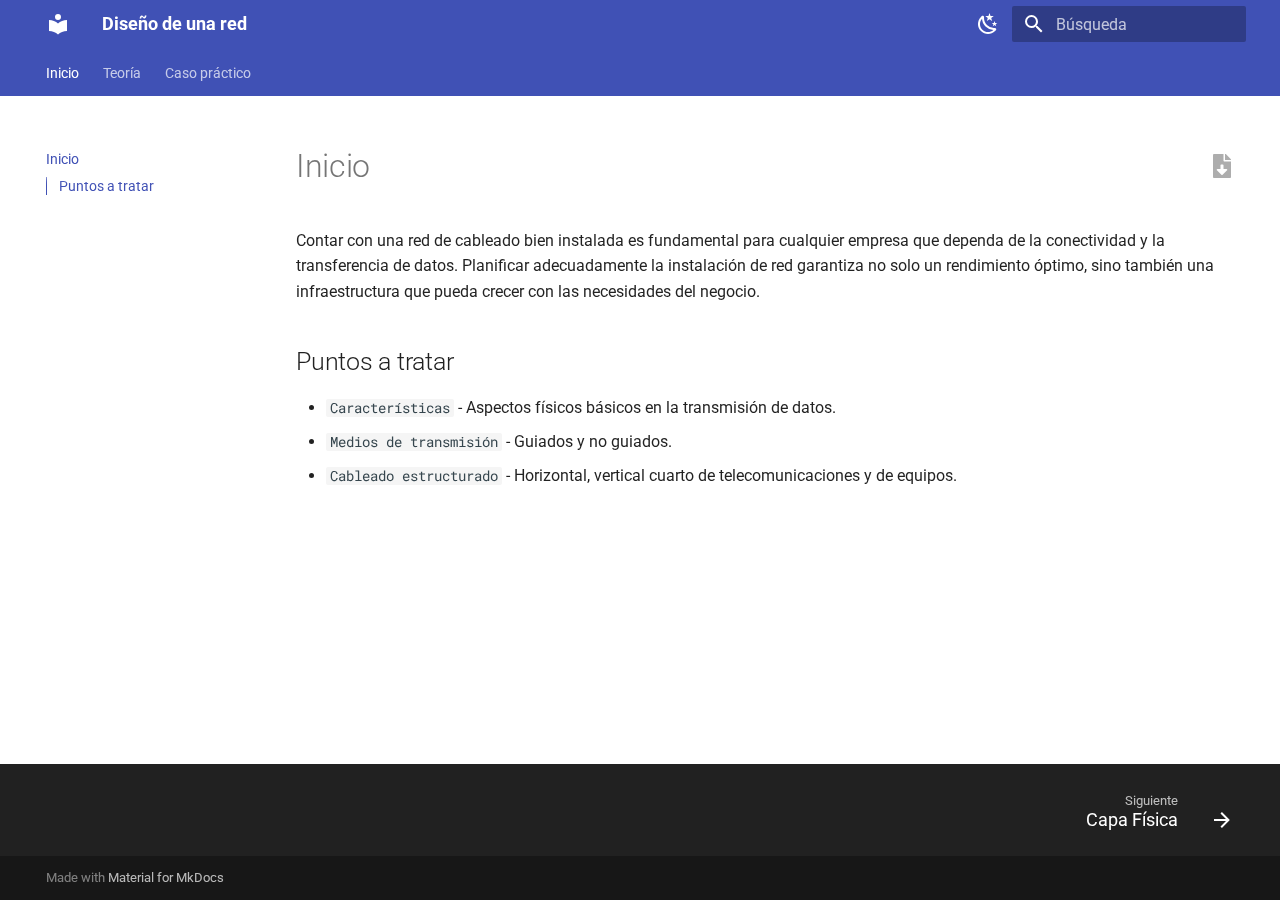
<file: docs/index.html>
<!doctype html>
<html lang="es" class="no-js">
  <head>
    
      <meta charset="utf-8">
      <meta name="viewport" content="width=device-width,initial-scale=1">
      
      
      
      
      
        <link rel="next" href="caracteristicas/">
      
      
      <link rel="icon" href="assets/images/favicon.png">
      <meta name="generator" content="mkdocs-1.6.1, mkdocs-material-9.6.23">
    
    
      
        <title>Diseño de una red</title>
      
    
    
      <link rel="stylesheet" href="assets/stylesheets/main.84d31ad4.min.css">
      
        
        <link rel="stylesheet" href="assets/stylesheets/palette.06af60db.min.css">
      
      


    
    
      
    
    
      
        
        
        <link rel="preconnect" href="https://fonts.gstatic.com" crossorigin>
        <link rel="stylesheet" href="https://fonts.googleapis.com/css?family=Roboto:300,300i,400,400i,700,700i%7CRoboto+Mono:400,400i,700,700i&display=fallback">
        <style>:root{--md-text-font:"Roboto";--md-code-font:"Roboto Mono"}</style>
      
    
    
    <script>__md_scope=new URL(".",location),__md_hash=e=>[...e].reduce(((e,_)=>(e<<5)-e+_.charCodeAt(0)),0),__md_get=(e,_=localStorage,t=__md_scope)=>JSON.parse(_.getItem(t.pathname+"."+e)),__md_set=(e,_,t=localStorage,a=__md_scope)=>{try{t.setItem(a.pathname+"."+e,JSON.stringify(_))}catch(e){}}</script>
    
      

    
    
    
  </head>
  
  
    
    
      
    
    
    
    
    <body dir="ltr" data-md-color-scheme="default" data-md-color-primary="indigo" data-md-color-accent="indigo">
  
    
    <input class="md-toggle" data-md-toggle="drawer" type="checkbox" id="__drawer" autocomplete="off">
    <input class="md-toggle" data-md-toggle="search" type="checkbox" id="__search" autocomplete="off">
    <label class="md-overlay" for="__drawer"></label>
    <div data-md-component="skip">
      
        
        <a href="#puntos-a-tratar" class="md-skip">
          Saltar a contenido
        </a>
      
    </div>
    <div data-md-component="announce">
      
    </div>
    
    
      

<header class="md-header" data-md-component="header">
  <nav class="md-header__inner md-grid" aria-label="Cabecera">
    <a href="." title="Diseño de una red" class="md-header__button md-logo" aria-label="Diseño de una red" data-md-component="logo">
      
  
  <svg xmlns="http://www.w3.org/2000/svg" viewBox="0 0 24 24"><path d="M12 8a3 3 0 0 0 3-3 3 3 0 0 0-3-3 3 3 0 0 0-3 3 3 3 0 0 0 3 3m0 3.54C9.64 9.35 6.5 8 3 8v11c3.5 0 6.64 1.35 9 3.54 2.36-2.19 5.5-3.54 9-3.54V8c-3.5 0-6.64 1.35-9 3.54"/></svg>

    </a>
    <label class="md-header__button md-icon" for="__drawer">
      
      <svg xmlns="http://www.w3.org/2000/svg" viewBox="0 0 24 24"><path d="M3 6h18v2H3zm0 5h18v2H3zm0 5h18v2H3z"/></svg>
    </label>
    <div class="md-header__title" data-md-component="header-title">
      <div class="md-header__ellipsis">
        <div class="md-header__topic">
          <span class="md-ellipsis">
            Diseño de una red
          </span>
        </div>
        <div class="md-header__topic" data-md-component="header-topic">
          <span class="md-ellipsis">
            
              Inicio
            
          </span>
        </div>
      </div>
    </div>
    
      
        <form class="md-header__option" data-md-component="palette">
  
    
    
    
    <input class="md-option" data-md-color-media="" data-md-color-scheme="default" data-md-color-primary="indigo" data-md-color-accent="indigo"  aria-label="Modo oscuro"  type="radio" name="__palette" id="__palette_0">
    
      <label class="md-header__button md-icon" title="Modo oscuro" for="__palette_1" hidden>
        <svg xmlns="http://www.w3.org/2000/svg" viewBox="0 0 24 24"><path d="m17.75 4.09-2.53 1.94.91 3.06-2.63-1.81-2.63 1.81.91-3.06-2.53-1.94L12.44 4l1.06-3 1.06 3zm3.5 6.91-1.64 1.25.59 1.98-1.7-1.17-1.7 1.17.59-1.98L15.75 11l2.06-.05L18.5 9l.69 1.95zm-2.28 4.95c.83-.08 1.72 1.1 1.19 1.85-.32.45-.66.87-1.08 1.27C15.17 23 8.84 23 4.94 19.07c-3.91-3.9-3.91-10.24 0-14.14.4-.4.82-.76 1.27-1.08.75-.53 1.93.36 1.85 1.19-.27 2.86.69 5.83 2.89 8.02a9.96 9.96 0 0 0 8.02 2.89m-1.64 2.02a12.08 12.08 0 0 1-7.8-3.47c-2.17-2.19-3.33-5-3.49-7.82-2.81 3.14-2.7 7.96.31 10.98 3.02 3.01 7.84 3.12 10.98.31"/></svg>
      </label>
    
  
    
    
    
    <input class="md-option" data-md-color-media="" data-md-color-scheme="slate" data-md-color-primary="indigo" data-md-color-accent="indigo"  aria-label="Modo claro"  type="radio" name="__palette" id="__palette_1">
    
      <label class="md-header__button md-icon" title="Modo claro" for="__palette_0" hidden>
        <svg xmlns="http://www.w3.org/2000/svg" viewBox="0 0 24 24"><path d="M12 7a5 5 0 0 1 5 5 5 5 0 0 1-5 5 5 5 0 0 1-5-5 5 5 0 0 1 5-5m0 2a3 3 0 0 0-3 3 3 3 0 0 0 3 3 3 3 0 0 0 3-3 3 3 0 0 0-3-3m0-7 2.39 3.42C13.65 5.15 12.84 5 12 5s-1.65.15-2.39.42zM3.34 7l4.16-.35A7.2 7.2 0 0 0 5.94 8.5c-.44.74-.69 1.5-.83 2.29zm.02 10 1.76-3.77a7.131 7.131 0 0 0 2.38 4.14zM20.65 7l-1.77 3.79a7.02 7.02 0 0 0-2.38-4.15zm-.01 10-4.14.36c.59-.51 1.12-1.14 1.54-1.86.42-.73.69-1.5.83-2.29zM12 22l-2.41-3.44c.74.27 1.55.44 2.41.44.82 0 1.63-.17 2.37-.44z"/></svg>
      </label>
    
  
</form>
      
    
    
      <script>var palette=__md_get("__palette");if(palette&&palette.color){if("(prefers-color-scheme)"===palette.color.media){var media=matchMedia("(prefers-color-scheme: light)"),input=document.querySelector(media.matches?"[data-md-color-media='(prefers-color-scheme: light)']":"[data-md-color-media='(prefers-color-scheme: dark)']");palette.color.media=input.getAttribute("data-md-color-media"),palette.color.scheme=input.getAttribute("data-md-color-scheme"),palette.color.primary=input.getAttribute("data-md-color-primary"),palette.color.accent=input.getAttribute("data-md-color-accent")}for(var[key,value]of Object.entries(palette.color))document.body.setAttribute("data-md-color-"+key,value)}</script>
    
    
    
      
      
        <label class="md-header__button md-icon" for="__search">
          
          <svg xmlns="http://www.w3.org/2000/svg" viewBox="0 0 24 24"><path d="M9.5 3A6.5 6.5 0 0 1 16 9.5c0 1.61-.59 3.09-1.56 4.23l.27.27h.79l5 5-1.5 1.5-5-5v-.79l-.27-.27A6.52 6.52 0 0 1 9.5 16 6.5 6.5 0 0 1 3 9.5 6.5 6.5 0 0 1 9.5 3m0 2C7 5 5 7 5 9.5S7 14 9.5 14 14 12 14 9.5 12 5 9.5 5"/></svg>
        </label>
        <div class="md-search" data-md-component="search" role="dialog">
  <label class="md-search__overlay" for="__search"></label>
  <div class="md-search__inner" role="search">
    <form class="md-search__form" name="search">
      <input type="text" class="md-search__input" name="query" aria-label="Búsqueda" placeholder="Búsqueda" autocapitalize="off" autocorrect="off" autocomplete="off" spellcheck="false" data-md-component="search-query" required>
      <label class="md-search__icon md-icon" for="__search">
        
        <svg xmlns="http://www.w3.org/2000/svg" viewBox="0 0 24 24"><path d="M9.5 3A6.5 6.5 0 0 1 16 9.5c0 1.61-.59 3.09-1.56 4.23l.27.27h.79l5 5-1.5 1.5-5-5v-.79l-.27-.27A6.52 6.52 0 0 1 9.5 16 6.5 6.5 0 0 1 3 9.5 6.5 6.5 0 0 1 9.5 3m0 2C7 5 5 7 5 9.5S7 14 9.5 14 14 12 14 9.5 12 5 9.5 5"/></svg>
        
        <svg xmlns="http://www.w3.org/2000/svg" viewBox="0 0 24 24"><path d="M20 11v2H8l5.5 5.5-1.42 1.42L4.16 12l7.92-7.92L13.5 5.5 8 11z"/></svg>
      </label>
      <nav class="md-search__options" aria-label="Buscar">
        
        <button type="reset" class="md-search__icon md-icon" title="Limpiar" aria-label="Limpiar" tabindex="-1">
          
          <svg xmlns="http://www.w3.org/2000/svg" viewBox="0 0 24 24"><path d="M19 6.41 17.59 5 12 10.59 6.41 5 5 6.41 10.59 12 5 17.59 6.41 19 12 13.41 17.59 19 19 17.59 13.41 12z"/></svg>
        </button>
      </nav>
      
        <div class="md-search__suggest" data-md-component="search-suggest"></div>
      
    </form>
    <div class="md-search__output">
      <div class="md-search__scrollwrap" tabindex="0" data-md-scrollfix>
        <div class="md-search-result" data-md-component="search-result">
          <div class="md-search-result__meta">
            Inicializando búsqueda
          </div>
          <ol class="md-search-result__list" role="presentation"></ol>
        </div>
      </div>
    </div>
  </div>
</div>
      
    
    
  </nav>
  
</header>
    
    <div class="md-container" data-md-component="container">
      
      
        
          
            
<nav class="md-tabs" aria-label="Pestañas" data-md-component="tabs">
  <div class="md-grid">
    <ul class="md-tabs__list">
      
        
  
  
  
    
  
  
    <li class="md-tabs__item md-tabs__item--active">
      <a href="." class="md-tabs__link">
        
  
  
    
  
  Inicio

      </a>
    </li>
  

      
        
  
  
  
  
    
    
      <li class="md-tabs__item">
        <a href="caracteristicas/" class="md-tabs__link">
          
  
  
  Teoría

        </a>
      </li>
    
  

      
        
  
  
  
  
    <li class="md-tabs__item">
      <a href="caso_practico/" class="md-tabs__link">
        
  
  
    
  
  Caso práctico

      </a>
    </li>
  

      
    </ul>
  </div>
</nav>
          
        
      
      <main class="md-main" data-md-component="main">
        <div class="md-main__inner md-grid">
          
            
              
              <div class="md-sidebar md-sidebar--primary" data-md-component="sidebar" data-md-type="navigation" >
                <div class="md-sidebar__scrollwrap">
                  <div class="md-sidebar__inner">
                    


  


  

<nav class="md-nav md-nav--primary md-nav--lifted md-nav--integrated" aria-label="Navegación" data-md-level="0">
  <label class="md-nav__title" for="__drawer">
    <a href="." title="Diseño de una red" class="md-nav__button md-logo" aria-label="Diseño de una red" data-md-component="logo">
      
  
  <svg xmlns="http://www.w3.org/2000/svg" viewBox="0 0 24 24"><path d="M12 8a3 3 0 0 0 3-3 3 3 0 0 0-3-3 3 3 0 0 0-3 3 3 3 0 0 0 3 3m0 3.54C9.64 9.35 6.5 8 3 8v11c3.5 0 6.64 1.35 9 3.54 2.36-2.19 5.5-3.54 9-3.54V8c-3.5 0-6.64 1.35-9 3.54"/></svg>

    </a>
    Diseño de una red
  </label>
  
  <ul class="md-nav__list" data-md-scrollfix>
    
      
      
  
  
    
  
  
  
    <li class="md-nav__item md-nav__item--active">
      
      <input class="md-nav__toggle md-toggle" type="checkbox" id="__toc">
      
      
      
        <label class="md-nav__link md-nav__link--active" for="__toc">
          
  
  
  <span class="md-ellipsis">
    Inicio
    
  </span>
  

          <span class="md-nav__icon md-icon"></span>
        </label>
      
      <a href="." class="md-nav__link md-nav__link--active">
        
  
  
  <span class="md-ellipsis">
    Inicio
    
  </span>
  

      </a>
      
        

<nav class="md-nav md-nav--secondary" aria-label="Tabla de contenidos">
  
  
  
  
    <label class="md-nav__title" for="__toc">
      <span class="md-nav__icon md-icon"></span>
      Tabla de contenidos
    </label>
    <ul class="md-nav__list" data-md-component="toc" data-md-scrollfix>
      
        <li class="md-nav__item">
  <a href="#puntos-a-tratar" class="md-nav__link">
    <span class="md-ellipsis">
      Puntos a tratar
    </span>
  </a>
  
</li>
      
    </ul>
  
</nav>
      
    </li>
  

    
      
      
  
  
  
  
    
    
    
    
      
      
    
    
    <li class="md-nav__item md-nav__item--nested">
      
        
        
          
        
        <input class="md-nav__toggle md-toggle md-toggle--indeterminate" type="checkbox" id="__nav_2" >
        
          
          <label class="md-nav__link" for="__nav_2" id="__nav_2_label" tabindex="0">
            
  
  
  <span class="md-ellipsis">
    Teoría
    
  </span>
  

            <span class="md-nav__icon md-icon"></span>
          </label>
        
        <nav class="md-nav" data-md-level="1" aria-labelledby="__nav_2_label" aria-expanded="false">
          <label class="md-nav__title" for="__nav_2">
            <span class="md-nav__icon md-icon"></span>
            Teoría
          </label>
          <ul class="md-nav__list" data-md-scrollfix>
            
              
                
  
  
  
  
    <li class="md-nav__item">
      <a href="caracteristicas/" class="md-nav__link">
        
  
  
  <span class="md-ellipsis">
    Capa Física
    
  </span>
  

      </a>
    </li>
  

              
            
              
                
  
  
  
  
    <li class="md-nav__item">
      <a href="Cableado/" class="md-nav__link">
        
  
  
  <span class="md-ellipsis">
    Medios de transmision
    
  </span>
  

      </a>
    </li>
  

              
            
              
                
  
  
  
  
    <li class="md-nav__item">
      <a href="cableado_estructurado/" class="md-nav__link">
        
  
  
  <span class="md-ellipsis">
    Cableado estructurado
    
  </span>
  

      </a>
    </li>
  

              
            
          </ul>
        </nav>
      
    </li>
  

    
      
      
  
  
  
  
    <li class="md-nav__item">
      <a href="caso_practico/" class="md-nav__link">
        
  
  
  <span class="md-ellipsis">
    Caso práctico
    
  </span>
  

      </a>
    </li>
  

    
  </ul>
</nav>
                  </div>
                </div>
              </div>
            
            
          
          
            <div class="md-content" data-md-component="content">
              <article class="md-content__inner md-typeset"><a class="md-content__button md-icon" download href="pdf\combined.pdf" title="PDF Export"><svg style="height: 1.2rem; width: 1.2rem;" viewBox="0 0 384 512" xmlns="http://www.w3.org/2000/svg"><path d="M224 136V0H24C10.7 0 0 10.7 0 24v464c0 13.3 10.7 24 24 24h336c13.3 0 24-10.7 24-24V160H248c-13.2 0-24-10.8-24-24zm76.45 211.36l-96.42 95.7c-6.65 6.61-17.39 6.61-24.04 0l-96.42-95.7C73.42 337.29 80.54 320 94.82 320H160v-80c0-8.84 7.16-16 16-16h32c8.84 0 16 7.16 16 16v80h65.18c14.28 0 21.4 17.29 11.27 27.36zM377 105L279.1 7c-4.5-4.5-10.6-7-17-7H256v128h128v-6.1c0-6.3-2.5-12.4-7-16.9z"></path></svg></a>
                
                  



  <h1>Inicio</h1>

<p>Contar con una red de cableado bien instalada es fundamental para cualquier empresa que dependa de la conectividad y la transferencia de datos. Planificar adecuadamente la instalación de red garantiza no solo un rendimiento óptimo, sino también una infraestructura que pueda crecer con las necesidades del negocio.</p>
<h2 id="puntos-a-tratar">Puntos a tratar<a class="headerlink" href="#puntos-a-tratar" title="Permanent link">&para;</a></h2>
<ul>
<li><code>Características</code> - Aspectos físicos básicos en la transmisión de datos.</li>
<li><code>Medios de transmisión</code> - Guiados y no guiados.</li>
<li><code>Cableado estructurado</code> - Horizontal, vertical cuarto de telecomunicaciones y de equipos.</li>
</ul>












                
              </article>
            </div>
          
          
<script>var target=document.getElementById(location.hash.slice(1));target&&target.name&&(target.checked=target.name.startsWith("__tabbed_"))</script>
        </div>
        
      </main>
      
        <footer class="md-footer">
  
    
      
      <nav class="md-footer__inner md-grid" aria-label="Pie" >
        
        
          
          <a href="caracteristicas/" class="md-footer__link md-footer__link--next" aria-label="Siguiente: Capa Física">
            <div class="md-footer__title">
              <span class="md-footer__direction">
                Siguiente
              </span>
              <div class="md-ellipsis">
                Capa Física
              </div>
            </div>
            <div class="md-footer__button md-icon">
              
              <svg xmlns="http://www.w3.org/2000/svg" viewBox="0 0 24 24"><path d="M4 11v2h12l-5.5 5.5 1.42 1.42L19.84 12l-7.92-7.92L10.5 5.5 16 11z"/></svg>
            </div>
          </a>
        
      </nav>
    
  
  <div class="md-footer-meta md-typeset">
    <div class="md-footer-meta__inner md-grid">
      <div class="md-copyright">
  
  
    Made with
    <a href="https://squidfunk.github.io/mkdocs-material/" target="_blank" rel="noopener">
      Material for MkDocs
    </a>
  
</div>
      
    </div>
  </div>
</footer>
      
    </div>
    <div class="md-dialog" data-md-component="dialog">
      <div class="md-dialog__inner md-typeset"></div>
    </div>
    
    
    
      
      <script id="__config" type="application/json">{"base": ".", "features": ["navigation.tabs", "navigation.expand", "search.suggest", "search.highlight", "content.code.copy", "content.code.annotate", "navigation.footer", "toc.integrate", "palette.toggle"], "search": "assets/javascripts/workers/search.973d3a69.min.js", "tags": null, "translations": {"clipboard.copied": "Copiado al portapapeles", "clipboard.copy": "Copiar al portapapeles", "search.result.more.one": "1 m\u00e1s en esta p\u00e1gina", "search.result.more.other": "# m\u00e1s en esta p\u00e1gina", "search.result.none": "No se encontraron documentos", "search.result.one": "1 documento encontrado", "search.result.other": "# documentos encontrados", "search.result.placeholder": "Teclee para comenzar b\u00fasqueda", "search.result.term.missing": "Falta", "select.version": "Seleccionar versi\u00f3n"}, "version": null}</script>
    
    
      <script src="assets/javascripts/bundle.f55a23d4.min.js"></script>
      
    
  </body>
</html>
</file>
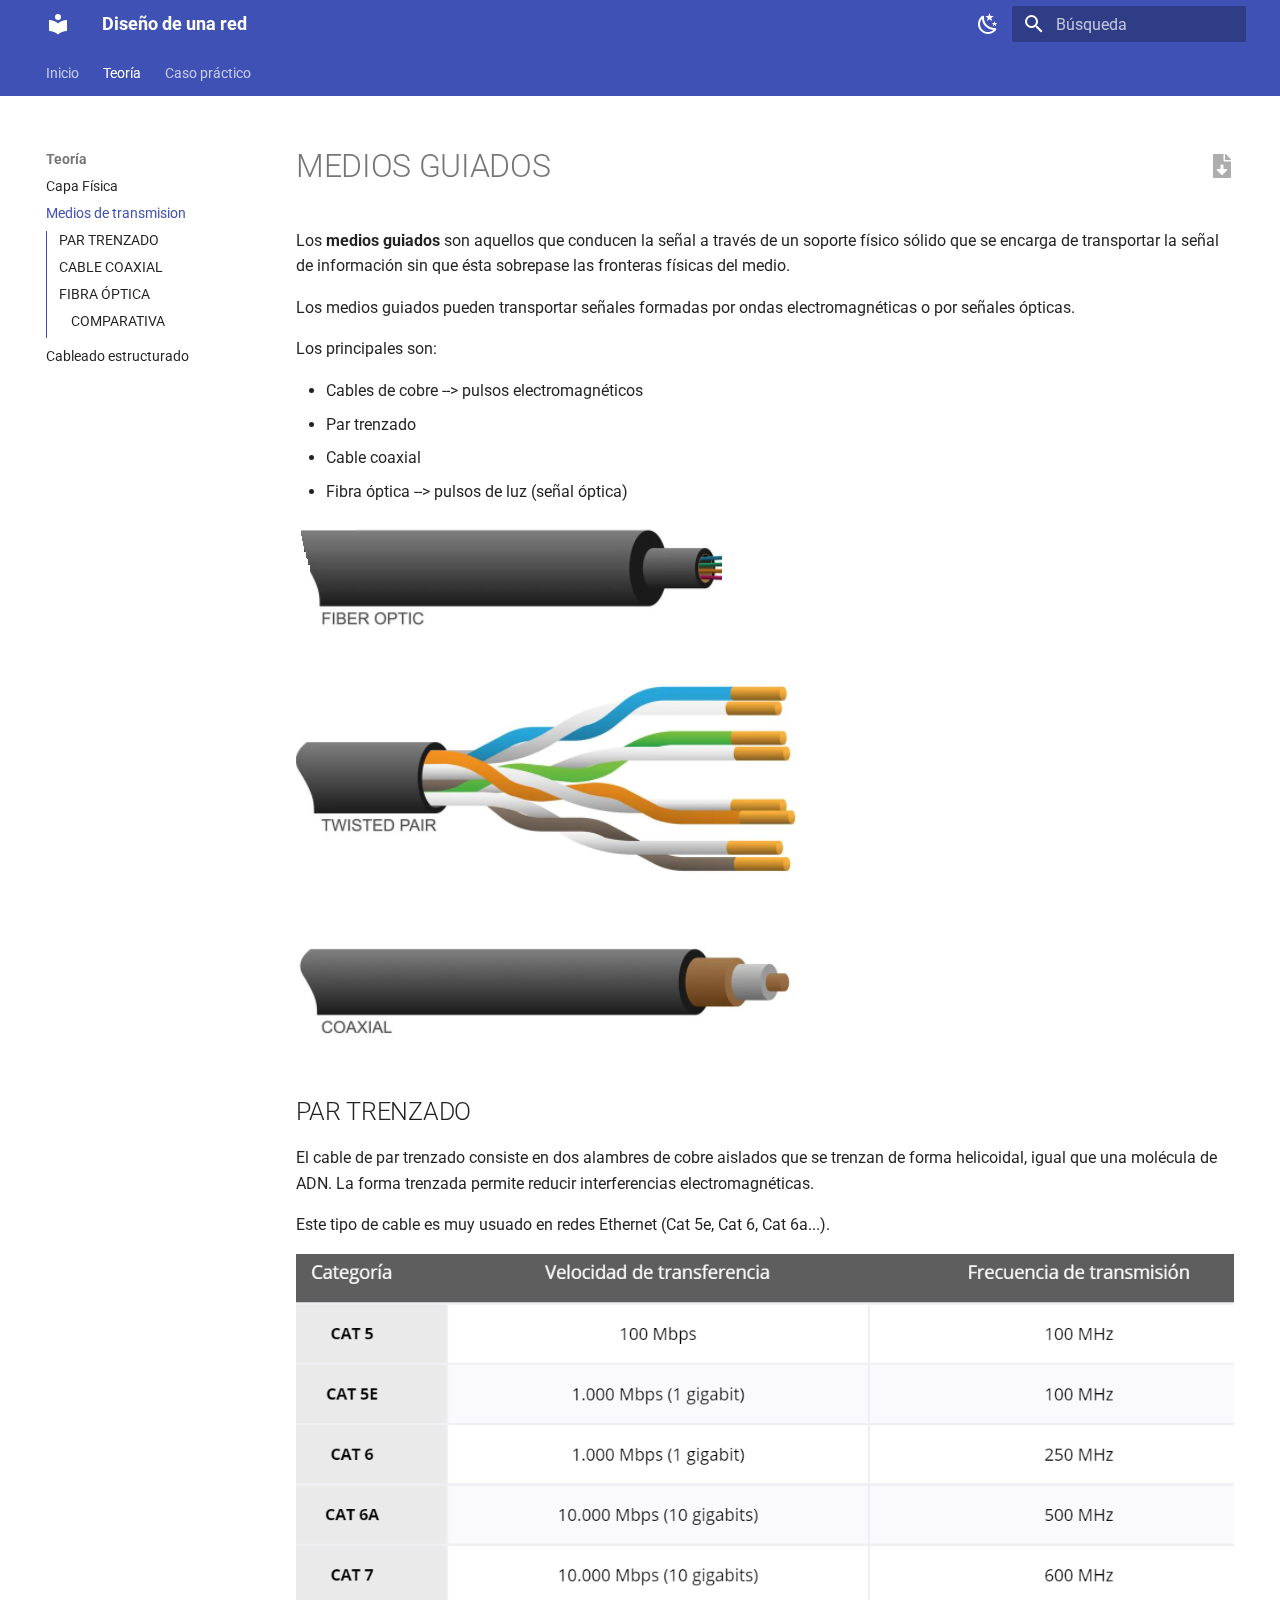
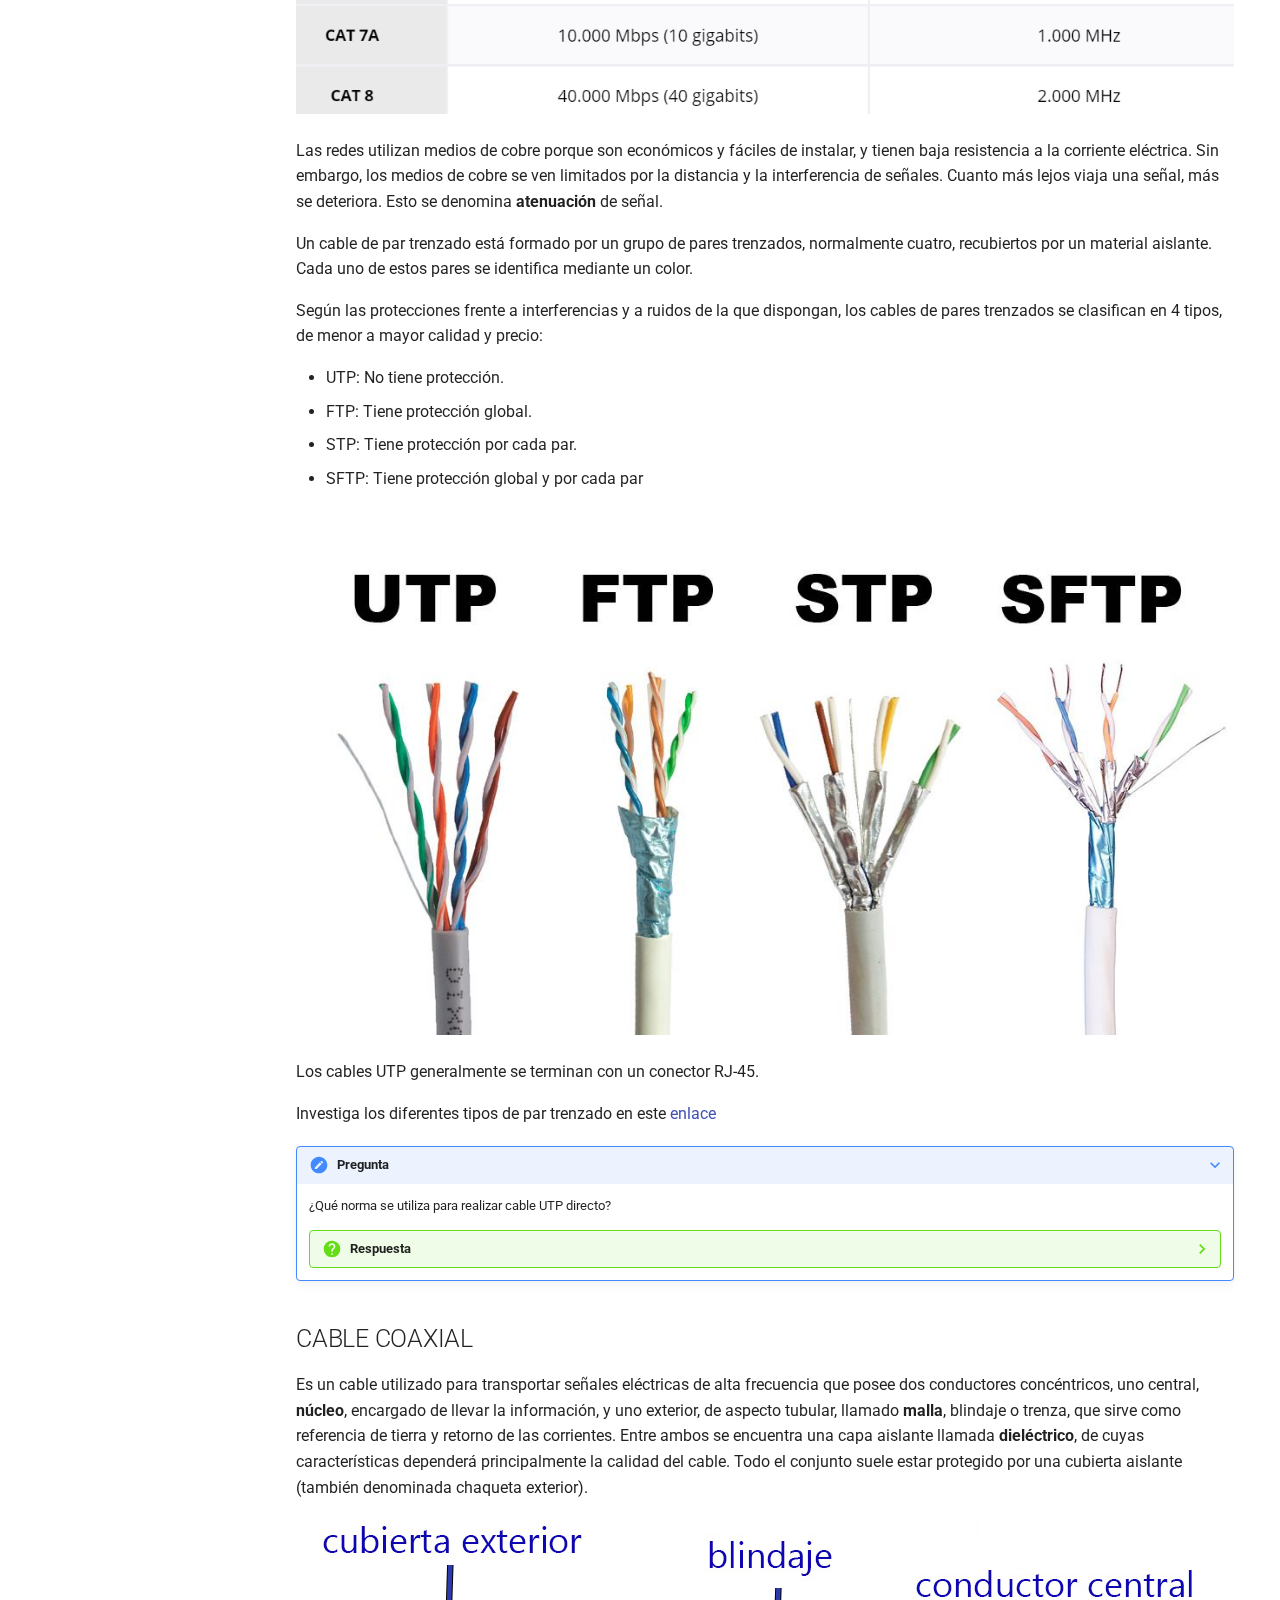
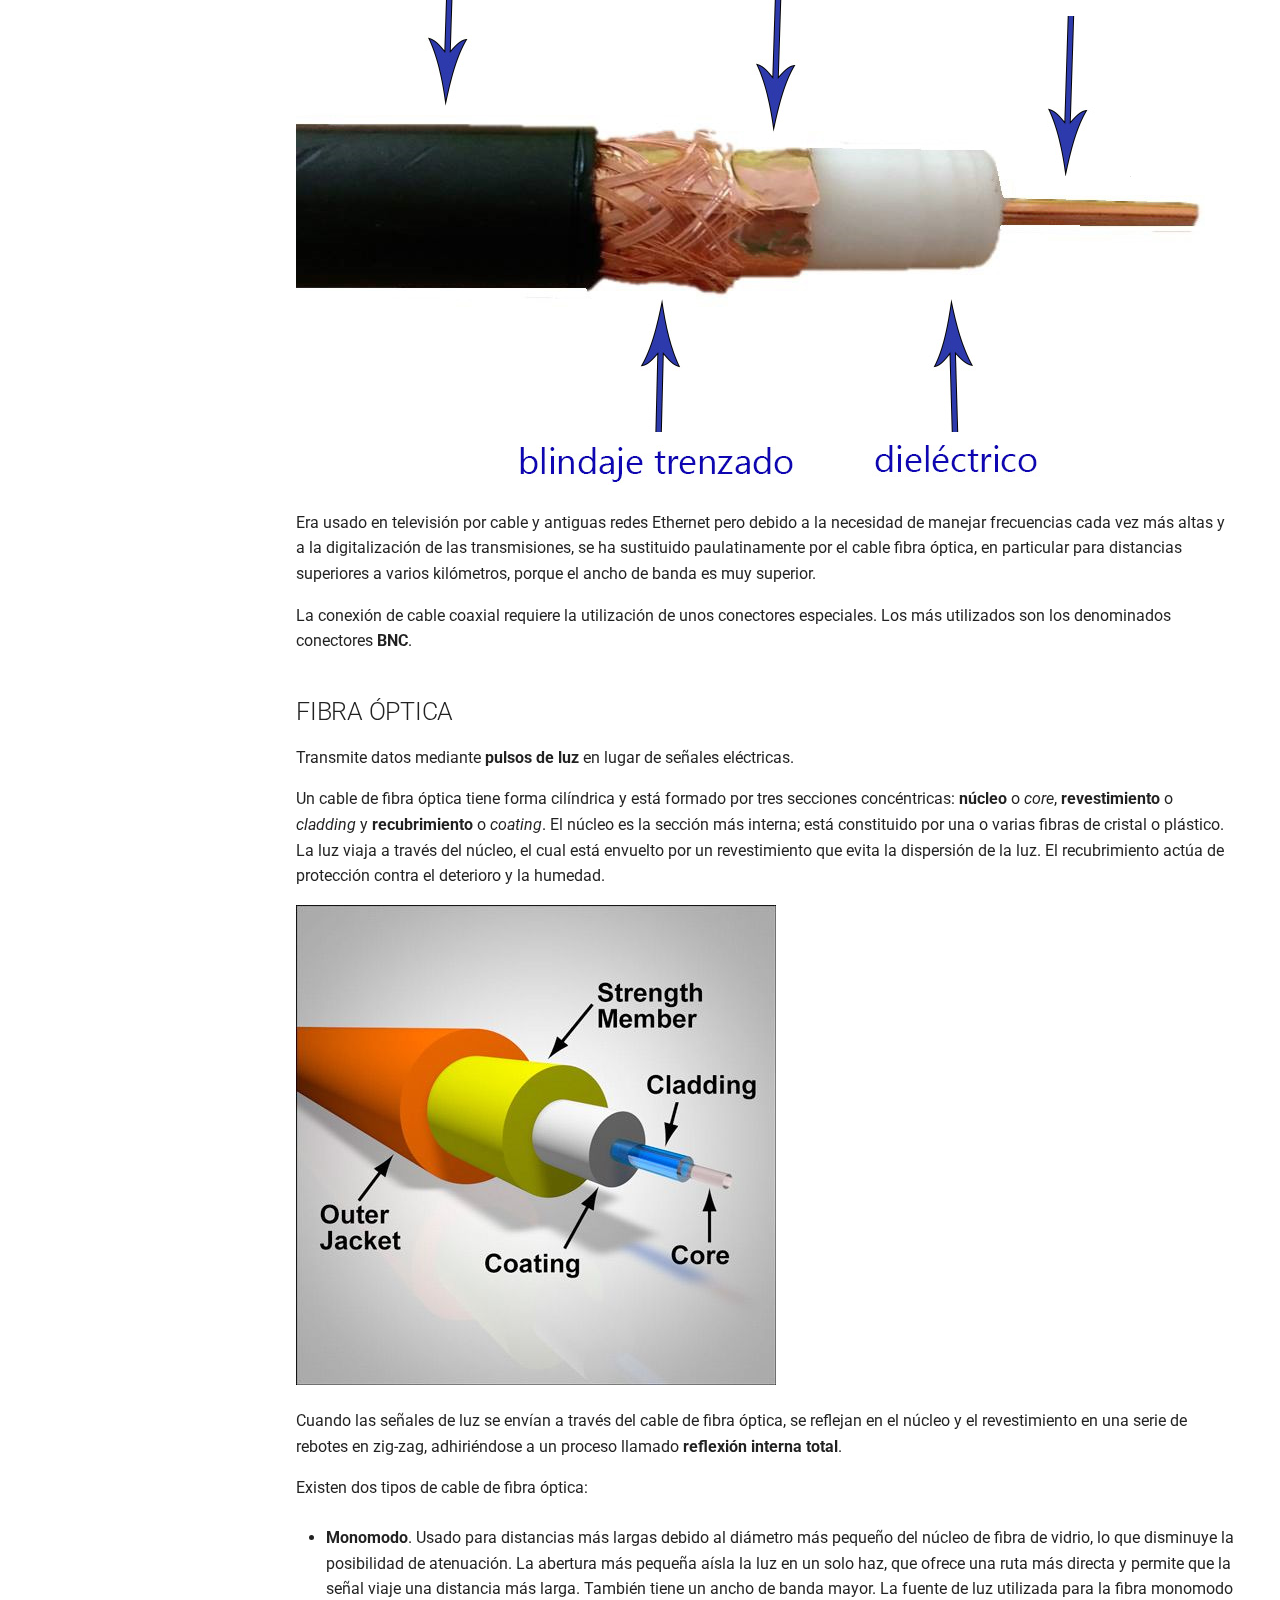
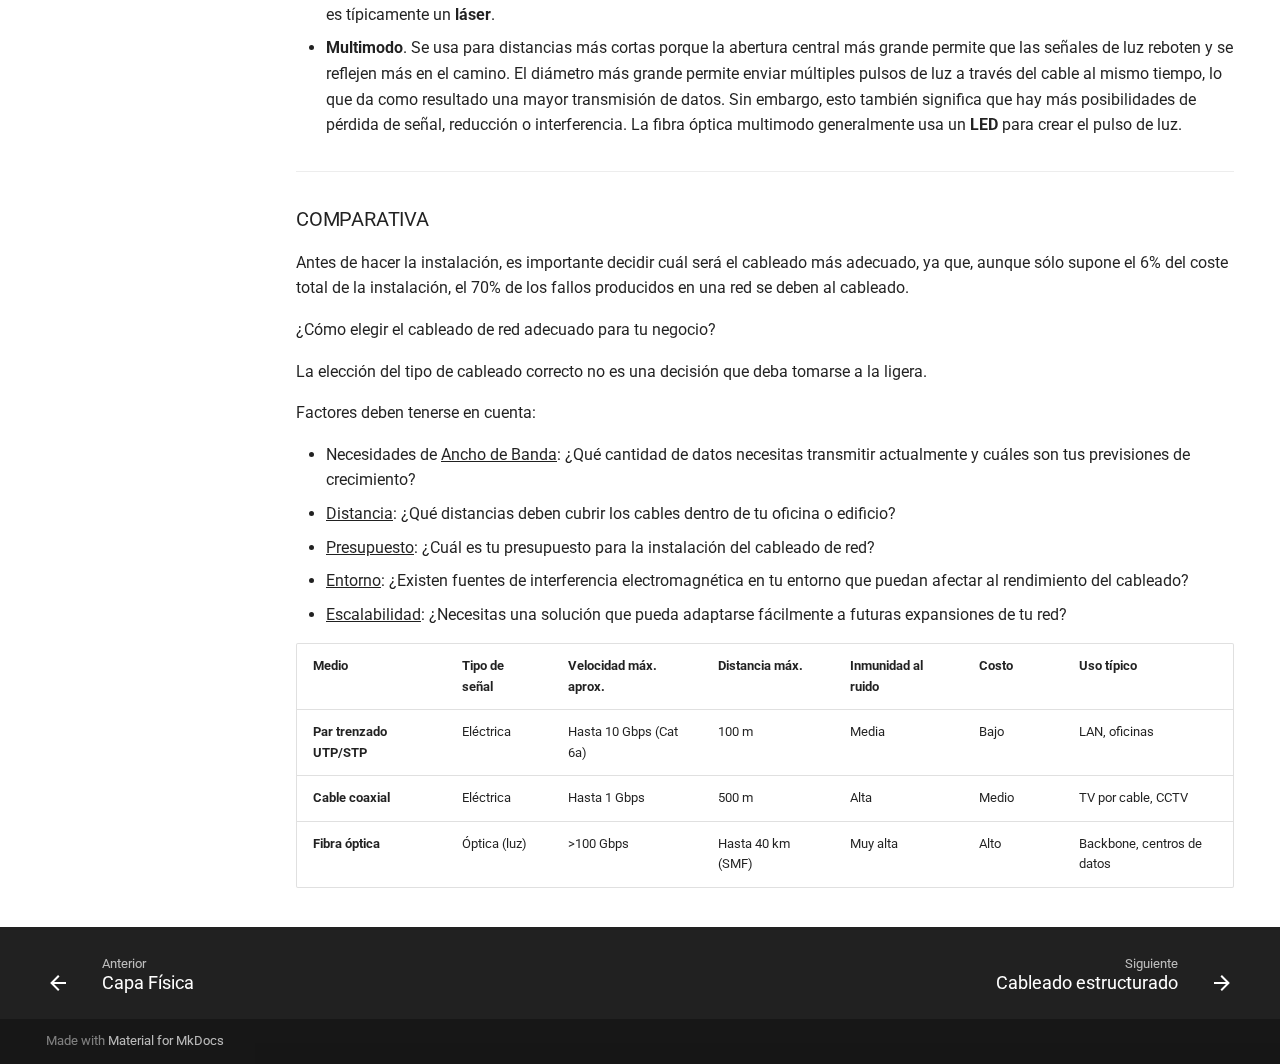
<file: docs/Cableado/index.html>
<!doctype html>
<html lang="es" class="no-js">
  <head>
    
      <meta charset="utf-8">
      <meta name="viewport" content="width=device-width,initial-scale=1">
      
      
      
      
        <link rel="prev" href="../caracteristicas/">
      
      
        <link rel="next" href="../cableado_estructurado/">
      
      
      <link rel="icon" href="../assets/images/favicon.png">
      <meta name="generator" content="mkdocs-1.6.1, mkdocs-material-9.6.23">
    
    
      
        <title>Medios de transmision - Diseño de una red</title>
      
    
    
      <link rel="stylesheet" href="../assets/stylesheets/main.84d31ad4.min.css">
      
        
        <link rel="stylesheet" href="../assets/stylesheets/palette.06af60db.min.css">
      
      


    
    
      
    
    
      
        
        
        <link rel="preconnect" href="https://fonts.gstatic.com" crossorigin>
        <link rel="stylesheet" href="https://fonts.googleapis.com/css?family=Roboto:300,300i,400,400i,700,700i%7CRoboto+Mono:400,400i,700,700i&display=fallback">
        <style>:root{--md-text-font:"Roboto";--md-code-font:"Roboto Mono"}</style>
      
    
    
    <script>__md_scope=new URL("..",location),__md_hash=e=>[...e].reduce(((e,_)=>(e<<5)-e+_.charCodeAt(0)),0),__md_get=(e,_=localStorage,t=__md_scope)=>JSON.parse(_.getItem(t.pathname+"."+e)),__md_set=(e,_,t=localStorage,a=__md_scope)=>{try{t.setItem(a.pathname+"."+e,JSON.stringify(_))}catch(e){}}</script>
    
      

    
    
    
  </head>
  
  
    
    
      
    
    
    
    
    <body dir="ltr" data-md-color-scheme="default" data-md-color-primary="indigo" data-md-color-accent="indigo">
  
    
    <input class="md-toggle" data-md-toggle="drawer" type="checkbox" id="__drawer" autocomplete="off">
    <input class="md-toggle" data-md-toggle="search" type="checkbox" id="__search" autocomplete="off">
    <label class="md-overlay" for="__drawer"></label>
    <div data-md-component="skip">
      
        
        <a href="#medios-guiados" class="md-skip">
          Saltar a contenido
        </a>
      
    </div>
    <div data-md-component="announce">
      
    </div>
    
    
      

<header class="md-header" data-md-component="header">
  <nav class="md-header__inner md-grid" aria-label="Cabecera">
    <a href=".." title="Diseño de una red" class="md-header__button md-logo" aria-label="Diseño de una red" data-md-component="logo">
      
  
  <svg xmlns="http://www.w3.org/2000/svg" viewBox="0 0 24 24"><path d="M12 8a3 3 0 0 0 3-3 3 3 0 0 0-3-3 3 3 0 0 0-3 3 3 3 0 0 0 3 3m0 3.54C9.64 9.35 6.5 8 3 8v11c3.5 0 6.64 1.35 9 3.54 2.36-2.19 5.5-3.54 9-3.54V8c-3.5 0-6.64 1.35-9 3.54"/></svg>

    </a>
    <label class="md-header__button md-icon" for="__drawer">
      
      <svg xmlns="http://www.w3.org/2000/svg" viewBox="0 0 24 24"><path d="M3 6h18v2H3zm0 5h18v2H3zm0 5h18v2H3z"/></svg>
    </label>
    <div class="md-header__title" data-md-component="header-title">
      <div class="md-header__ellipsis">
        <div class="md-header__topic">
          <span class="md-ellipsis">
            Diseño de una red
          </span>
        </div>
        <div class="md-header__topic" data-md-component="header-topic">
          <span class="md-ellipsis">
            
              Medios de transmision
            
          </span>
        </div>
      </div>
    </div>
    
      
        <form class="md-header__option" data-md-component="palette">
  
    
    
    
    <input class="md-option" data-md-color-media="" data-md-color-scheme="default" data-md-color-primary="indigo" data-md-color-accent="indigo"  aria-label="Modo oscuro"  type="radio" name="__palette" id="__palette_0">
    
      <label class="md-header__button md-icon" title="Modo oscuro" for="__palette_1" hidden>
        <svg xmlns="http://www.w3.org/2000/svg" viewBox="0 0 24 24"><path d="m17.75 4.09-2.53 1.94.91 3.06-2.63-1.81-2.63 1.81.91-3.06-2.53-1.94L12.44 4l1.06-3 1.06 3zm3.5 6.91-1.64 1.25.59 1.98-1.7-1.17-1.7 1.17.59-1.98L15.75 11l2.06-.05L18.5 9l.69 1.95zm-2.28 4.95c.83-.08 1.72 1.1 1.19 1.85-.32.45-.66.87-1.08 1.27C15.17 23 8.84 23 4.94 19.07c-3.91-3.9-3.91-10.24 0-14.14.4-.4.82-.76 1.27-1.08.75-.53 1.93.36 1.85 1.19-.27 2.86.69 5.83 2.89 8.02a9.96 9.96 0 0 0 8.02 2.89m-1.64 2.02a12.08 12.08 0 0 1-7.8-3.47c-2.17-2.19-3.33-5-3.49-7.82-2.81 3.14-2.7 7.96.31 10.98 3.02 3.01 7.84 3.12 10.98.31"/></svg>
      </label>
    
  
    
    
    
    <input class="md-option" data-md-color-media="" data-md-color-scheme="slate" data-md-color-primary="indigo" data-md-color-accent="indigo"  aria-label="Modo claro"  type="radio" name="__palette" id="__palette_1">
    
      <label class="md-header__button md-icon" title="Modo claro" for="__palette_0" hidden>
        <svg xmlns="http://www.w3.org/2000/svg" viewBox="0 0 24 24"><path d="M12 7a5 5 0 0 1 5 5 5 5 0 0 1-5 5 5 5 0 0 1-5-5 5 5 0 0 1 5-5m0 2a3 3 0 0 0-3 3 3 3 0 0 0 3 3 3 3 0 0 0 3-3 3 3 0 0 0-3-3m0-7 2.39 3.42C13.65 5.15 12.84 5 12 5s-1.65.15-2.39.42zM3.34 7l4.16-.35A7.2 7.2 0 0 0 5.94 8.5c-.44.74-.69 1.5-.83 2.29zm.02 10 1.76-3.77a7.131 7.131 0 0 0 2.38 4.14zM20.65 7l-1.77 3.79a7.02 7.02 0 0 0-2.38-4.15zm-.01 10-4.14.36c.59-.51 1.12-1.14 1.54-1.86.42-.73.69-1.5.83-2.29zM12 22l-2.41-3.44c.74.27 1.55.44 2.41.44.82 0 1.63-.17 2.37-.44z"/></svg>
      </label>
    
  
</form>
      
    
    
      <script>var palette=__md_get("__palette");if(palette&&palette.color){if("(prefers-color-scheme)"===palette.color.media){var media=matchMedia("(prefers-color-scheme: light)"),input=document.querySelector(media.matches?"[data-md-color-media='(prefers-color-scheme: light)']":"[data-md-color-media='(prefers-color-scheme: dark)']");palette.color.media=input.getAttribute("data-md-color-media"),palette.color.scheme=input.getAttribute("data-md-color-scheme"),palette.color.primary=input.getAttribute("data-md-color-primary"),palette.color.accent=input.getAttribute("data-md-color-accent")}for(var[key,value]of Object.entries(palette.color))document.body.setAttribute("data-md-color-"+key,value)}</script>
    
    
    
      
      
        <label class="md-header__button md-icon" for="__search">
          
          <svg xmlns="http://www.w3.org/2000/svg" viewBox="0 0 24 24"><path d="M9.5 3A6.5 6.5 0 0 1 16 9.5c0 1.61-.59 3.09-1.56 4.23l.27.27h.79l5 5-1.5 1.5-5-5v-.79l-.27-.27A6.52 6.52 0 0 1 9.5 16 6.5 6.5 0 0 1 3 9.5 6.5 6.5 0 0 1 9.5 3m0 2C7 5 5 7 5 9.5S7 14 9.5 14 14 12 14 9.5 12 5 9.5 5"/></svg>
        </label>
        <div class="md-search" data-md-component="search" role="dialog">
  <label class="md-search__overlay" for="__search"></label>
  <div class="md-search__inner" role="search">
    <form class="md-search__form" name="search">
      <input type="text" class="md-search__input" name="query" aria-label="Búsqueda" placeholder="Búsqueda" autocapitalize="off" autocorrect="off" autocomplete="off" spellcheck="false" data-md-component="search-query" required>
      <label class="md-search__icon md-icon" for="__search">
        
        <svg xmlns="http://www.w3.org/2000/svg" viewBox="0 0 24 24"><path d="M9.5 3A6.5 6.5 0 0 1 16 9.5c0 1.61-.59 3.09-1.56 4.23l.27.27h.79l5 5-1.5 1.5-5-5v-.79l-.27-.27A6.52 6.52 0 0 1 9.5 16 6.5 6.5 0 0 1 3 9.5 6.5 6.5 0 0 1 9.5 3m0 2C7 5 5 7 5 9.5S7 14 9.5 14 14 12 14 9.5 12 5 9.5 5"/></svg>
        
        <svg xmlns="http://www.w3.org/2000/svg" viewBox="0 0 24 24"><path d="M20 11v2H8l5.5 5.5-1.42 1.42L4.16 12l7.92-7.92L13.5 5.5 8 11z"/></svg>
      </label>
      <nav class="md-search__options" aria-label="Buscar">
        
        <button type="reset" class="md-search__icon md-icon" title="Limpiar" aria-label="Limpiar" tabindex="-1">
          
          <svg xmlns="http://www.w3.org/2000/svg" viewBox="0 0 24 24"><path d="M19 6.41 17.59 5 12 10.59 6.41 5 5 6.41 10.59 12 5 17.59 6.41 19 12 13.41 17.59 19 19 17.59 13.41 12z"/></svg>
        </button>
      </nav>
      
        <div class="md-search__suggest" data-md-component="search-suggest"></div>
      
    </form>
    <div class="md-search__output">
      <div class="md-search__scrollwrap" tabindex="0" data-md-scrollfix>
        <div class="md-search-result" data-md-component="search-result">
          <div class="md-search-result__meta">
            Inicializando búsqueda
          </div>
          <ol class="md-search-result__list" role="presentation"></ol>
        </div>
      </div>
    </div>
  </div>
</div>
      
    
    
  </nav>
  
</header>
    
    <div class="md-container" data-md-component="container">
      
      
        
          
            
<nav class="md-tabs" aria-label="Pestañas" data-md-component="tabs">
  <div class="md-grid">
    <ul class="md-tabs__list">
      
        
  
  
  
  
    <li class="md-tabs__item">
      <a href=".." class="md-tabs__link">
        
  
  
    
  
  Inicio

      </a>
    </li>
  

      
        
  
  
  
    
  
  
    
    
      <li class="md-tabs__item md-tabs__item--active">
        <a href="../caracteristicas/" class="md-tabs__link">
          
  
  
  Teoría

        </a>
      </li>
    
  

      
        
  
  
  
  
    <li class="md-tabs__item">
      <a href="../caso_practico/" class="md-tabs__link">
        
  
  
    
  
  Caso práctico

      </a>
    </li>
  

      
    </ul>
  </div>
</nav>
          
        
      
      <main class="md-main" data-md-component="main">
        <div class="md-main__inner md-grid">
          
            
              
              <div class="md-sidebar md-sidebar--primary" data-md-component="sidebar" data-md-type="navigation" >
                <div class="md-sidebar__scrollwrap">
                  <div class="md-sidebar__inner">
                    


  


  

<nav class="md-nav md-nav--primary md-nav--lifted md-nav--integrated" aria-label="Navegación" data-md-level="0">
  <label class="md-nav__title" for="__drawer">
    <a href=".." title="Diseño de una red" class="md-nav__button md-logo" aria-label="Diseño de una red" data-md-component="logo">
      
  
  <svg xmlns="http://www.w3.org/2000/svg" viewBox="0 0 24 24"><path d="M12 8a3 3 0 0 0 3-3 3 3 0 0 0-3-3 3 3 0 0 0-3 3 3 3 0 0 0 3 3m0 3.54C9.64 9.35 6.5 8 3 8v11c3.5 0 6.64 1.35 9 3.54 2.36-2.19 5.5-3.54 9-3.54V8c-3.5 0-6.64 1.35-9 3.54"/></svg>

    </a>
    Diseño de una red
  </label>
  
  <ul class="md-nav__list" data-md-scrollfix>
    
      
      
  
  
  
  
    <li class="md-nav__item">
      <a href=".." class="md-nav__link">
        
  
  
  <span class="md-ellipsis">
    Inicio
    
  </span>
  

      </a>
    </li>
  

    
      
      
  
  
    
  
  
  
    
    
    
    
      
        
        
      
      
    
    
    <li class="md-nav__item md-nav__item--active md-nav__item--section md-nav__item--nested">
      
        
        
        <input class="md-nav__toggle md-toggle " type="checkbox" id="__nav_2" checked>
        
          
          <label class="md-nav__link" for="__nav_2" id="__nav_2_label" tabindex="">
            
  
  
  <span class="md-ellipsis">
    Teoría
    
  </span>
  

            <span class="md-nav__icon md-icon"></span>
          </label>
        
        <nav class="md-nav" data-md-level="1" aria-labelledby="__nav_2_label" aria-expanded="true">
          <label class="md-nav__title" for="__nav_2">
            <span class="md-nav__icon md-icon"></span>
            Teoría
          </label>
          <ul class="md-nav__list" data-md-scrollfix>
            
              
                
  
  
  
  
    <li class="md-nav__item">
      <a href="../caracteristicas/" class="md-nav__link">
        
  
  
  <span class="md-ellipsis">
    Capa Física
    
  </span>
  

      </a>
    </li>
  

              
            
              
                
  
  
    
  
  
  
    <li class="md-nav__item md-nav__item--active">
      
      <input class="md-nav__toggle md-toggle" type="checkbox" id="__toc">
      
      
        
      
      
        <label class="md-nav__link md-nav__link--active" for="__toc">
          
  
  
  <span class="md-ellipsis">
    Medios de transmision
    
  </span>
  

          <span class="md-nav__icon md-icon"></span>
        </label>
      
      <a href="./" class="md-nav__link md-nav__link--active">
        
  
  
  <span class="md-ellipsis">
    Medios de transmision
    
  </span>
  

      </a>
      
        

<nav class="md-nav md-nav--secondary" aria-label="Tabla de contenidos">
  
  
  
    
  
  
    <label class="md-nav__title" for="__toc">
      <span class="md-nav__icon md-icon"></span>
      Tabla de contenidos
    </label>
    <ul class="md-nav__list" data-md-component="toc" data-md-scrollfix>
      
        <li class="md-nav__item">
  <a href="#par-trenzado" class="md-nav__link">
    <span class="md-ellipsis">
      PAR TRENZADO
    </span>
  </a>
  
</li>
      
        <li class="md-nav__item">
  <a href="#cable-coaxial" class="md-nav__link">
    <span class="md-ellipsis">
      CABLE COAXIAL
    </span>
  </a>
  
</li>
      
        <li class="md-nav__item">
  <a href="#fibra-optica" class="md-nav__link">
    <span class="md-ellipsis">
      FIBRA ÓPTICA
    </span>
  </a>
  
    <nav class="md-nav" aria-label="FIBRA ÓPTICA">
      <ul class="md-nav__list">
        
          <li class="md-nav__item">
  <a href="#comparativa" class="md-nav__link">
    <span class="md-ellipsis">
      COMPARATIVA
    </span>
  </a>
  
</li>
        
      </ul>
    </nav>
  
</li>
      
    </ul>
  
</nav>
      
    </li>
  

              
            
              
                
  
  
  
  
    <li class="md-nav__item">
      <a href="../cableado_estructurado/" class="md-nav__link">
        
  
  
  <span class="md-ellipsis">
    Cableado estructurado
    
  </span>
  

      </a>
    </li>
  

              
            
          </ul>
        </nav>
      
    </li>
  

    
      
      
  
  
  
  
    <li class="md-nav__item">
      <a href="../caso_practico/" class="md-nav__link">
        
  
  
  <span class="md-ellipsis">
    Caso práctico
    
  </span>
  

      </a>
    </li>
  

    
  </ul>
</nav>
                  </div>
                </div>
              </div>
            
            
          
          
            <div class="md-content" data-md-component="content">
              <article class="md-content__inner md-typeset"><a class="md-content__button md-icon" download href="..\pdf\combined.pdf" title="PDF Export"><svg style="height: 1.2rem; width: 1.2rem;" viewBox="0 0 384 512" xmlns="http://www.w3.org/2000/svg"><path d="M224 136V0H24C10.7 0 0 10.7 0 24v464c0 13.3 10.7 24 24 24h336c13.3 0 24-10.7 24-24V160H248c-13.2 0-24-10.8-24-24zm76.45 211.36l-96.42 95.7c-6.65 6.61-17.39 6.61-24.04 0l-96.42-95.7C73.42 337.29 80.54 320 94.82 320H160v-80c0-8.84 7.16-16 16-16h32c8.84 0 16 7.16 16 16v80h65.18c14.28 0 21.4 17.29 11.27 27.36zM377 105L279.1 7c-4.5-4.5-10.6-7-17-7H256v128h128v-6.1c0-6.3-2.5-12.4-7-16.9z"></path></svg></a>
                
                  



<h1 id="medios-guiados">MEDIOS GUIADOS<a class="headerlink" href="#medios-guiados" title="Permanent link">&para;</a></h1>
<p>Los <strong>medios guiados</strong> son aquellos que conducen la señal a través de un soporte físico sólido que se encarga de transportar la señal de información sin que ésta sobrepase las fronteras físicas del medio.</p>
<p>Los medios  guiados pueden transportar señales formadas por ondas electromagnéticas o por señales ópticas.</p>
<p>Los principales son:</p>
<ul>
<li>Cables de cobre  --&gt;  pulsos electromagnéticos</li>
<li>Par trenzado</li>
<li>Cable coaxial</li>
<li>Fibra óptica --&gt; pulsos de luz (señal óptica)</li>
</ul>
<p><img alt="imagen 1" src="../imagenes/cables.png" /></p>
<h2 id="par-trenzado">PAR TRENZADO<a class="headerlink" href="#par-trenzado" title="Permanent link">&para;</a></h2>
<p>El cable de par trenzado consiste en dos alambres de cobre aislados que se trenzan de forma helicoidal, igual que una molécula de ADN. La forma trenzada permite reducir interferencias electromagnéticas. </p>
<p>Este tipo de cable es muy usuado en redes Ethernet (Cat 5e, Cat 6, Cat 6a...).</p>
<p><img alt="Imagen 2" src="../imagenes/categorias.png" /></p>
<p>Las redes utilizan medios de cobre porque son económicos y fáciles de instalar, y tienen baja resistencia a la corriente eléctrica. Sin embargo, los medios de cobre se ven limitados por la distancia y la interferencia de señales. Cuanto más lejos viaja una señal, más se deteriora. Esto se denomina <strong>atenuación</strong> de señal.</p>
<p>Un cable de par trenzado está formado por un grupo de pares trenzados, normalmente cuatro, recubiertos por un material aislante. Cada uno de estos pares se identifica mediante un color.</p>
<p>Según las protecciones frente a interferencias y a ruidos de la que dispongan, los cables de pares trenzados se clasifican en 4 tipos, de menor a mayor calidad y precio:</p>
<ul>
<li>UTP: No tiene protección.</li>
<li>FTP: Tiene protección global.</li>
<li>STP: Tiene protección por cada par.</li>
<li>SFTP: Tiene protección global y por cada par</li>
</ul>
<p><img alt="Imagen 3" src="../imagenes/par_trenzado.jpg" /></p>
<p>Los cables UTP generalmente se terminan con un conector RJ-45.</p>
<p>Investiga los diferentes tipos de par trenzado en este <a href="https://www.redeszone.net/tutoriales/redes-cable/guia-cable-red-ethernet-elegir/">enlace</a></p>
<details class="note" open="open">
<summary>Pregunta</summary>
<p>¿Qué norma se utiliza para realizar cable UTP directo?</p>
<details class="question">
<summary>Respuesta</summary>
<p>TIA/EIA-568B en ambos extremos</p>
</details>
</details>
<h2 id="cable-coaxial">CABLE COAXIAL<a class="headerlink" href="#cable-coaxial" title="Permanent link">&para;</a></h2>
<p>Es un cable utilizado para transportar señales eléctricas de alta frecuencia que posee dos conductores concéntricos, uno central, <strong>núcleo</strong>, encargado de llevar la información, y uno exterior, de aspecto tubular, llamado <strong>malla</strong>, blindaje o trenza, que sirve como referencia de tierra y retorno de las corrientes. Entre ambos se encuentra una capa aislante llamada <strong>dieléctrico</strong>, de cuyas características dependerá principalmente la calidad del cable. Todo el conjunto suele estar protegido por una cubierta aislante (también denominada chaqueta exterior).</p>
<p><img alt="Imagen 4" src="../imagenes/coaxial.png" /></p>
<p>Era usado en televisión por cable y antiguas redes Ethernet pero debido a la necesidad de manejar frecuencias cada vez más altas y a la digitalización de las transmisiones, se ha sustituido paulatinamente por el cable fibra óptica, en particular para distancias superiores a varios kilómetros, porque el ancho de banda es muy superior.</p>
<p>La conexión de cable coaxial requiere la utilización de unos conectores especiales. Los más utilizados son los denominados conectores <strong>BNC</strong>.</p>
<h2 id="fibra-optica">FIBRA ÓPTICA<a class="headerlink" href="#fibra-optica" title="Permanent link">&para;</a></h2>
<p>Transmite datos mediante <strong>pulsos de luz</strong> en lugar de señales eléctricas.</p>
<p>Un cable de fibra óptica tiene forma cilíndrica y está formado por tres secciones concéntricas: <strong>núcleo</strong> o <em>core</em>, <strong>revestimiento</strong> o <em>cladding</em> y <strong>recubrimiento</strong> o <em>coating</em>. El núcleo es la sección más interna; está constituido por una o varias fibras de cristal o plástico. La luz viaja a través del núcleo, el cual está envuelto por un revestimiento que evita la dispersión de la luz. El recubrimiento actúa de protección contra el deterioro y la humedad.</p>
<p><img alt="Imagen 5" src="../imagenes/fibra_optica.jpg" /></p>
<p>Cuando las señales de luz se envían a través del cable de fibra óptica, se reflejan en el núcleo y el revestimiento en una serie de rebotes en zig-zag, adhiriéndose a un proceso llamado <strong>reflexión interna total</strong>.</p>
<p>Existen dos tipos de cable de fibra óptica:</p>
<ul>
<li>
<p><strong>Monomodo</strong>. Usado para distancias más largas debido al diámetro más pequeño del núcleo de fibra de vidrio, lo que disminuye la posibilidad de atenuación. La abertura más pequeña aísla la luz en un solo haz, que ofrece una ruta más directa y permite que la señal viaje una distancia más larga. También tiene un ancho de banda mayor. La fuente de luz utilizada para la fibra monomodo es típicamente un <strong>láser</strong>.</p>
</li>
<li>
<p><strong>Multimodo</strong>. Se usa para distancias más cortas porque la abertura central más grande permite que las señales de luz reboten y se reflejen más en el camino. El diámetro más grande permite enviar múltiples pulsos de luz a través del cable al mismo tiempo, lo que da como resultado una mayor transmisión de datos. Sin embargo, esto también significa que hay más posibilidades de pérdida de señal, reducción o interferencia. La fibra óptica multimodo generalmente usa un <strong>LED</strong> para crear el pulso de luz. </p>
</li>
</ul>
<hr />
<h3 id="comparativa">COMPARATIVA<a class="headerlink" href="#comparativa" title="Permanent link">&para;</a></h3>
<p>Antes de hacer la instalación, es importante decidir cuál será el cableado  más adecuado, ya que, aunque sólo supone el 6% del coste total de la instalación, el 70% de los fallos producidos en una red se deben al cableado.</p>
<p>¿Cómo elegir el cableado de red adecuado para tu negocio?</p>
<p>La elección del tipo de cableado correcto no es una decisión que deba tomarse a la ligera. </p>
<p>Factores deben tenerse en cuenta:</p>
<ul>
<li>Necesidades de <ins>Ancho de Banda</ins>: ¿Qué cantidad de datos necesitas transmitir actualmente y cuáles son tus previsiones de crecimiento?</li>
<li><ins>Distancia</ins>: ¿Qué distancias deben cubrir los cables dentro de tu oficina o edificio?</li>
<li><ins>Presupuesto</ins>: ¿Cuál es tu presupuesto para la instalación del cableado de red?</li>
<li><ins>Entorno</ins>: ¿Existen fuentes de interferencia electromagnética en tu entorno que puedan afectar al rendimiento del cableado?</li>
<li><ins>Escalabilidad</ins>: ¿Necesitas una solución que pueda adaptarse fácilmente a futuras expansiones de tu red?</li>
</ul>
<table>
<thead>
<tr>
<th>Medio</th>
<th>Tipo de señal</th>
<th>Velocidad máx. aprox.</th>
<th>Distancia máx.</th>
<th>Inmunidad al ruido</th>
<th>Costo</th>
<th>Uso típico</th>
</tr>
</thead>
<tbody>
<tr>
<td><strong>Par trenzado UTP/STP</strong></td>
<td>Eléctrica</td>
<td>Hasta 10 Gbps (Cat 6a)</td>
<td>100 m</td>
<td>Media</td>
<td>Bajo</td>
<td>LAN, oficinas</td>
</tr>
<tr>
<td><strong>Cable coaxial</strong></td>
<td>Eléctrica</td>
<td>Hasta 1 Gbps</td>
<td>500 m</td>
<td>Alta</td>
<td>Medio</td>
<td>TV por cable, CCTV</td>
</tr>
<tr>
<td><strong>Fibra óptica</strong></td>
<td>Óptica (luz)</td>
<td>&gt;100 Gbps</td>
<td>Hasta 40 km (SMF)</td>
<td>Muy alta</td>
<td>Alto</td>
<td>Backbone, centros de datos</td>
</tr>
</tbody>
</table>












                
              </article>
            </div>
          
          
<script>var target=document.getElementById(location.hash.slice(1));target&&target.name&&(target.checked=target.name.startsWith("__tabbed_"))</script>
        </div>
        
      </main>
      
        <footer class="md-footer">
  
    
      
      <nav class="md-footer__inner md-grid" aria-label="Pie" >
        
          
          <a href="../caracteristicas/" class="md-footer__link md-footer__link--prev" aria-label="Anterior: Capa Física">
            <div class="md-footer__button md-icon">
              
              <svg xmlns="http://www.w3.org/2000/svg" viewBox="0 0 24 24"><path d="M20 11v2H8l5.5 5.5-1.42 1.42L4.16 12l7.92-7.92L13.5 5.5 8 11z"/></svg>
            </div>
            <div class="md-footer__title">
              <span class="md-footer__direction">
                Anterior
              </span>
              <div class="md-ellipsis">
                Capa Física
              </div>
            </div>
          </a>
        
        
          
          <a href="../cableado_estructurado/" class="md-footer__link md-footer__link--next" aria-label="Siguiente: Cableado estructurado">
            <div class="md-footer__title">
              <span class="md-footer__direction">
                Siguiente
              </span>
              <div class="md-ellipsis">
                Cableado estructurado
              </div>
            </div>
            <div class="md-footer__button md-icon">
              
              <svg xmlns="http://www.w3.org/2000/svg" viewBox="0 0 24 24"><path d="M4 11v2h12l-5.5 5.5 1.42 1.42L19.84 12l-7.92-7.92L10.5 5.5 16 11z"/></svg>
            </div>
          </a>
        
      </nav>
    
  
  <div class="md-footer-meta md-typeset">
    <div class="md-footer-meta__inner md-grid">
      <div class="md-copyright">
  
  
    Made with
    <a href="https://squidfunk.github.io/mkdocs-material/" target="_blank" rel="noopener">
      Material for MkDocs
    </a>
  
</div>
      
    </div>
  </div>
</footer>
      
    </div>
    <div class="md-dialog" data-md-component="dialog">
      <div class="md-dialog__inner md-typeset"></div>
    </div>
    
    
    
      
      <script id="__config" type="application/json">{"base": "..", "features": ["navigation.tabs", "navigation.expand", "search.suggest", "search.highlight", "content.code.copy", "content.code.annotate", "navigation.footer", "toc.integrate", "palette.toggle"], "search": "../assets/javascripts/workers/search.973d3a69.min.js", "tags": null, "translations": {"clipboard.copied": "Copiado al portapapeles", "clipboard.copy": "Copiar al portapapeles", "search.result.more.one": "1 m\u00e1s en esta p\u00e1gina", "search.result.more.other": "# m\u00e1s en esta p\u00e1gina", "search.result.none": "No se encontraron documentos", "search.result.one": "1 documento encontrado", "search.result.other": "# documentos encontrados", "search.result.placeholder": "Teclee para comenzar b\u00fasqueda", "search.result.term.missing": "Falta", "select.version": "Seleccionar versi\u00f3n"}, "version": null}</script>
    
    
      <script src="../assets/javascripts/bundle.f55a23d4.min.js"></script>
      
    
  </body>
</html>
</file>
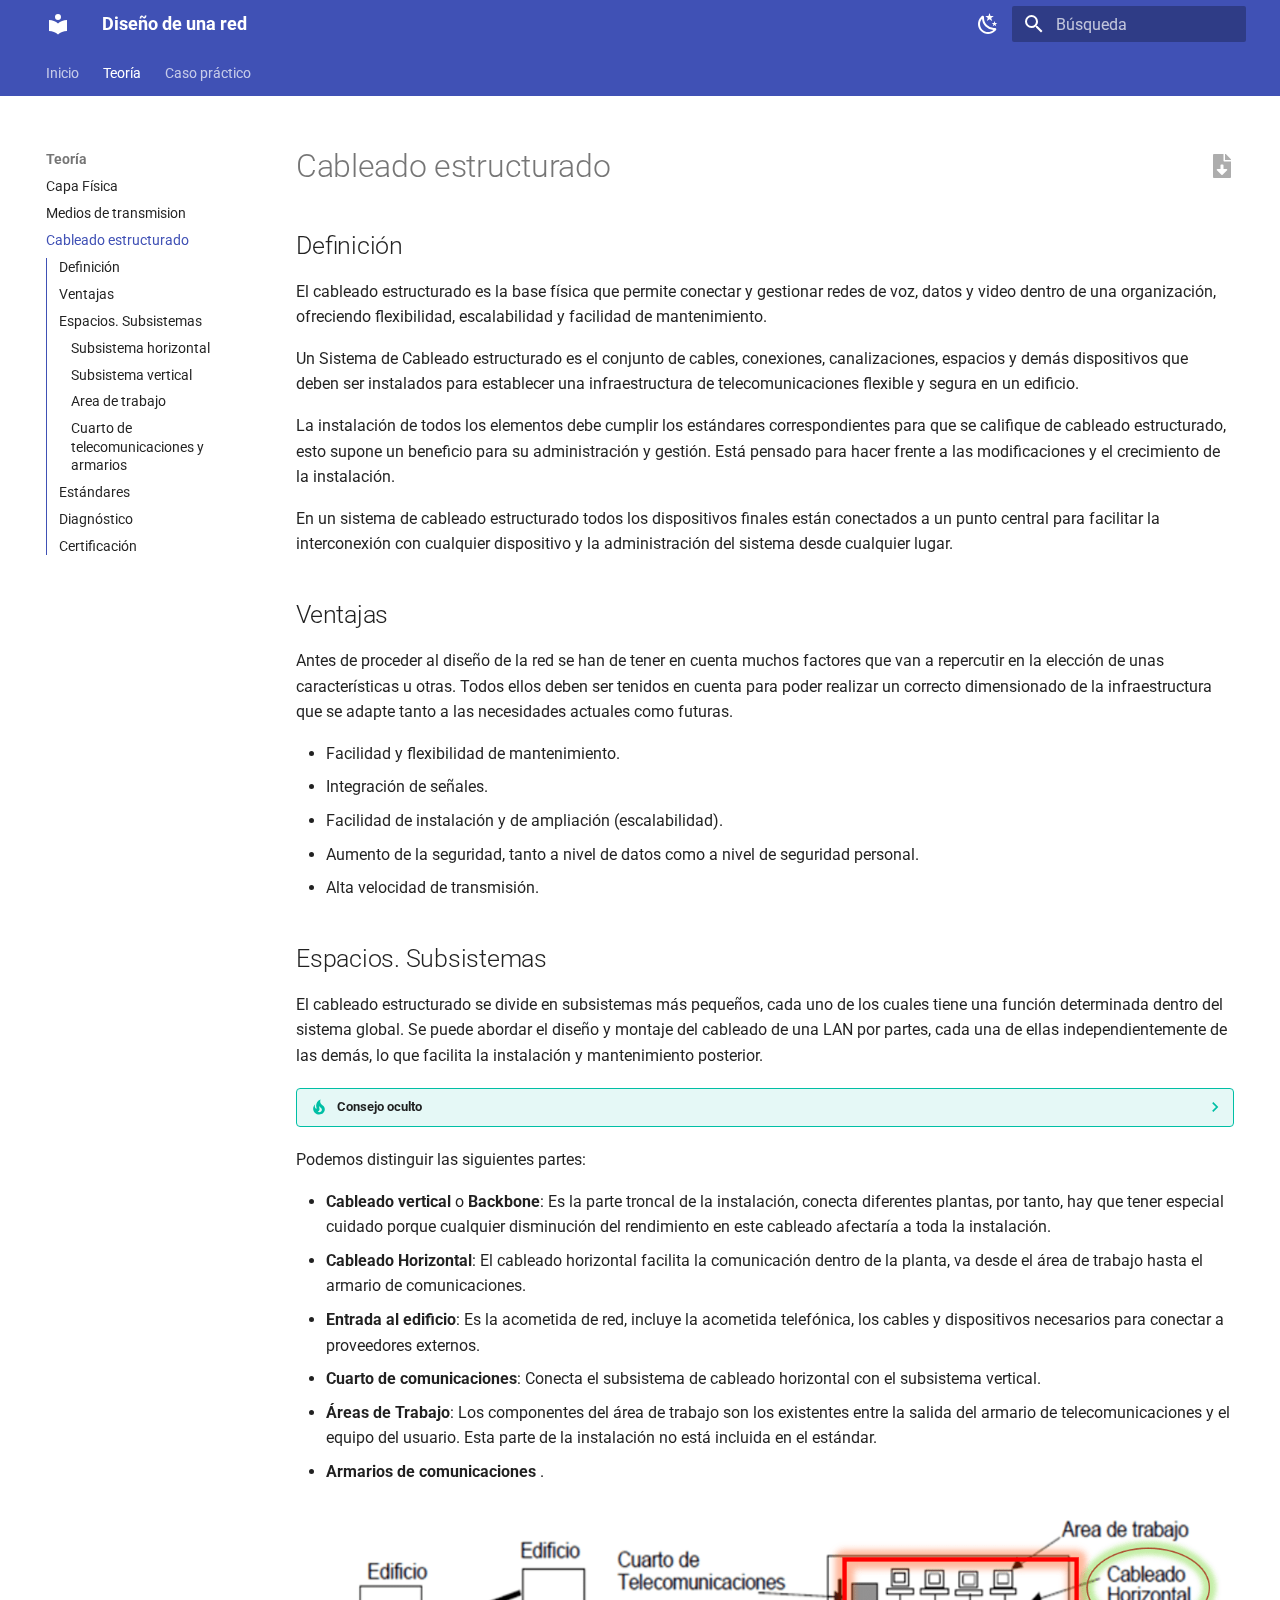
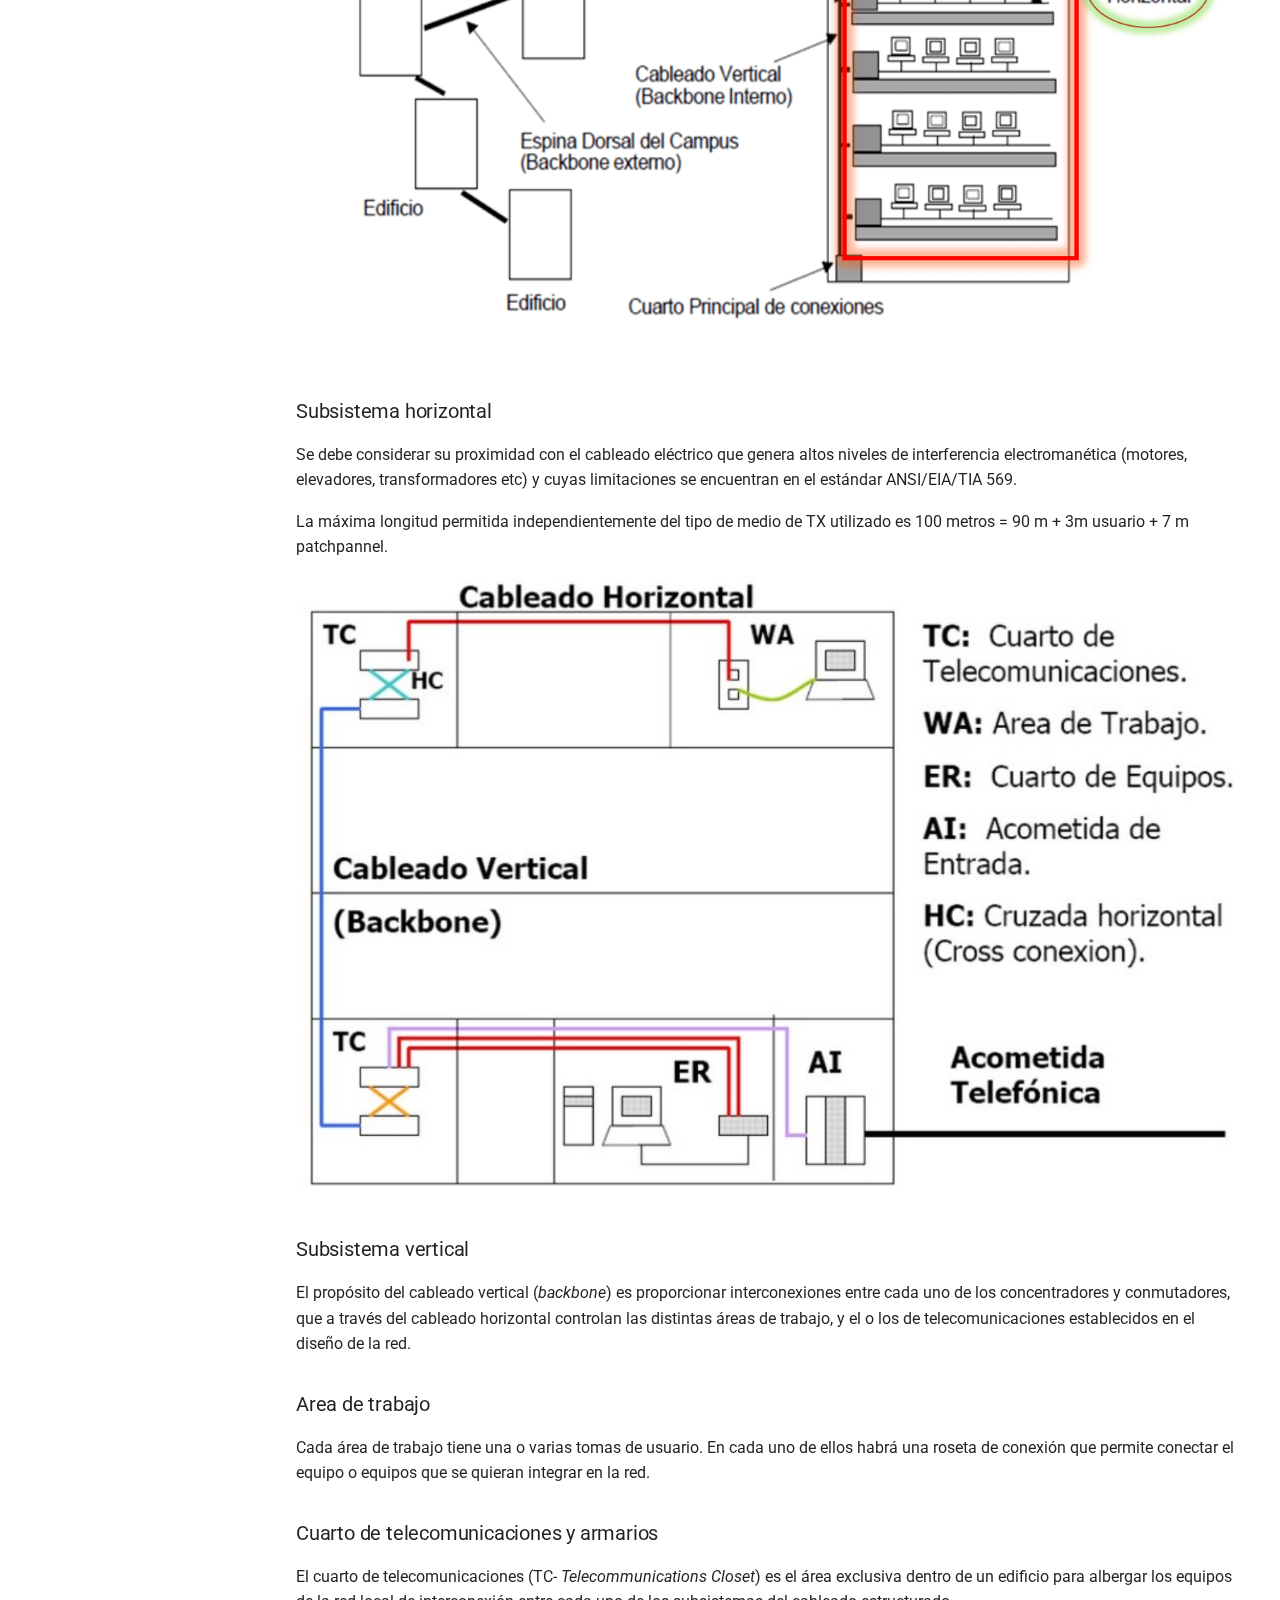
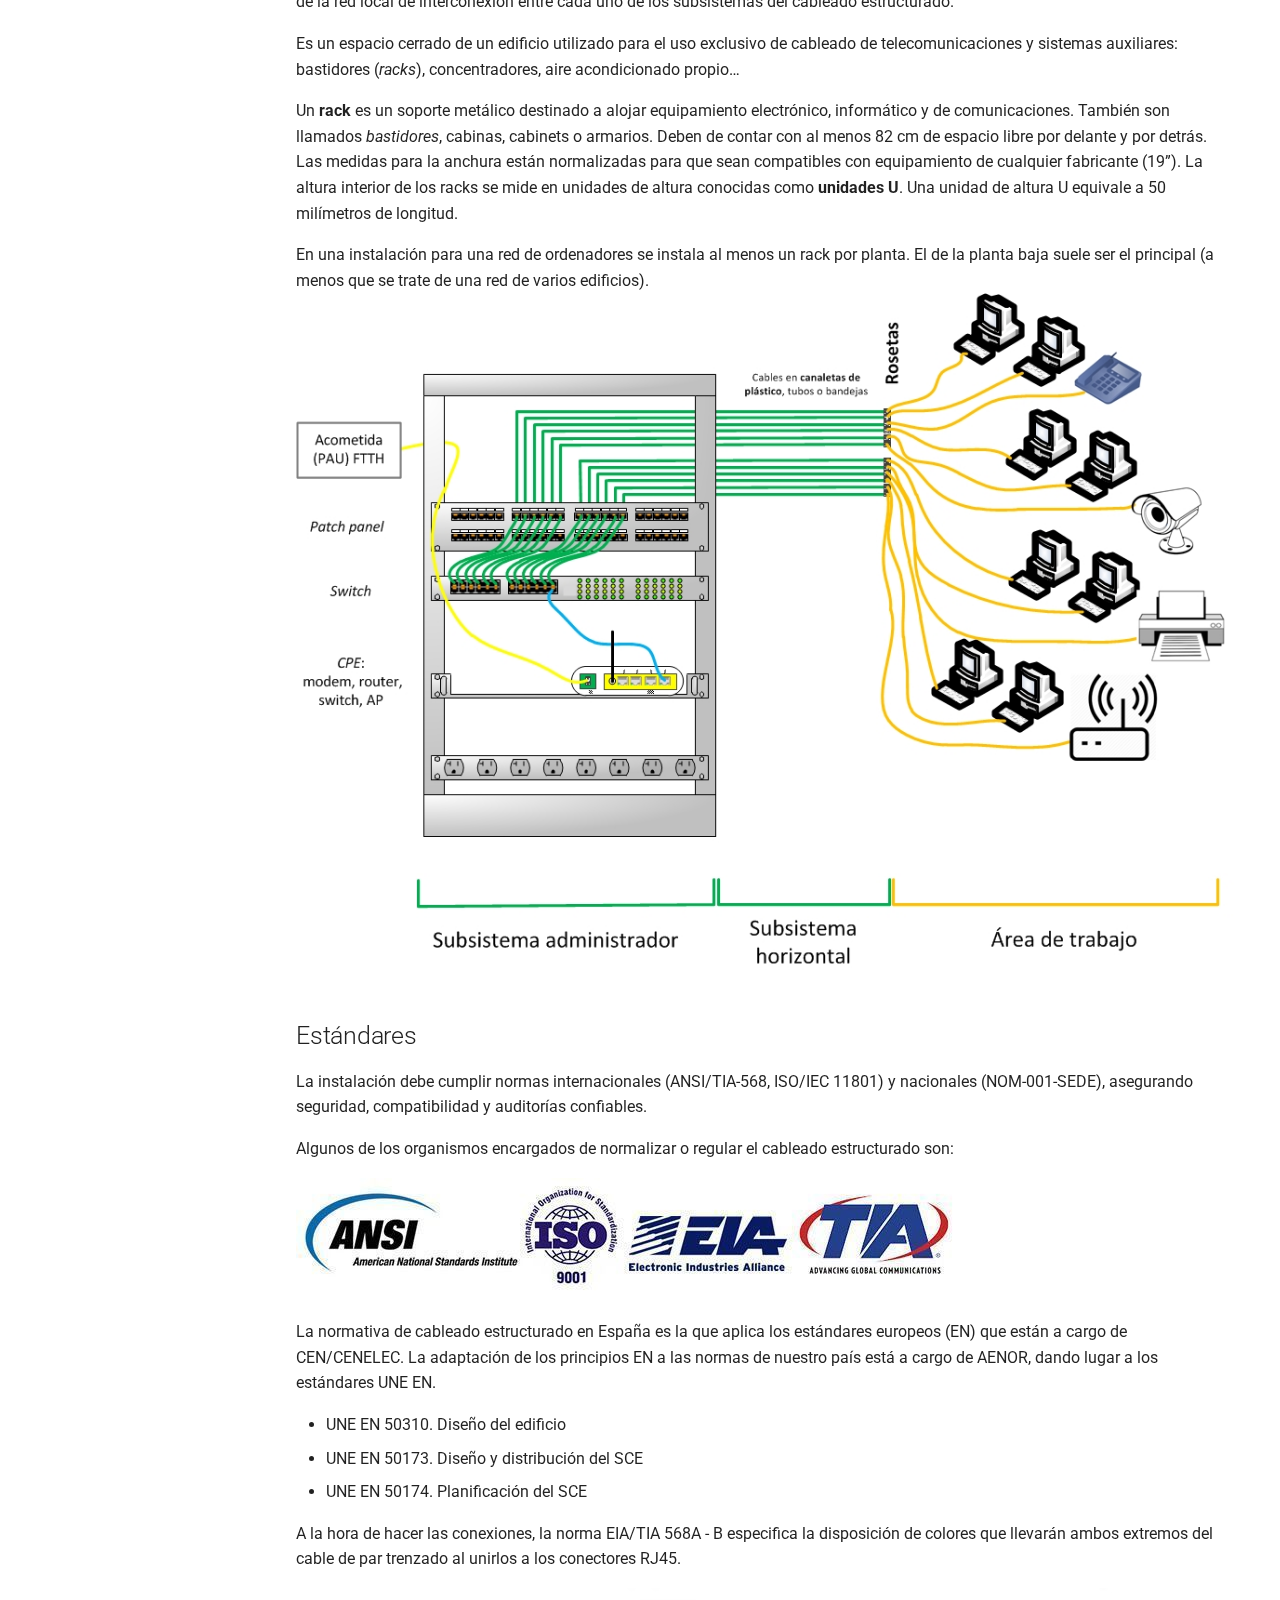
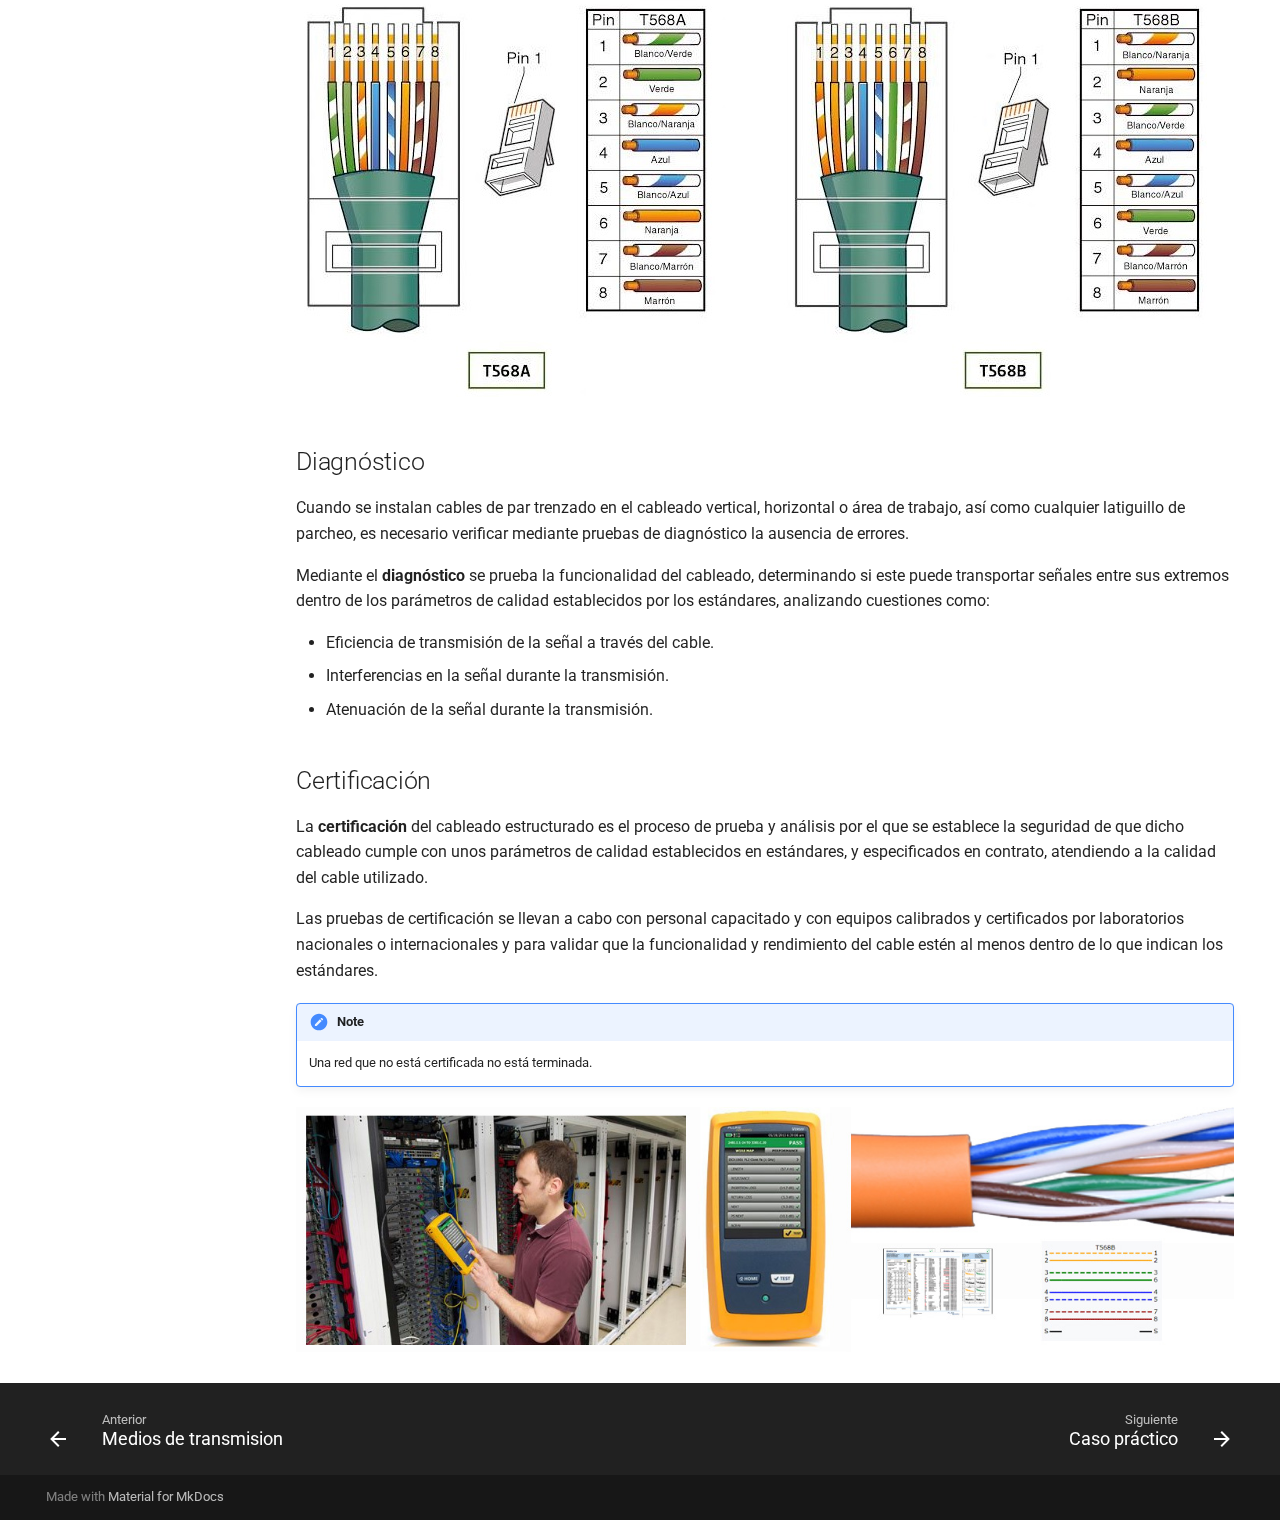
<file: docs/cableado_estructurado/index.html>
<!doctype html>
<html lang="es" class="no-js">
  <head>
    
      <meta charset="utf-8">
      <meta name="viewport" content="width=device-width,initial-scale=1">
      
      
      
      
        <link rel="prev" href="../Cableado/">
      
      
        <link rel="next" href="../caso_practico/">
      
      
      <link rel="icon" href="../assets/images/favicon.png">
      <meta name="generator" content="mkdocs-1.6.1, mkdocs-material-9.6.23">
    
    
      
        <title>Cableado estructurado - Diseño de una red</title>
      
    
    
      <link rel="stylesheet" href="../assets/stylesheets/main.84d31ad4.min.css">
      
        
        <link rel="stylesheet" href="../assets/stylesheets/palette.06af60db.min.css">
      
      


    
    
      
    
    
      
        
        
        <link rel="preconnect" href="https://fonts.gstatic.com" crossorigin>
        <link rel="stylesheet" href="https://fonts.googleapis.com/css?family=Roboto:300,300i,400,400i,700,700i%7CRoboto+Mono:400,400i,700,700i&display=fallback">
        <style>:root{--md-text-font:"Roboto";--md-code-font:"Roboto Mono"}</style>
      
    
    
    <script>__md_scope=new URL("..",location),__md_hash=e=>[...e].reduce(((e,_)=>(e<<5)-e+_.charCodeAt(0)),0),__md_get=(e,_=localStorage,t=__md_scope)=>JSON.parse(_.getItem(t.pathname+"."+e)),__md_set=(e,_,t=localStorage,a=__md_scope)=>{try{t.setItem(a.pathname+"."+e,JSON.stringify(_))}catch(e){}}</script>
    
      

    
    
    
  </head>
  
  
    
    
      
    
    
    
    
    <body dir="ltr" data-md-color-scheme="default" data-md-color-primary="indigo" data-md-color-accent="indigo">
  
    
    <input class="md-toggle" data-md-toggle="drawer" type="checkbox" id="__drawer" autocomplete="off">
    <input class="md-toggle" data-md-toggle="search" type="checkbox" id="__search" autocomplete="off">
    <label class="md-overlay" for="__drawer"></label>
    <div data-md-component="skip">
      
        
        <a href="#definicion" class="md-skip">
          Saltar a contenido
        </a>
      
    </div>
    <div data-md-component="announce">
      
    </div>
    
    
      

<header class="md-header" data-md-component="header">
  <nav class="md-header__inner md-grid" aria-label="Cabecera">
    <a href=".." title="Diseño de una red" class="md-header__button md-logo" aria-label="Diseño de una red" data-md-component="logo">
      
  
  <svg xmlns="http://www.w3.org/2000/svg" viewBox="0 0 24 24"><path d="M12 8a3 3 0 0 0 3-3 3 3 0 0 0-3-3 3 3 0 0 0-3 3 3 3 0 0 0 3 3m0 3.54C9.64 9.35 6.5 8 3 8v11c3.5 0 6.64 1.35 9 3.54 2.36-2.19 5.5-3.54 9-3.54V8c-3.5 0-6.64 1.35-9 3.54"/></svg>

    </a>
    <label class="md-header__button md-icon" for="__drawer">
      
      <svg xmlns="http://www.w3.org/2000/svg" viewBox="0 0 24 24"><path d="M3 6h18v2H3zm0 5h18v2H3zm0 5h18v2H3z"/></svg>
    </label>
    <div class="md-header__title" data-md-component="header-title">
      <div class="md-header__ellipsis">
        <div class="md-header__topic">
          <span class="md-ellipsis">
            Diseño de una red
          </span>
        </div>
        <div class="md-header__topic" data-md-component="header-topic">
          <span class="md-ellipsis">
            
              Cableado estructurado
            
          </span>
        </div>
      </div>
    </div>
    
      
        <form class="md-header__option" data-md-component="palette">
  
    
    
    
    <input class="md-option" data-md-color-media="" data-md-color-scheme="default" data-md-color-primary="indigo" data-md-color-accent="indigo"  aria-label="Modo oscuro"  type="radio" name="__palette" id="__palette_0">
    
      <label class="md-header__button md-icon" title="Modo oscuro" for="__palette_1" hidden>
        <svg xmlns="http://www.w3.org/2000/svg" viewBox="0 0 24 24"><path d="m17.75 4.09-2.53 1.94.91 3.06-2.63-1.81-2.63 1.81.91-3.06-2.53-1.94L12.44 4l1.06-3 1.06 3zm3.5 6.91-1.64 1.25.59 1.98-1.7-1.17-1.7 1.17.59-1.98L15.75 11l2.06-.05L18.5 9l.69 1.95zm-2.28 4.95c.83-.08 1.72 1.1 1.19 1.85-.32.45-.66.87-1.08 1.27C15.17 23 8.84 23 4.94 19.07c-3.91-3.9-3.91-10.24 0-14.14.4-.4.82-.76 1.27-1.08.75-.53 1.93.36 1.85 1.19-.27 2.86.69 5.83 2.89 8.02a9.96 9.96 0 0 0 8.02 2.89m-1.64 2.02a12.08 12.08 0 0 1-7.8-3.47c-2.17-2.19-3.33-5-3.49-7.82-2.81 3.14-2.7 7.96.31 10.98 3.02 3.01 7.84 3.12 10.98.31"/></svg>
      </label>
    
  
    
    
    
    <input class="md-option" data-md-color-media="" data-md-color-scheme="slate" data-md-color-primary="indigo" data-md-color-accent="indigo"  aria-label="Modo claro"  type="radio" name="__palette" id="__palette_1">
    
      <label class="md-header__button md-icon" title="Modo claro" for="__palette_0" hidden>
        <svg xmlns="http://www.w3.org/2000/svg" viewBox="0 0 24 24"><path d="M12 7a5 5 0 0 1 5 5 5 5 0 0 1-5 5 5 5 0 0 1-5-5 5 5 0 0 1 5-5m0 2a3 3 0 0 0-3 3 3 3 0 0 0 3 3 3 3 0 0 0 3-3 3 3 0 0 0-3-3m0-7 2.39 3.42C13.65 5.15 12.84 5 12 5s-1.65.15-2.39.42zM3.34 7l4.16-.35A7.2 7.2 0 0 0 5.94 8.5c-.44.74-.69 1.5-.83 2.29zm.02 10 1.76-3.77a7.131 7.131 0 0 0 2.38 4.14zM20.65 7l-1.77 3.79a7.02 7.02 0 0 0-2.38-4.15zm-.01 10-4.14.36c.59-.51 1.12-1.14 1.54-1.86.42-.73.69-1.5.83-2.29zM12 22l-2.41-3.44c.74.27 1.55.44 2.41.44.82 0 1.63-.17 2.37-.44z"/></svg>
      </label>
    
  
</form>
      
    
    
      <script>var palette=__md_get("__palette");if(palette&&palette.color){if("(prefers-color-scheme)"===palette.color.media){var media=matchMedia("(prefers-color-scheme: light)"),input=document.querySelector(media.matches?"[data-md-color-media='(prefers-color-scheme: light)']":"[data-md-color-media='(prefers-color-scheme: dark)']");palette.color.media=input.getAttribute("data-md-color-media"),palette.color.scheme=input.getAttribute("data-md-color-scheme"),palette.color.primary=input.getAttribute("data-md-color-primary"),palette.color.accent=input.getAttribute("data-md-color-accent")}for(var[key,value]of Object.entries(palette.color))document.body.setAttribute("data-md-color-"+key,value)}</script>
    
    
    
      
      
        <label class="md-header__button md-icon" for="__search">
          
          <svg xmlns="http://www.w3.org/2000/svg" viewBox="0 0 24 24"><path d="M9.5 3A6.5 6.5 0 0 1 16 9.5c0 1.61-.59 3.09-1.56 4.23l.27.27h.79l5 5-1.5 1.5-5-5v-.79l-.27-.27A6.52 6.52 0 0 1 9.5 16 6.5 6.5 0 0 1 3 9.5 6.5 6.5 0 0 1 9.5 3m0 2C7 5 5 7 5 9.5S7 14 9.5 14 14 12 14 9.5 12 5 9.5 5"/></svg>
        </label>
        <div class="md-search" data-md-component="search" role="dialog">
  <label class="md-search__overlay" for="__search"></label>
  <div class="md-search__inner" role="search">
    <form class="md-search__form" name="search">
      <input type="text" class="md-search__input" name="query" aria-label="Búsqueda" placeholder="Búsqueda" autocapitalize="off" autocorrect="off" autocomplete="off" spellcheck="false" data-md-component="search-query" required>
      <label class="md-search__icon md-icon" for="__search">
        
        <svg xmlns="http://www.w3.org/2000/svg" viewBox="0 0 24 24"><path d="M9.5 3A6.5 6.5 0 0 1 16 9.5c0 1.61-.59 3.09-1.56 4.23l.27.27h.79l5 5-1.5 1.5-5-5v-.79l-.27-.27A6.52 6.52 0 0 1 9.5 16 6.5 6.5 0 0 1 3 9.5 6.5 6.5 0 0 1 9.5 3m0 2C7 5 5 7 5 9.5S7 14 9.5 14 14 12 14 9.5 12 5 9.5 5"/></svg>
        
        <svg xmlns="http://www.w3.org/2000/svg" viewBox="0 0 24 24"><path d="M20 11v2H8l5.5 5.5-1.42 1.42L4.16 12l7.92-7.92L13.5 5.5 8 11z"/></svg>
      </label>
      <nav class="md-search__options" aria-label="Buscar">
        
        <button type="reset" class="md-search__icon md-icon" title="Limpiar" aria-label="Limpiar" tabindex="-1">
          
          <svg xmlns="http://www.w3.org/2000/svg" viewBox="0 0 24 24"><path d="M19 6.41 17.59 5 12 10.59 6.41 5 5 6.41 10.59 12 5 17.59 6.41 19 12 13.41 17.59 19 19 17.59 13.41 12z"/></svg>
        </button>
      </nav>
      
        <div class="md-search__suggest" data-md-component="search-suggest"></div>
      
    </form>
    <div class="md-search__output">
      <div class="md-search__scrollwrap" tabindex="0" data-md-scrollfix>
        <div class="md-search-result" data-md-component="search-result">
          <div class="md-search-result__meta">
            Inicializando búsqueda
          </div>
          <ol class="md-search-result__list" role="presentation"></ol>
        </div>
      </div>
    </div>
  </div>
</div>
      
    
    
  </nav>
  
</header>
    
    <div class="md-container" data-md-component="container">
      
      
        
          
            
<nav class="md-tabs" aria-label="Pestañas" data-md-component="tabs">
  <div class="md-grid">
    <ul class="md-tabs__list">
      
        
  
  
  
  
    <li class="md-tabs__item">
      <a href=".." class="md-tabs__link">
        
  
  
    
  
  Inicio

      </a>
    </li>
  

      
        
  
  
  
    
  
  
    
    
      <li class="md-tabs__item md-tabs__item--active">
        <a href="../caracteristicas/" class="md-tabs__link">
          
  
  
  Teoría

        </a>
      </li>
    
  

      
        
  
  
  
  
    <li class="md-tabs__item">
      <a href="../caso_practico/" class="md-tabs__link">
        
  
  
    
  
  Caso práctico

      </a>
    </li>
  

      
    </ul>
  </div>
</nav>
          
        
      
      <main class="md-main" data-md-component="main">
        <div class="md-main__inner md-grid">
          
            
              
              <div class="md-sidebar md-sidebar--primary" data-md-component="sidebar" data-md-type="navigation" >
                <div class="md-sidebar__scrollwrap">
                  <div class="md-sidebar__inner">
                    


  


  

<nav class="md-nav md-nav--primary md-nav--lifted md-nav--integrated" aria-label="Navegación" data-md-level="0">
  <label class="md-nav__title" for="__drawer">
    <a href=".." title="Diseño de una red" class="md-nav__button md-logo" aria-label="Diseño de una red" data-md-component="logo">
      
  
  <svg xmlns="http://www.w3.org/2000/svg" viewBox="0 0 24 24"><path d="M12 8a3 3 0 0 0 3-3 3 3 0 0 0-3-3 3 3 0 0 0-3 3 3 3 0 0 0 3 3m0 3.54C9.64 9.35 6.5 8 3 8v11c3.5 0 6.64 1.35 9 3.54 2.36-2.19 5.5-3.54 9-3.54V8c-3.5 0-6.64 1.35-9 3.54"/></svg>

    </a>
    Diseño de una red
  </label>
  
  <ul class="md-nav__list" data-md-scrollfix>
    
      
      
  
  
  
  
    <li class="md-nav__item">
      <a href=".." class="md-nav__link">
        
  
  
  <span class="md-ellipsis">
    Inicio
    
  </span>
  

      </a>
    </li>
  

    
      
      
  
  
    
  
  
  
    
    
    
    
      
        
        
      
      
    
    
    <li class="md-nav__item md-nav__item--active md-nav__item--section md-nav__item--nested">
      
        
        
        <input class="md-nav__toggle md-toggle " type="checkbox" id="__nav_2" checked>
        
          
          <label class="md-nav__link" for="__nav_2" id="__nav_2_label" tabindex="">
            
  
  
  <span class="md-ellipsis">
    Teoría
    
  </span>
  

            <span class="md-nav__icon md-icon"></span>
          </label>
        
        <nav class="md-nav" data-md-level="1" aria-labelledby="__nav_2_label" aria-expanded="true">
          <label class="md-nav__title" for="__nav_2">
            <span class="md-nav__icon md-icon"></span>
            Teoría
          </label>
          <ul class="md-nav__list" data-md-scrollfix>
            
              
                
  
  
  
  
    <li class="md-nav__item">
      <a href="../caracteristicas/" class="md-nav__link">
        
  
  
  <span class="md-ellipsis">
    Capa Física
    
  </span>
  

      </a>
    </li>
  

              
            
              
                
  
  
  
  
    <li class="md-nav__item">
      <a href="../Cableado/" class="md-nav__link">
        
  
  
  <span class="md-ellipsis">
    Medios de transmision
    
  </span>
  

      </a>
    </li>
  

              
            
              
                
  
  
    
  
  
  
    <li class="md-nav__item md-nav__item--active">
      
      <input class="md-nav__toggle md-toggle" type="checkbox" id="__toc">
      
      
      
        <label class="md-nav__link md-nav__link--active" for="__toc">
          
  
  
  <span class="md-ellipsis">
    Cableado estructurado
    
  </span>
  

          <span class="md-nav__icon md-icon"></span>
        </label>
      
      <a href="./" class="md-nav__link md-nav__link--active">
        
  
  
  <span class="md-ellipsis">
    Cableado estructurado
    
  </span>
  

      </a>
      
        

<nav class="md-nav md-nav--secondary" aria-label="Tabla de contenidos">
  
  
  
  
    <label class="md-nav__title" for="__toc">
      <span class="md-nav__icon md-icon"></span>
      Tabla de contenidos
    </label>
    <ul class="md-nav__list" data-md-component="toc" data-md-scrollfix>
      
        <li class="md-nav__item">
  <a href="#definicion" class="md-nav__link">
    <span class="md-ellipsis">
      Definición
    </span>
  </a>
  
</li>
      
        <li class="md-nav__item">
  <a href="#ventajas" class="md-nav__link">
    <span class="md-ellipsis">
      Ventajas
    </span>
  </a>
  
</li>
      
        <li class="md-nav__item">
  <a href="#espacios-subsistemas" class="md-nav__link">
    <span class="md-ellipsis">
      Espacios. Subsistemas
    </span>
  </a>
  
    <nav class="md-nav" aria-label="Espacios. Subsistemas">
      <ul class="md-nav__list">
        
          <li class="md-nav__item">
  <a href="#subsistema-horizontal" class="md-nav__link">
    <span class="md-ellipsis">
      Subsistema horizontal
    </span>
  </a>
  
</li>
        
          <li class="md-nav__item">
  <a href="#subsistema-vertical" class="md-nav__link">
    <span class="md-ellipsis">
      Subsistema vertical
    </span>
  </a>
  
</li>
        
          <li class="md-nav__item">
  <a href="#area-de-trabajo" class="md-nav__link">
    <span class="md-ellipsis">
      Area de trabajo
    </span>
  </a>
  
</li>
        
          <li class="md-nav__item">
  <a href="#cuarto-de-telecomunicaciones-y-armarios" class="md-nav__link">
    <span class="md-ellipsis">
      Cuarto de telecomunicaciones y armarios
    </span>
  </a>
  
</li>
        
      </ul>
    </nav>
  
</li>
      
        <li class="md-nav__item">
  <a href="#estandares" class="md-nav__link">
    <span class="md-ellipsis">
      Estándares
    </span>
  </a>
  
</li>
      
        <li class="md-nav__item">
  <a href="#diagnostico" class="md-nav__link">
    <span class="md-ellipsis">
      Diagnóstico
    </span>
  </a>
  
</li>
      
        <li class="md-nav__item">
  <a href="#certificacion" class="md-nav__link">
    <span class="md-ellipsis">
      Certificación
    </span>
  </a>
  
</li>
      
    </ul>
  
</nav>
      
    </li>
  

              
            
          </ul>
        </nav>
      
    </li>
  

    
      
      
  
  
  
  
    <li class="md-nav__item">
      <a href="../caso_practico/" class="md-nav__link">
        
  
  
  <span class="md-ellipsis">
    Caso práctico
    
  </span>
  

      </a>
    </li>
  

    
  </ul>
</nav>
                  </div>
                </div>
              </div>
            
            
          
          
            <div class="md-content" data-md-component="content">
              <article class="md-content__inner md-typeset"><a class="md-content__button md-icon" download href="..\pdf\combined.pdf" title="PDF Export"><svg style="height: 1.2rem; width: 1.2rem;" viewBox="0 0 384 512" xmlns="http://www.w3.org/2000/svg"><path d="M224 136V0H24C10.7 0 0 10.7 0 24v464c0 13.3 10.7 24 24 24h336c13.3 0 24-10.7 24-24V160H248c-13.2 0-24-10.8-24-24zm76.45 211.36l-96.42 95.7c-6.65 6.61-17.39 6.61-24.04 0l-96.42-95.7C73.42 337.29 80.54 320 94.82 320H160v-80c0-8.84 7.16-16 16-16h32c8.84 0 16 7.16 16 16v80h65.18c14.28 0 21.4 17.29 11.27 27.36zM377 105L279.1 7c-4.5-4.5-10.6-7-17-7H256v128h128v-6.1c0-6.3-2.5-12.4-7-16.9z"></path></svg></a>
                
                  



  <h1>Cableado estructurado</h1>

<h2 id="definicion">Definición<a class="headerlink" href="#definicion" title="Permanent link">&para;</a></h2>
<p>El cableado estructurado es la base física que permite conectar y gestionar redes de voz, datos y video dentro de una organización, ofreciendo flexibilidad, escalabilidad y facilidad de mantenimiento.</p>
<p>Un Sistema de Cableado estructurado es el conjunto de cables, conexiones, canalizaciones, espacios y demás dispositivos que deben ser instalados para establecer una infraestructura de telecomunicaciones flexible y segura en un edificio.</p>
<p>La instalación de todos los elementos debe cumplir los estándares correspondientes para que se califique de cableado estructurado, esto supone un beneficio para su administración y gestión. Está pensado para hacer frente a las modificaciones y el crecimiento de la instalación.</p>
<p>En un sistema de cableado estructurado todos los dispositivos finales están conectados a un punto central para facilitar la interconexión con cualquier dispositivo y la administración del sistema desde cualquier lugar.</p>
<h2 id="ventajas">Ventajas<a class="headerlink" href="#ventajas" title="Permanent link">&para;</a></h2>
<p>Antes de proceder al diseño de la red se han de tener en cuenta muchos factores que van a repercutir en la elección de unas características u otras. Todos ellos deben ser tenidos en cuenta para poder realizar un correcto dimensionado de la infraestructura que se adapte tanto a las necesidades actuales como futuras.</p>
<ul>
<li>Facilidad y flexibilidad de mantenimiento.</li>
<li>Integración de señales.</li>
<li>Facilidad de instalación y de ampliación (escalabilidad).</li>
<li>Aumento de la seguridad, tanto a nivel de datos como a nivel de seguridad personal.</li>
<li>Alta velocidad de transmisión.</li>
</ul>
<h2 id="espacios-subsistemas">Espacios. Subsistemas<a class="headerlink" href="#espacios-subsistemas" title="Permanent link">&para;</a></h2>
<p>El cableado estructurado se divide en subsistemas más pequeños, cada uno de los cuales tiene una función determinada dentro del sistema global.
Se puede abordar el diseño y montaje del cableado de una LAN por partes, cada una de ellas independientemente de las demás, lo que facilita la instalación y mantenimiento
posterior. </p>
<details class="tip">
<summary>Consejo oculto</summary>
<p>Un sistema de cableado estructurado incluye canalizaciones, medios de transmisión, conectores y paneles.</p>
</details>
<p>Podemos distinguir las siguientes partes:</p>
<ul>
<li><strong>Cableado vertical</strong> o <strong>Backbone</strong>: Es la parte troncal de la instalación, conecta diferentes plantas, por tanto, hay que tener especial cuidado porque cualquier disminución del rendimiento en este cableado afectaría a toda la instalación.</li>
<li><strong>Cableado Horizontal</strong>: El cableado horizontal facilita la comunicación dentro de la planta, va desde el área de trabajo hasta el armario de comunicaciones.</li>
<li><strong>Entrada al edificio</strong>: Es la acometida de red, incluye la acometida telefónica, los cables y dispositivos necesarios para conectar a proveedores externos.</li>
<li><strong>Cuarto de comunicaciones</strong>: Conecta el subsistema de cableado horizontal con el subsistema vertical.</li>
<li><strong>Áreas de Trabajo</strong>: Los componentes del área de trabajo son los existentes entre la salida del armario de telecomunicaciones y el equipo del usuario. Esta parte de la instalación no está incluida en el estándar.</li>
<li><strong>Armarios de comunicaciones</strong> .
<img alt="imagen 1" src="../imagenes/cableado_estructurado.png" /></li>
</ul>
<h3 id="subsistema-horizontal">Subsistema horizontal<a class="headerlink" href="#subsistema-horizontal" title="Permanent link">&para;</a></h3>
<p>Se debe considerar su proximidad con el cableado eléctrico que genera altos niveles de interferencia electromanética (motores, elevadores, transformadores etc) y cuyas limitaciones se encuentran en el estándar ANSI/EIA/TIA 569.</p>
<p>La máxima longitud permitida independientemente del tipo de medio de TX utilizado es 100 metros = 90 m + 3m usuario + 7 m patchpannel.</p>
<p><img alt="imagen 2" src="../imagenes/SCE.png" /></p>
<h3 id="subsistema-vertical">Subsistema vertical<a class="headerlink" href="#subsistema-vertical" title="Permanent link">&para;</a></h3>
<p>El propósito del cableado vertical (<em>backbone</em>) es proporcionar interconexiones entre cada uno de los concentradores y conmutadores, que a través del cableado horizontal controlan las distintas áreas de trabajo, y el o los de telecomunicaciones establecidos en el diseño de la red.</p>
<h3 id="area-de-trabajo">Area de trabajo<a class="headerlink" href="#area-de-trabajo" title="Permanent link">&para;</a></h3>
<p>Cada área de trabajo tiene una o varias tomas de usuario. En cada uno de ellos habrá una roseta de conexión que permite
conectar el equipo o equipos que se quieran integrar en la red.</p>
<h3 id="cuarto-de-telecomunicaciones-y-armarios">Cuarto de telecomunicaciones y armarios<a class="headerlink" href="#cuarto-de-telecomunicaciones-y-armarios" title="Permanent link">&para;</a></h3>
<p>El cuarto de telecomunicaciones (TC- <em>Telecommunications
Closet</em>) es el área exclusiva dentro de un edificio para albergar los equipos de la red local de interconexión entre cada uno de los subsistemas del cableado estructurado.</p>
<p>Es un espacio cerrado de un edificio utilizado para el uso exclusivo de cableado de telecomunicaciones y sistemas auxiliares: bastidores (<em>racks</em>), concentradores, aire acondicionado propio…</p>
<p>Un <strong>rack</strong> es un soporte metálico destinado a alojar equipamiento electrónico, informático y de comunicaciones. También son llamados <em>bastidores</em>, cabinas, cabinets o armarios.
Deben de contar con al menos 82 cm de espacio libre por delante y por detrás. Las medidas para la anchura están
normalizadas para que sean compatibles con equipamiento de cualquier fabricante (19”).
La altura interior de los racks se mide en unidades de altura conocidas como <strong>unidades U</strong>. Una unidad de altura U equivale a 50 milímetros de longitud.</p>
<p>En una instalación para una red de ordenadores se instala al menos un rack por planta. El de la planta baja suele ser el principal (a menos que se trate de una red de varios edificios).
<img alt="" src="../imagenes/esquema.jpg" /></p>
<h2 id="estandares">Estándares<a class="headerlink" href="#estandares" title="Permanent link">&para;</a></h2>
<p>La instalación debe cumplir normas internacionales (ANSI/TIA-568, ISO/IEC 11801) y nacionales (NOM-001-SEDE), asegurando seguridad, compatibilidad y auditorías confiables.</p>
<p>Algunos de los organismos encargados de normalizar o regular el cableado estructurado son:</p>
<p><img alt="imagen 2" src="../imagenes/normas_cableado.jpg" /></p>
<p>La normativa de cableado estructurado en España es la que aplica los estándares europeos (EN) que están a cargo de CEN/CENELEC.
La adaptación de los principios EN a las normas de nuestro país está a cargo de AENOR, dando lugar a los estándares UNE EN.</p>
<ul>
<li>UNE EN 50310. Diseño del edificio</li>
<li>UNE EN 50173. Diseño y distribución del SCE</li>
<li>UNE EN 50174. Planificación del SCE</li>
</ul>
<p>A la hora de hacer las conexiones, la norma EIA/TIA 568A - B especifica la disposición de colores que llevarán ambos extremos del cable de par trenzado al unirlos a los conectores RJ45.</p>
<p><img alt="imagen 3" src="../imagenes/T568A-B.jpg" /></p>
<h2 id="diagnostico">Diagnóstico<a class="headerlink" href="#diagnostico" title="Permanent link">&para;</a></h2>
<p>Cuando se instalan cables de par trenzado en el cableado vertical, horizontal o área de trabajo, así como cualquier latiguillo de parcheo, es necesario verificar mediante pruebas de diagnóstico la ausencia de errores.</p>
<p>Mediante el <strong>diagnóstico</strong> se prueba la funcionalidad del cableado, determinando si este puede transportar señales entre sus extremos dentro de los parámetros de calidad
establecidos por los estándares, analizando cuestiones como:</p>
<ul>
<li>Eficiencia de transmisión de la señal a través del cable.</li>
<li>Interferencias en la señal durante la transmisión.</li>
<li>Atenuación de la señal durante la transmisión.</li>
</ul>
<h2 id="certificacion">Certificación<a class="headerlink" href="#certificacion" title="Permanent link">&para;</a></h2>
<p>La <strong>certificación</strong> del cableado estructurado es el proceso de prueba y análisis por el que se establece la seguridad de que dicho cableado cumple con unos parámetros de calidad
establecidos en estándares, y especificados en contrato, atendiendo a la calidad del cable utilizado.</p>
<p>Las pruebas de certificación se llevan a cabo con personal capacitado y con equipos calibrados y certificados por laboratorios nacionales o internacionales y para validar que la funcionalidad y rendimiento del cable estén al menos dentro de lo que indican los estándares.</p>
<div class="admonition note">
<p class="admonition-title">Note</p>
<p>Una red que no está certificada no está terminada.</p>
</div>
<p><img alt="imagen 4" src="../imagenes/CertificaciondeRedes.jpg" /></p>












                
              </article>
            </div>
          
          
<script>var target=document.getElementById(location.hash.slice(1));target&&target.name&&(target.checked=target.name.startsWith("__tabbed_"))</script>
        </div>
        
      </main>
      
        <footer class="md-footer">
  
    
      
      <nav class="md-footer__inner md-grid" aria-label="Pie" >
        
          
          <a href="../Cableado/" class="md-footer__link md-footer__link--prev" aria-label="Anterior: Medios de transmision">
            <div class="md-footer__button md-icon">
              
              <svg xmlns="http://www.w3.org/2000/svg" viewBox="0 0 24 24"><path d="M20 11v2H8l5.5 5.5-1.42 1.42L4.16 12l7.92-7.92L13.5 5.5 8 11z"/></svg>
            </div>
            <div class="md-footer__title">
              <span class="md-footer__direction">
                Anterior
              </span>
              <div class="md-ellipsis">
                Medios de transmision
              </div>
            </div>
          </a>
        
        
          
          <a href="../caso_practico/" class="md-footer__link md-footer__link--next" aria-label="Siguiente: Caso práctico">
            <div class="md-footer__title">
              <span class="md-footer__direction">
                Siguiente
              </span>
              <div class="md-ellipsis">
                Caso práctico
              </div>
            </div>
            <div class="md-footer__button md-icon">
              
              <svg xmlns="http://www.w3.org/2000/svg" viewBox="0 0 24 24"><path d="M4 11v2h12l-5.5 5.5 1.42 1.42L19.84 12l-7.92-7.92L10.5 5.5 16 11z"/></svg>
            </div>
          </a>
        
      </nav>
    
  
  <div class="md-footer-meta md-typeset">
    <div class="md-footer-meta__inner md-grid">
      <div class="md-copyright">
  
  
    Made with
    <a href="https://squidfunk.github.io/mkdocs-material/" target="_blank" rel="noopener">
      Material for MkDocs
    </a>
  
</div>
      
    </div>
  </div>
</footer>
      
    </div>
    <div class="md-dialog" data-md-component="dialog">
      <div class="md-dialog__inner md-typeset"></div>
    </div>
    
    
    
      
      <script id="__config" type="application/json">{"base": "..", "features": ["navigation.tabs", "navigation.expand", "search.suggest", "search.highlight", "content.code.copy", "content.code.annotate", "navigation.footer", "toc.integrate", "palette.toggle"], "search": "../assets/javascripts/workers/search.973d3a69.min.js", "tags": null, "translations": {"clipboard.copied": "Copiado al portapapeles", "clipboard.copy": "Copiar al portapapeles", "search.result.more.one": "1 m\u00e1s en esta p\u00e1gina", "search.result.more.other": "# m\u00e1s en esta p\u00e1gina", "search.result.none": "No se encontraron documentos", "search.result.one": "1 documento encontrado", "search.result.other": "# documentos encontrados", "search.result.placeholder": "Teclee para comenzar b\u00fasqueda", "search.result.term.missing": "Falta", "select.version": "Seleccionar versi\u00f3n"}, "version": null}</script>
    
    
      <script src="../assets/javascripts/bundle.f55a23d4.min.js"></script>
      
    
  </body>
</html>
</file>
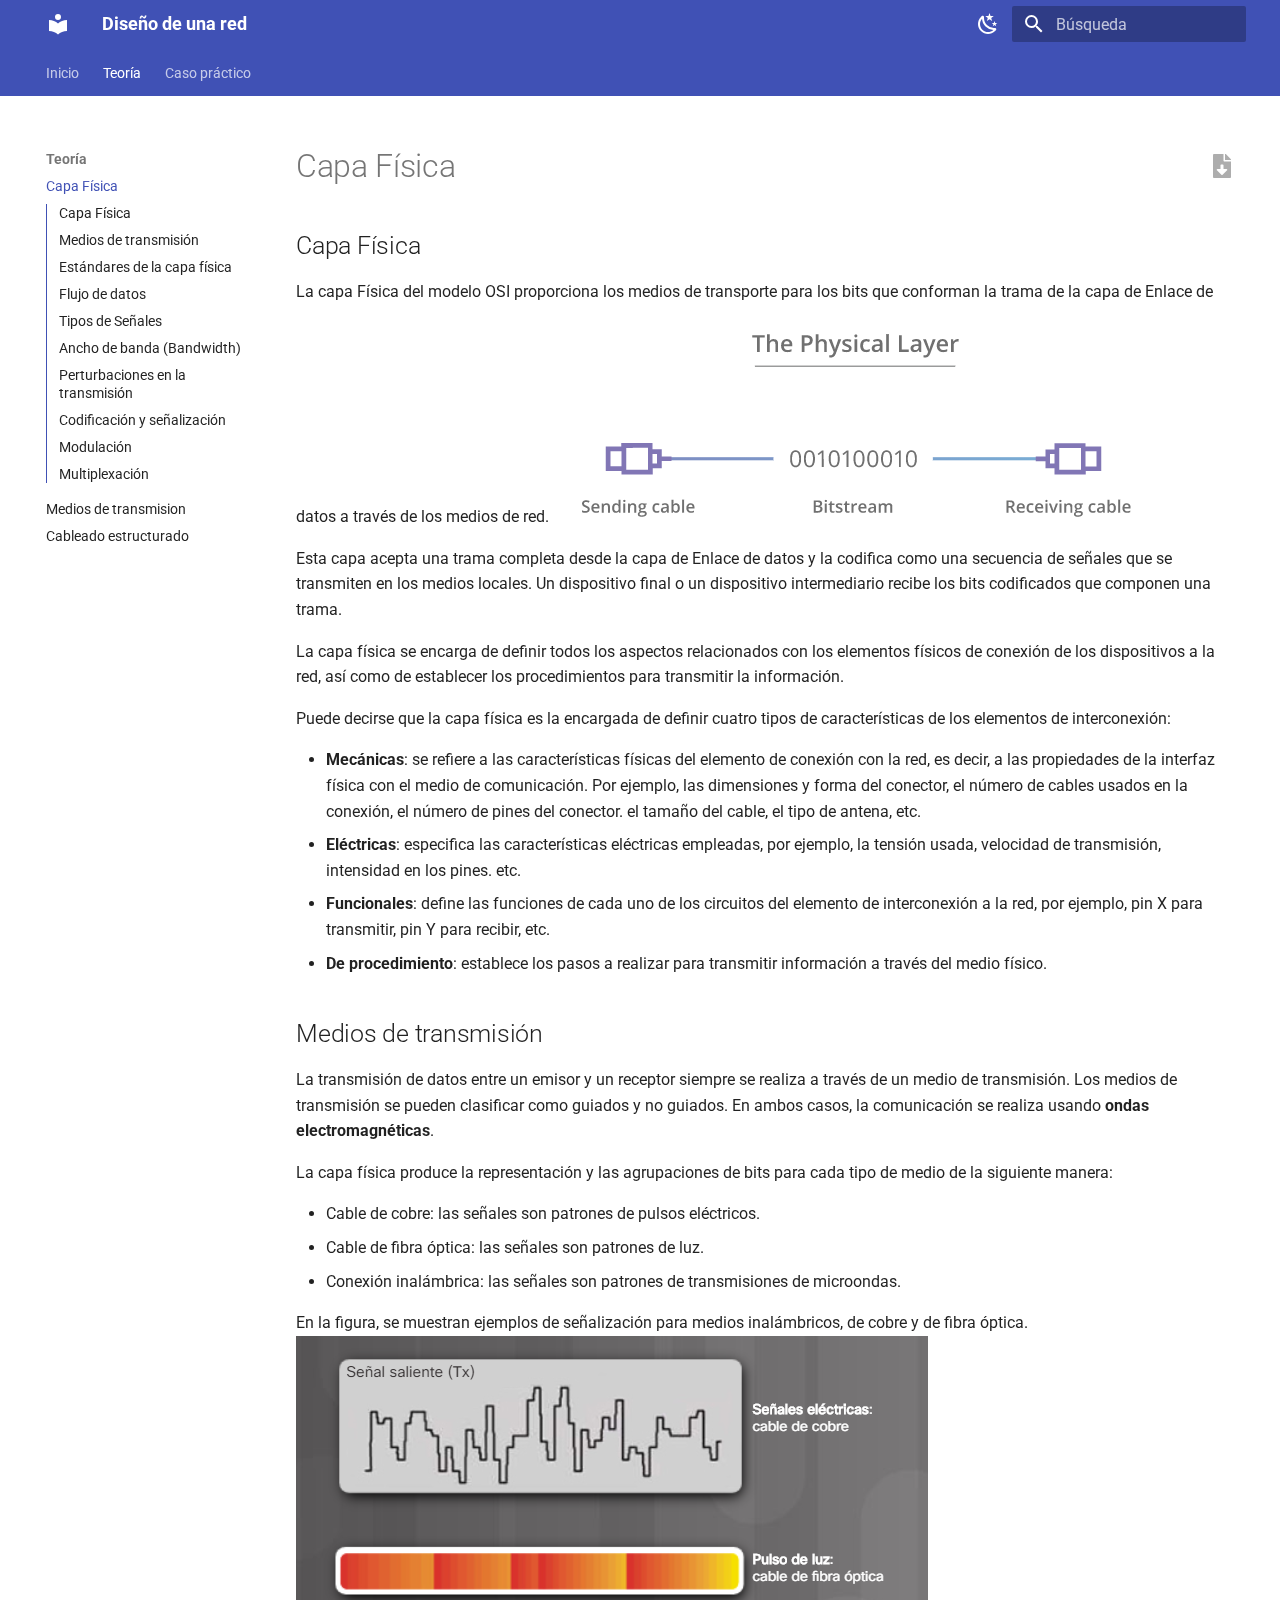
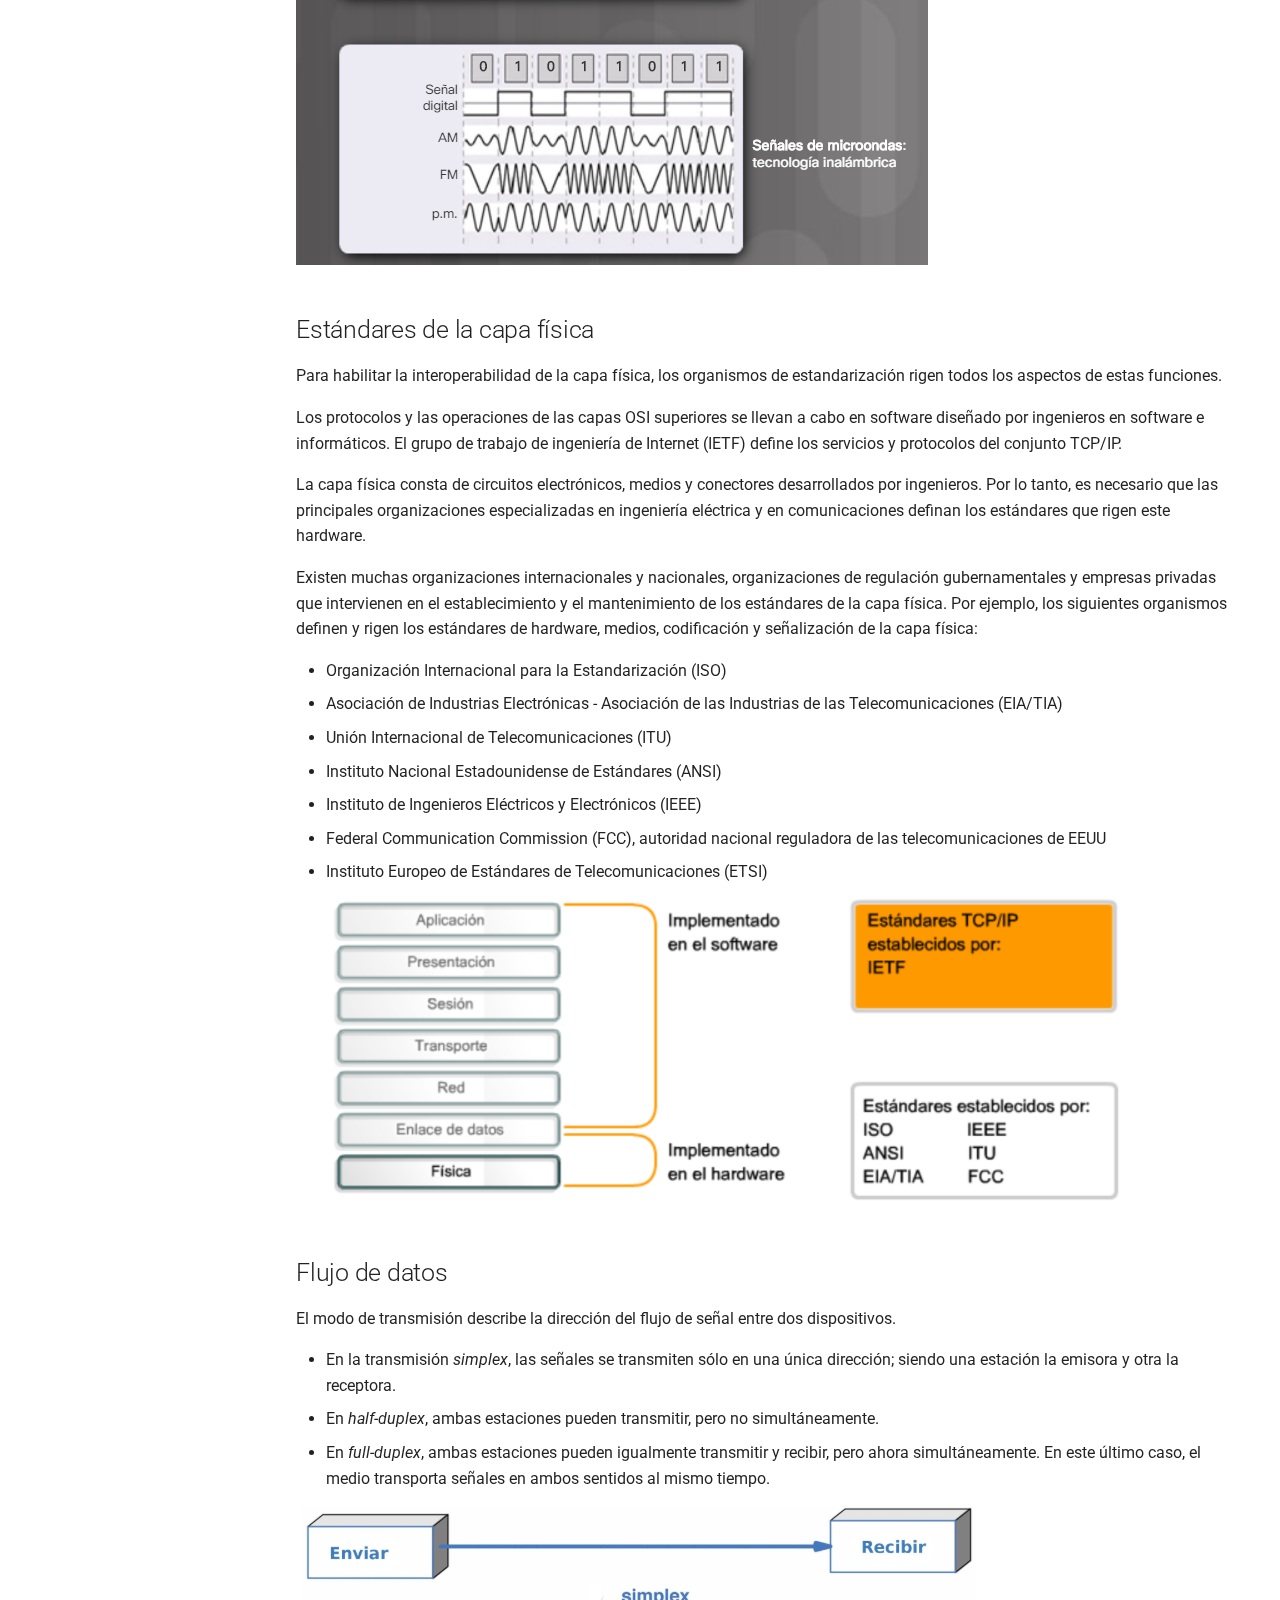
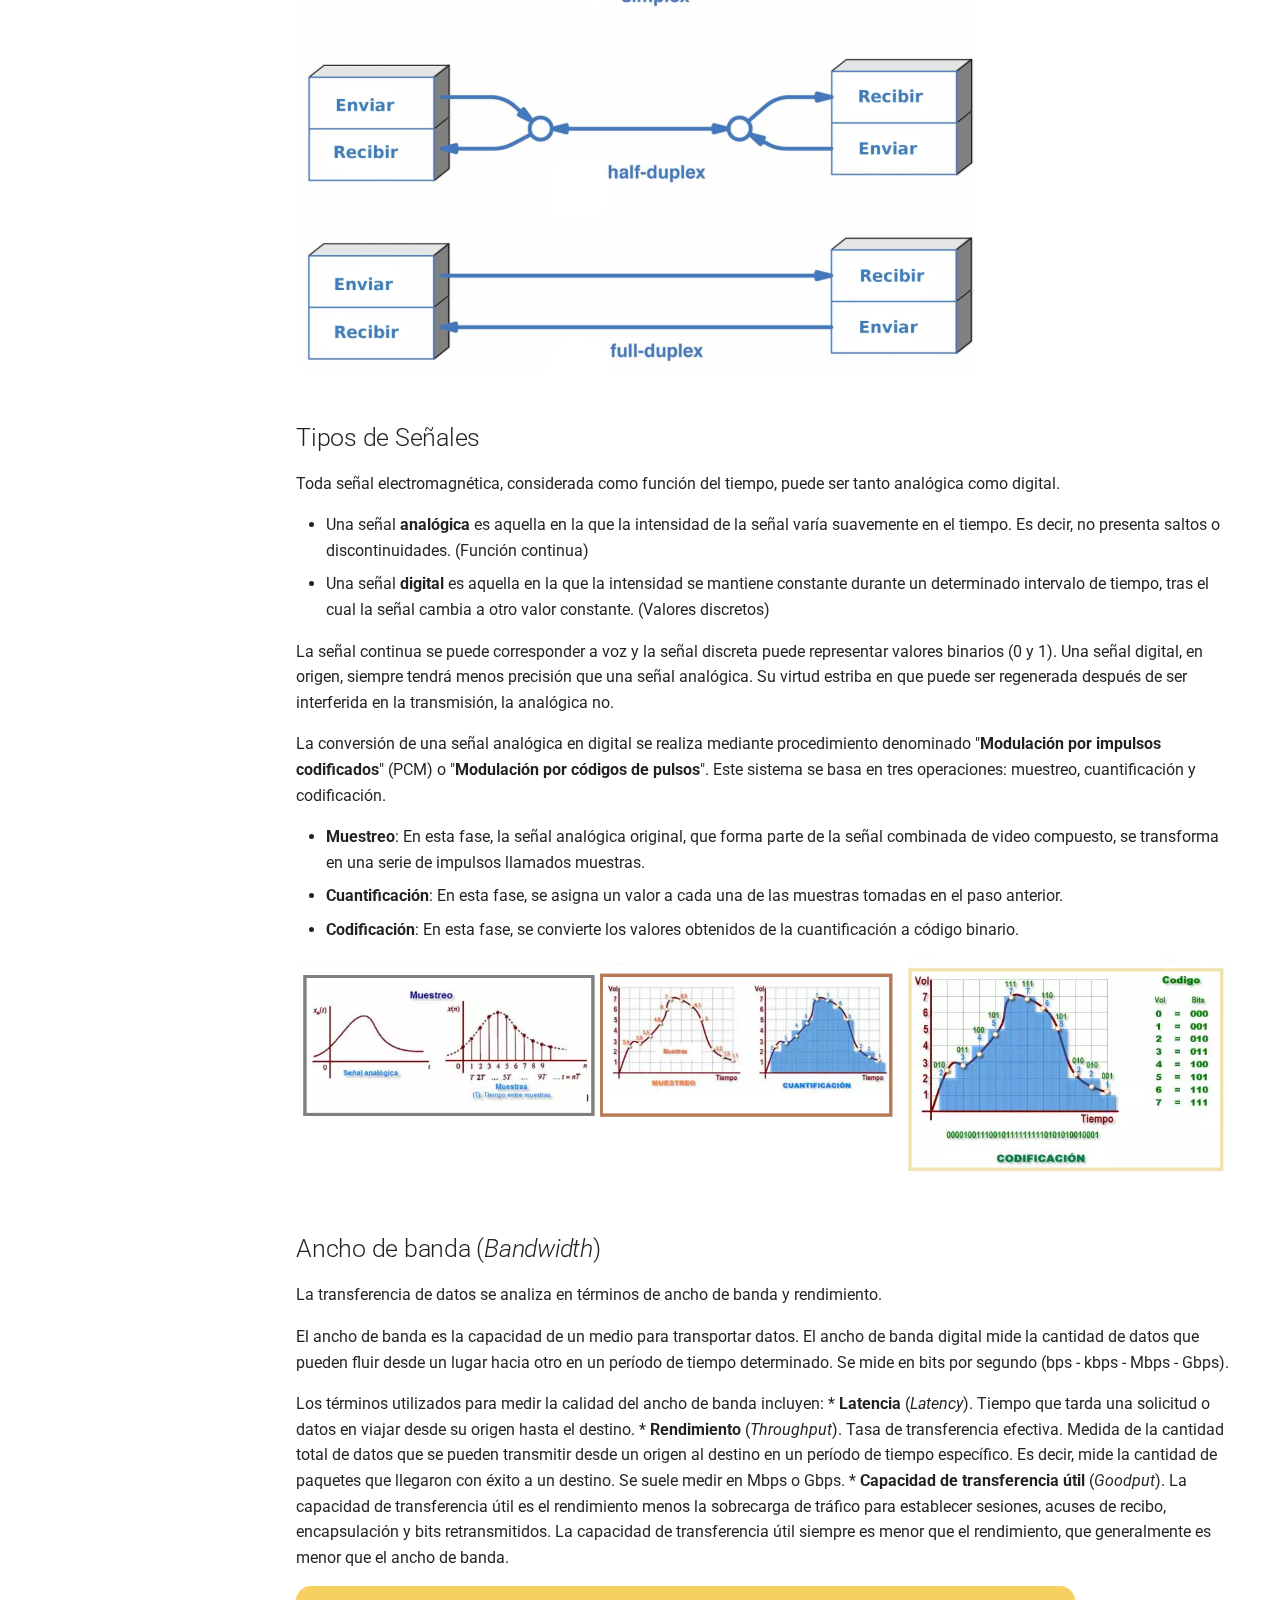
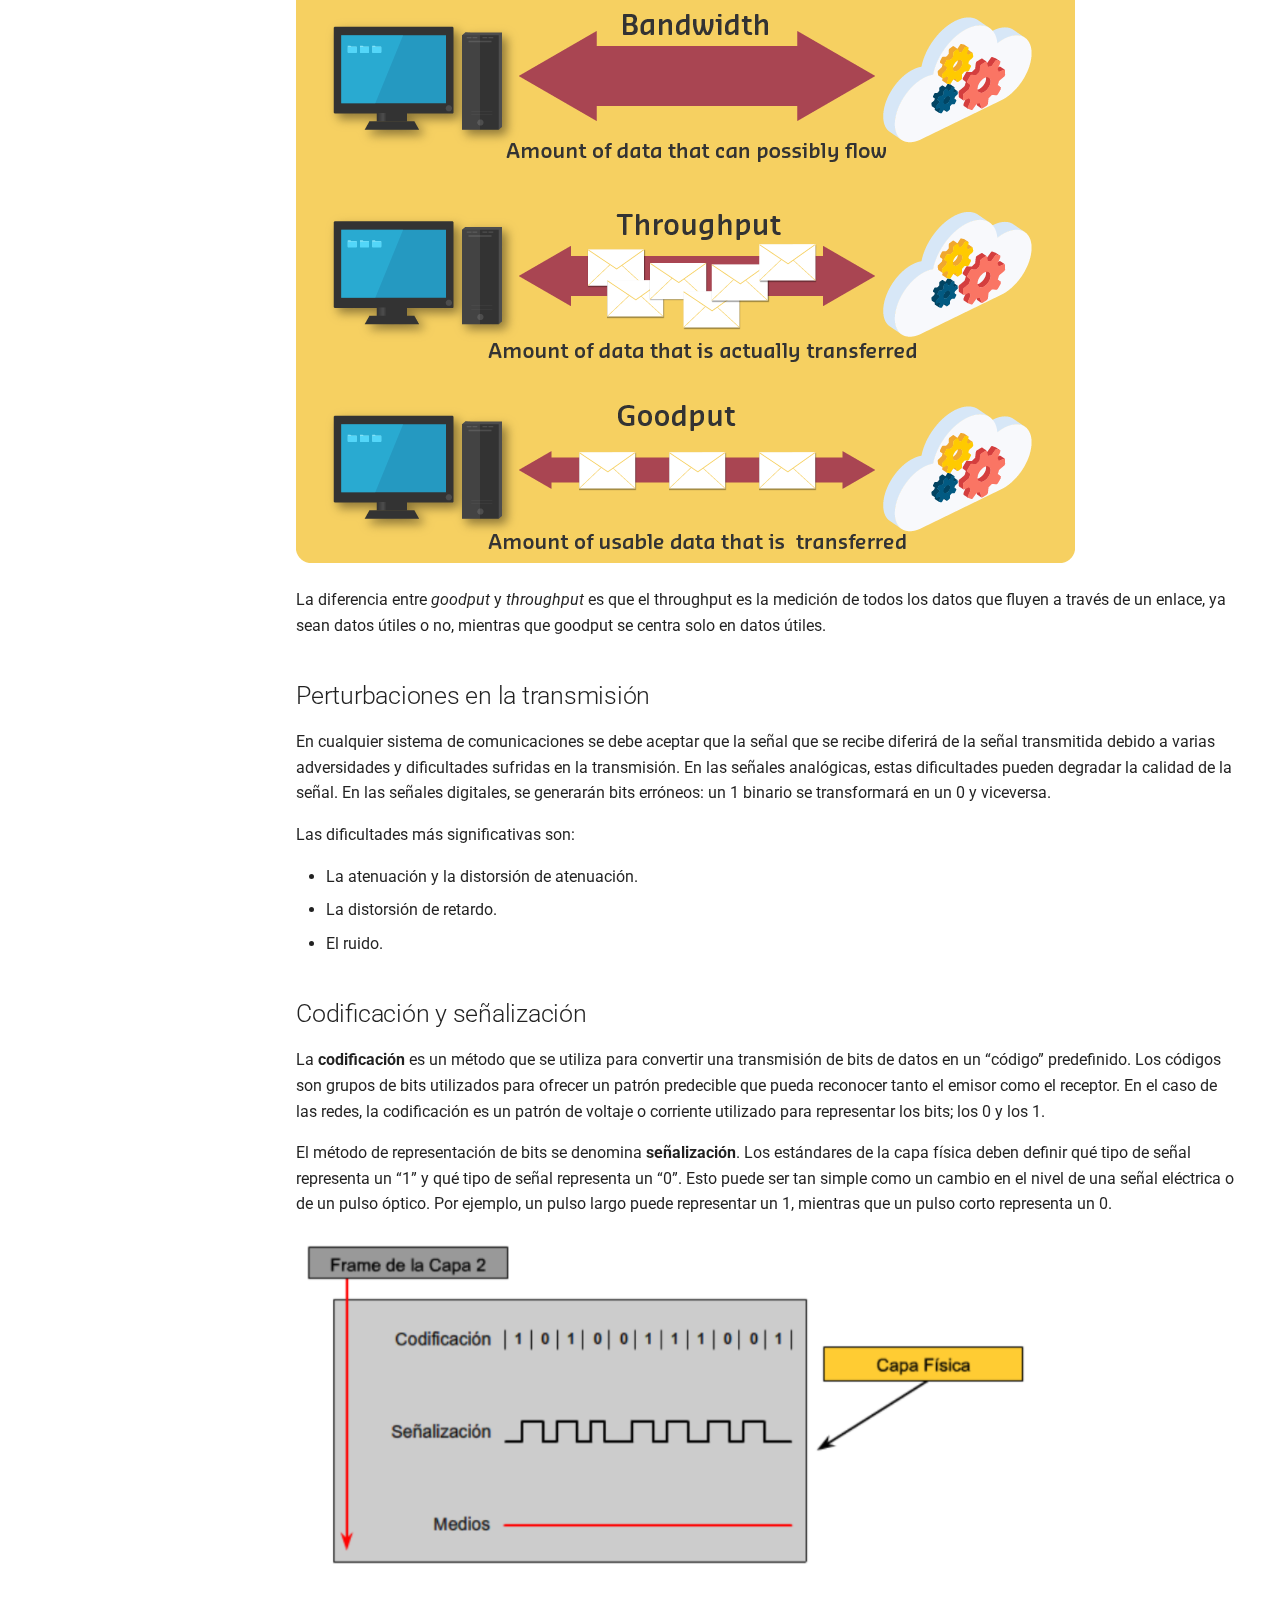
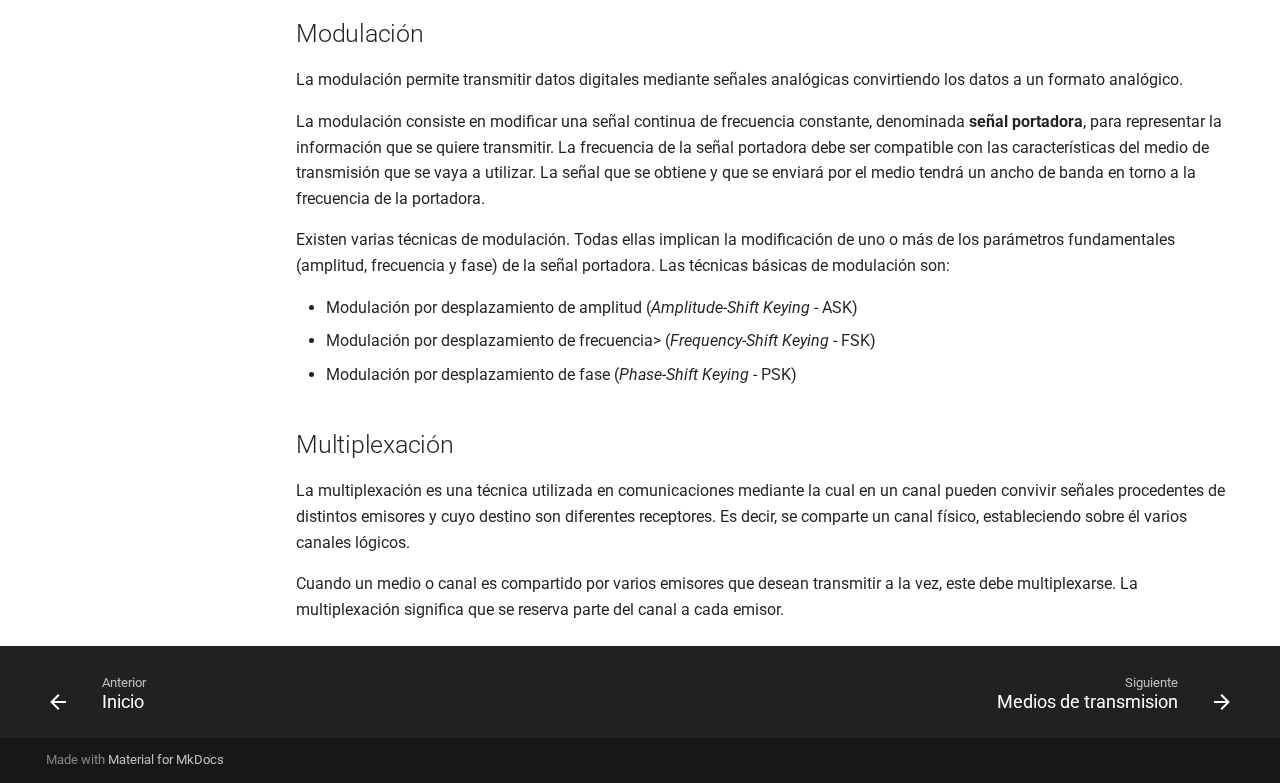
<file: docs/caracteristicas/index.html>
<!doctype html>
<html lang="es" class="no-js">
  <head>
    
      <meta charset="utf-8">
      <meta name="viewport" content="width=device-width,initial-scale=1">
      
      
      
      
        <link rel="prev" href="..">
      
      
        <link rel="next" href="../Cableado/">
      
      
      <link rel="icon" href="../assets/images/favicon.png">
      <meta name="generator" content="mkdocs-1.6.1, mkdocs-material-9.6.23">
    
    
      
        <title>Capa Física - Diseño de una red</title>
      
    
    
      <link rel="stylesheet" href="../assets/stylesheets/main.84d31ad4.min.css">
      
        
        <link rel="stylesheet" href="../assets/stylesheets/palette.06af60db.min.css">
      
      


    
    
      
    
    
      
        
        
        <link rel="preconnect" href="https://fonts.gstatic.com" crossorigin>
        <link rel="stylesheet" href="https://fonts.googleapis.com/css?family=Roboto:300,300i,400,400i,700,700i%7CRoboto+Mono:400,400i,700,700i&display=fallback">
        <style>:root{--md-text-font:"Roboto";--md-code-font:"Roboto Mono"}</style>
      
    
    
    <script>__md_scope=new URL("..",location),__md_hash=e=>[...e].reduce(((e,_)=>(e<<5)-e+_.charCodeAt(0)),0),__md_get=(e,_=localStorage,t=__md_scope)=>JSON.parse(_.getItem(t.pathname+"."+e)),__md_set=(e,_,t=localStorage,a=__md_scope)=>{try{t.setItem(a.pathname+"."+e,JSON.stringify(_))}catch(e){}}</script>
    
      

    
    
    
  </head>
  
  
    
    
      
    
    
    
    
    <body dir="ltr" data-md-color-scheme="default" data-md-color-primary="indigo" data-md-color-accent="indigo">
  
    
    <input class="md-toggle" data-md-toggle="drawer" type="checkbox" id="__drawer" autocomplete="off">
    <input class="md-toggle" data-md-toggle="search" type="checkbox" id="__search" autocomplete="off">
    <label class="md-overlay" for="__drawer"></label>
    <div data-md-component="skip">
      
        
        <a href="#capa-fisica" class="md-skip">
          Saltar a contenido
        </a>
      
    </div>
    <div data-md-component="announce">
      
    </div>
    
    
      

<header class="md-header" data-md-component="header">
  <nav class="md-header__inner md-grid" aria-label="Cabecera">
    <a href=".." title="Diseño de una red" class="md-header__button md-logo" aria-label="Diseño de una red" data-md-component="logo">
      
  
  <svg xmlns="http://www.w3.org/2000/svg" viewBox="0 0 24 24"><path d="M12 8a3 3 0 0 0 3-3 3 3 0 0 0-3-3 3 3 0 0 0-3 3 3 3 0 0 0 3 3m0 3.54C9.64 9.35 6.5 8 3 8v11c3.5 0 6.64 1.35 9 3.54 2.36-2.19 5.5-3.54 9-3.54V8c-3.5 0-6.64 1.35-9 3.54"/></svg>

    </a>
    <label class="md-header__button md-icon" for="__drawer">
      
      <svg xmlns="http://www.w3.org/2000/svg" viewBox="0 0 24 24"><path d="M3 6h18v2H3zm0 5h18v2H3zm0 5h18v2H3z"/></svg>
    </label>
    <div class="md-header__title" data-md-component="header-title">
      <div class="md-header__ellipsis">
        <div class="md-header__topic">
          <span class="md-ellipsis">
            Diseño de una red
          </span>
        </div>
        <div class="md-header__topic" data-md-component="header-topic">
          <span class="md-ellipsis">
            
              Capa Física
            
          </span>
        </div>
      </div>
    </div>
    
      
        <form class="md-header__option" data-md-component="palette">
  
    
    
    
    <input class="md-option" data-md-color-media="" data-md-color-scheme="default" data-md-color-primary="indigo" data-md-color-accent="indigo"  aria-label="Modo oscuro"  type="radio" name="__palette" id="__palette_0">
    
      <label class="md-header__button md-icon" title="Modo oscuro" for="__palette_1" hidden>
        <svg xmlns="http://www.w3.org/2000/svg" viewBox="0 0 24 24"><path d="m17.75 4.09-2.53 1.94.91 3.06-2.63-1.81-2.63 1.81.91-3.06-2.53-1.94L12.44 4l1.06-3 1.06 3zm3.5 6.91-1.64 1.25.59 1.98-1.7-1.17-1.7 1.17.59-1.98L15.75 11l2.06-.05L18.5 9l.69 1.95zm-2.28 4.95c.83-.08 1.72 1.1 1.19 1.85-.32.45-.66.87-1.08 1.27C15.17 23 8.84 23 4.94 19.07c-3.91-3.9-3.91-10.24 0-14.14.4-.4.82-.76 1.27-1.08.75-.53 1.93.36 1.85 1.19-.27 2.86.69 5.83 2.89 8.02a9.96 9.96 0 0 0 8.02 2.89m-1.64 2.02a12.08 12.08 0 0 1-7.8-3.47c-2.17-2.19-3.33-5-3.49-7.82-2.81 3.14-2.7 7.96.31 10.98 3.02 3.01 7.84 3.12 10.98.31"/></svg>
      </label>
    
  
    
    
    
    <input class="md-option" data-md-color-media="" data-md-color-scheme="slate" data-md-color-primary="indigo" data-md-color-accent="indigo"  aria-label="Modo claro"  type="radio" name="__palette" id="__palette_1">
    
      <label class="md-header__button md-icon" title="Modo claro" for="__palette_0" hidden>
        <svg xmlns="http://www.w3.org/2000/svg" viewBox="0 0 24 24"><path d="M12 7a5 5 0 0 1 5 5 5 5 0 0 1-5 5 5 5 0 0 1-5-5 5 5 0 0 1 5-5m0 2a3 3 0 0 0-3 3 3 3 0 0 0 3 3 3 3 0 0 0 3-3 3 3 0 0 0-3-3m0-7 2.39 3.42C13.65 5.15 12.84 5 12 5s-1.65.15-2.39.42zM3.34 7l4.16-.35A7.2 7.2 0 0 0 5.94 8.5c-.44.74-.69 1.5-.83 2.29zm.02 10 1.76-3.77a7.131 7.131 0 0 0 2.38 4.14zM20.65 7l-1.77 3.79a7.02 7.02 0 0 0-2.38-4.15zm-.01 10-4.14.36c.59-.51 1.12-1.14 1.54-1.86.42-.73.69-1.5.83-2.29zM12 22l-2.41-3.44c.74.27 1.55.44 2.41.44.82 0 1.63-.17 2.37-.44z"/></svg>
      </label>
    
  
</form>
      
    
    
      <script>var palette=__md_get("__palette");if(palette&&palette.color){if("(prefers-color-scheme)"===palette.color.media){var media=matchMedia("(prefers-color-scheme: light)"),input=document.querySelector(media.matches?"[data-md-color-media='(prefers-color-scheme: light)']":"[data-md-color-media='(prefers-color-scheme: dark)']");palette.color.media=input.getAttribute("data-md-color-media"),palette.color.scheme=input.getAttribute("data-md-color-scheme"),palette.color.primary=input.getAttribute("data-md-color-primary"),palette.color.accent=input.getAttribute("data-md-color-accent")}for(var[key,value]of Object.entries(palette.color))document.body.setAttribute("data-md-color-"+key,value)}</script>
    
    
    
      
      
        <label class="md-header__button md-icon" for="__search">
          
          <svg xmlns="http://www.w3.org/2000/svg" viewBox="0 0 24 24"><path d="M9.5 3A6.5 6.5 0 0 1 16 9.5c0 1.61-.59 3.09-1.56 4.23l.27.27h.79l5 5-1.5 1.5-5-5v-.79l-.27-.27A6.52 6.52 0 0 1 9.5 16 6.5 6.5 0 0 1 3 9.5 6.5 6.5 0 0 1 9.5 3m0 2C7 5 5 7 5 9.5S7 14 9.5 14 14 12 14 9.5 12 5 9.5 5"/></svg>
        </label>
        <div class="md-search" data-md-component="search" role="dialog">
  <label class="md-search__overlay" for="__search"></label>
  <div class="md-search__inner" role="search">
    <form class="md-search__form" name="search">
      <input type="text" class="md-search__input" name="query" aria-label="Búsqueda" placeholder="Búsqueda" autocapitalize="off" autocorrect="off" autocomplete="off" spellcheck="false" data-md-component="search-query" required>
      <label class="md-search__icon md-icon" for="__search">
        
        <svg xmlns="http://www.w3.org/2000/svg" viewBox="0 0 24 24"><path d="M9.5 3A6.5 6.5 0 0 1 16 9.5c0 1.61-.59 3.09-1.56 4.23l.27.27h.79l5 5-1.5 1.5-5-5v-.79l-.27-.27A6.52 6.52 0 0 1 9.5 16 6.5 6.5 0 0 1 3 9.5 6.5 6.5 0 0 1 9.5 3m0 2C7 5 5 7 5 9.5S7 14 9.5 14 14 12 14 9.5 12 5 9.5 5"/></svg>
        
        <svg xmlns="http://www.w3.org/2000/svg" viewBox="0 0 24 24"><path d="M20 11v2H8l5.5 5.5-1.42 1.42L4.16 12l7.92-7.92L13.5 5.5 8 11z"/></svg>
      </label>
      <nav class="md-search__options" aria-label="Buscar">
        
        <button type="reset" class="md-search__icon md-icon" title="Limpiar" aria-label="Limpiar" tabindex="-1">
          
          <svg xmlns="http://www.w3.org/2000/svg" viewBox="0 0 24 24"><path d="M19 6.41 17.59 5 12 10.59 6.41 5 5 6.41 10.59 12 5 17.59 6.41 19 12 13.41 17.59 19 19 17.59 13.41 12z"/></svg>
        </button>
      </nav>
      
        <div class="md-search__suggest" data-md-component="search-suggest"></div>
      
    </form>
    <div class="md-search__output">
      <div class="md-search__scrollwrap" tabindex="0" data-md-scrollfix>
        <div class="md-search-result" data-md-component="search-result">
          <div class="md-search-result__meta">
            Inicializando búsqueda
          </div>
          <ol class="md-search-result__list" role="presentation"></ol>
        </div>
      </div>
    </div>
  </div>
</div>
      
    
    
  </nav>
  
</header>
    
    <div class="md-container" data-md-component="container">
      
      
        
          
            
<nav class="md-tabs" aria-label="Pestañas" data-md-component="tabs">
  <div class="md-grid">
    <ul class="md-tabs__list">
      
        
  
  
  
  
    <li class="md-tabs__item">
      <a href=".." class="md-tabs__link">
        
  
  
    
  
  Inicio

      </a>
    </li>
  

      
        
  
  
  
    
  
  
    
    
      <li class="md-tabs__item md-tabs__item--active">
        <a href="./" class="md-tabs__link">
          
  
  
  Teoría

        </a>
      </li>
    
  

      
        
  
  
  
  
    <li class="md-tabs__item">
      <a href="../caso_practico/" class="md-tabs__link">
        
  
  
    
  
  Caso práctico

      </a>
    </li>
  

      
    </ul>
  </div>
</nav>
          
        
      
      <main class="md-main" data-md-component="main">
        <div class="md-main__inner md-grid">
          
            
              
              <div class="md-sidebar md-sidebar--primary" data-md-component="sidebar" data-md-type="navigation" >
                <div class="md-sidebar__scrollwrap">
                  <div class="md-sidebar__inner">
                    


  


  

<nav class="md-nav md-nav--primary md-nav--lifted md-nav--integrated" aria-label="Navegación" data-md-level="0">
  <label class="md-nav__title" for="__drawer">
    <a href=".." title="Diseño de una red" class="md-nav__button md-logo" aria-label="Diseño de una red" data-md-component="logo">
      
  
  <svg xmlns="http://www.w3.org/2000/svg" viewBox="0 0 24 24"><path d="M12 8a3 3 0 0 0 3-3 3 3 0 0 0-3-3 3 3 0 0 0-3 3 3 3 0 0 0 3 3m0 3.54C9.64 9.35 6.5 8 3 8v11c3.5 0 6.64 1.35 9 3.54 2.36-2.19 5.5-3.54 9-3.54V8c-3.5 0-6.64 1.35-9 3.54"/></svg>

    </a>
    Diseño de una red
  </label>
  
  <ul class="md-nav__list" data-md-scrollfix>
    
      
      
  
  
  
  
    <li class="md-nav__item">
      <a href=".." class="md-nav__link">
        
  
  
  <span class="md-ellipsis">
    Inicio
    
  </span>
  

      </a>
    </li>
  

    
      
      
  
  
    
  
  
  
    
    
    
    
      
        
        
      
      
    
    
    <li class="md-nav__item md-nav__item--active md-nav__item--section md-nav__item--nested">
      
        
        
        <input class="md-nav__toggle md-toggle " type="checkbox" id="__nav_2" checked>
        
          
          <label class="md-nav__link" for="__nav_2" id="__nav_2_label" tabindex="">
            
  
  
  <span class="md-ellipsis">
    Teoría
    
  </span>
  

            <span class="md-nav__icon md-icon"></span>
          </label>
        
        <nav class="md-nav" data-md-level="1" aria-labelledby="__nav_2_label" aria-expanded="true">
          <label class="md-nav__title" for="__nav_2">
            <span class="md-nav__icon md-icon"></span>
            Teoría
          </label>
          <ul class="md-nav__list" data-md-scrollfix>
            
              
                
  
  
    
  
  
  
    <li class="md-nav__item md-nav__item--active">
      
      <input class="md-nav__toggle md-toggle" type="checkbox" id="__toc">
      
      
      
        <label class="md-nav__link md-nav__link--active" for="__toc">
          
  
  
  <span class="md-ellipsis">
    Capa Física
    
  </span>
  

          <span class="md-nav__icon md-icon"></span>
        </label>
      
      <a href="./" class="md-nav__link md-nav__link--active">
        
  
  
  <span class="md-ellipsis">
    Capa Física
    
  </span>
  

      </a>
      
        

<nav class="md-nav md-nav--secondary" aria-label="Tabla de contenidos">
  
  
  
  
    <label class="md-nav__title" for="__toc">
      <span class="md-nav__icon md-icon"></span>
      Tabla de contenidos
    </label>
    <ul class="md-nav__list" data-md-component="toc" data-md-scrollfix>
      
        <li class="md-nav__item">
  <a href="#capa-fisica" class="md-nav__link">
    <span class="md-ellipsis">
      Capa Física
    </span>
  </a>
  
</li>
      
        <li class="md-nav__item">
  <a href="#medios-de-transmision" class="md-nav__link">
    <span class="md-ellipsis">
      Medios de transmisión
    </span>
  </a>
  
</li>
      
        <li class="md-nav__item">
  <a href="#estandares-de-la-capa-fisica" class="md-nav__link">
    <span class="md-ellipsis">
      Estándares de la capa física
    </span>
  </a>
  
</li>
      
        <li class="md-nav__item">
  <a href="#flujo-de-datos" class="md-nav__link">
    <span class="md-ellipsis">
      Flujo de datos
    </span>
  </a>
  
</li>
      
        <li class="md-nav__item">
  <a href="#tipos-de-senales" class="md-nav__link">
    <span class="md-ellipsis">
      Tipos de Señales
    </span>
  </a>
  
</li>
      
        <li class="md-nav__item">
  <a href="#ancho-de-banda-bandwidth" class="md-nav__link">
    <span class="md-ellipsis">
      Ancho de banda (Bandwidth)
    </span>
  </a>
  
</li>
      
        <li class="md-nav__item">
  <a href="#perturbaciones-en-la-transmision" class="md-nav__link">
    <span class="md-ellipsis">
      Perturbaciones en la transmisión
    </span>
  </a>
  
</li>
      
        <li class="md-nav__item">
  <a href="#codificacion-y-senalizacion" class="md-nav__link">
    <span class="md-ellipsis">
      Codificación y señalización
    </span>
  </a>
  
</li>
      
        <li class="md-nav__item">
  <a href="#modulacion" class="md-nav__link">
    <span class="md-ellipsis">
      Modulación
    </span>
  </a>
  
</li>
      
        <li class="md-nav__item">
  <a href="#multiplexacion" class="md-nav__link">
    <span class="md-ellipsis">
      Multiplexación
    </span>
  </a>
  
</li>
      
    </ul>
  
</nav>
      
    </li>
  

              
            
              
                
  
  
  
  
    <li class="md-nav__item">
      <a href="../Cableado/" class="md-nav__link">
        
  
  
  <span class="md-ellipsis">
    Medios de transmision
    
  </span>
  

      </a>
    </li>
  

              
            
              
                
  
  
  
  
    <li class="md-nav__item">
      <a href="../cableado_estructurado/" class="md-nav__link">
        
  
  
  <span class="md-ellipsis">
    Cableado estructurado
    
  </span>
  

      </a>
    </li>
  

              
            
          </ul>
        </nav>
      
    </li>
  

    
      
      
  
  
  
  
    <li class="md-nav__item">
      <a href="../caso_practico/" class="md-nav__link">
        
  
  
  <span class="md-ellipsis">
    Caso práctico
    
  </span>
  

      </a>
    </li>
  

    
  </ul>
</nav>
                  </div>
                </div>
              </div>
            
            
          
          
            <div class="md-content" data-md-component="content">
              <article class="md-content__inner md-typeset"><a class="md-content__button md-icon" download href="..\pdf\combined.pdf" title="PDF Export"><svg style="height: 1.2rem; width: 1.2rem;" viewBox="0 0 384 512" xmlns="http://www.w3.org/2000/svg"><path d="M224 136V0H24C10.7 0 0 10.7 0 24v464c0 13.3 10.7 24 24 24h336c13.3 0 24-10.7 24-24V160H248c-13.2 0-24-10.8-24-24zm76.45 211.36l-96.42 95.7c-6.65 6.61-17.39 6.61-24.04 0l-96.42-95.7C73.42 337.29 80.54 320 94.82 320H160v-80c0-8.84 7.16-16 16-16h32c8.84 0 16 7.16 16 16v80h65.18c14.28 0 21.4 17.29 11.27 27.36zM377 105L279.1 7c-4.5-4.5-10.6-7-17-7H256v128h128v-6.1c0-6.3-2.5-12.4-7-16.9z"></path></svg></a>
                
                  



  <h1>Capa Física</h1>

<h2 id="capa-fisica">Capa Física<a class="headerlink" href="#capa-fisica" title="Permanent link">&para;</a></h2>
<p>La capa Física del modelo OSI proporciona los medios de transporte para los bits que conforman la trama de la capa de Enlace de datos a través de los medios de red. 
<img alt="imagen 0" src="../imagenes/capa_fisica.png" /></p>
<p>Esta capa acepta una trama completa desde la capa de Enlace de datos y la codifica como una secuencia de señales que se transmiten en los medios locales. Un dispositivo final o un dispositivo intermediario recibe los bits codificados que componen una trama.</p>
<p>La capa física se encarga de definir todos los aspectos relacionados con los elementos físicos de conexión de los dispositivos a la red, así como de establecer los procedimientos para transmitir la información.</p>
<p>Puede decirse que la capa física es la encargada de definir cuatro tipos de características de los elementos de interconexión:</p>
<ul>
<li><strong>Mecánicas</strong>: se refiere a las características físicas del elemento de conexión con la red, es decir, a las propiedades de la interfaz física con el medio de comunicación. Por ejemplo, las dimensiones y forma del conector, el número de cables usados en la conexión, el número de pines del conector. el tamaño del cable, el tipo de antena, etc.</li>
<li><strong>Eléctricas</strong>: especifica las características eléctricas empleadas, por ejemplo, la tensión usada, velocidad de transmisión, intensidad en los pines. etc.</li>
<li><strong>Funcionales</strong>: define las funciones de cada uno de los circuitos del elemento de interconexión a la red, por ejemplo, pin X para transmitir, pin Y para recibir, etc.</li>
<li><strong>De procedimiento</strong>: establece los pasos a realizar para transmitir información a través del medio físico.</li>
</ul>
<h2 id="medios-de-transmision">Medios de transmisión<a class="headerlink" href="#medios-de-transmision" title="Permanent link">&para;</a></h2>
<p>La transmisión de datos entre un emisor y un receptor siempre se realiza a través de un medio de transmisión. Los medios de transmisión se pueden clasificar como guiados y no guiados. En ambos casos, la comunicación se realiza usando <strong>ondas electromagnéticas</strong>. </p>
<p>La capa física produce la representación y las agrupaciones de bits para cada tipo de medio de la siguiente manera:</p>
<ul>
<li>Cable de cobre: las señales son patrones de pulsos eléctricos.</li>
<li>Cable de fibra óptica: las señales son patrones de luz.</li>
<li>Conexión inalámbrica: las señales son patrones de transmisiones de microondas.</li>
</ul>
<p>En la figura, se muestran ejemplos de señalización para medios inalámbricos, de cobre y de fibra óptica.
<img alt="imagen 1" src="../imagenes/tipos_se%C3%B1ales.png" /></p>
<h2 id="estandares-de-la-capa-fisica">Estándares de la capa física<a class="headerlink" href="#estandares-de-la-capa-fisica" title="Permanent link">&para;</a></h2>
<p>Para habilitar la interoperabilidad de la capa física, los organismos de estandarización rigen todos los aspectos de estas funciones.</p>
<p>Los protocolos y las operaciones de las capas OSI superiores se llevan a cabo en software diseñado por ingenieros en software e informáticos. El grupo de trabajo de ingeniería de Internet (IETF) define los servicios y protocolos del conjunto TCP/IP.</p>
<p>La capa física consta de circuitos electrónicos, medios y conectores desarrollados por ingenieros. Por lo tanto, es necesario que las principales organizaciones especializadas en ingeniería eléctrica y en comunicaciones definan los estándares que rigen este hardware.</p>
<p>Existen muchas organizaciones internacionales y nacionales, organizaciones de regulación gubernamentales y empresas privadas que intervienen en el establecimiento y el mantenimiento de los estándares de la capa física. Por ejemplo, los siguientes organismos definen y rigen los estándares de hardware, medios, codificación y señalización de la capa física:</p>
<ul>
<li>Organización Internacional para la Estandarización (ISO)</li>
<li>Asociación de Industrias Electrónicas - Asociación de las Industrias de las Telecomunicaciones (EIA/TIA)</li>
<li>Unión Internacional de Telecomunicaciones (ITU)</li>
<li>Instituto Nacional Estadounidense de Estándares (ANSI)</li>
<li>Instituto de Ingenieros Eléctricos y Electrónicos (IEEE)</li>
<li>Federal Communication Commission (FCC), autoridad nacional reguladora de las telecomunicaciones de EEUU</li>
<li>Instituto Europeo de Estándares de Telecomunicaciones (ETSI)
<img alt="imagen 2" src="../imagenes/estandares.png" /></li>
</ul>
<h2 id="flujo-de-datos">Flujo de datos<a class="headerlink" href="#flujo-de-datos" title="Permanent link">&para;</a></h2>
<p>El modo de transmisión describe la dirección del flujo de señal entre dos dispositivos. </p>
<ul>
<li>En la transmisión <em>simplex</em>, las señales se transmiten sólo en una única dirección; siendo una estación la emisora y otra la receptora. </li>
<li>En <em>half-duplex</em>, ambas estaciones pueden transmitir, pero no simultáneamente. </li>
<li>En <em>full-duplex</em>, ambas estaciones pueden igualmente transmitir y recibir, pero ahora simultáneamente. En este último caso, el medio transporta señales en ambos sentidos al mismo tiempo.</li>
</ul>
<p><img alt="imagen 3" src="../imagenes/flujo.png" /></p>
<h2 id="tipos-de-senales">Tipos de Señales<a class="headerlink" href="#tipos-de-senales" title="Permanent link">&para;</a></h2>
<p>Toda señal electromagnética, considerada como función del tiempo, puede ser tanto analógica como digital.</p>
<ul>
<li>Una señal <strong>analógica</strong> es aquella en la que la intensidad de la señal varía suavemente en el tiempo. Es decir, no presenta saltos o discontinuidades. (Función continua)</li>
<li>Una señal <strong>digital</strong> es aquella en la que la intensidad se mantiene constante durante un determinado intervalo de tiempo, tras el cual la señal cambia a otro valor constante. (Valores discretos)</li>
</ul>
<p>La señal continua se puede corresponder a voz y la señal discreta puede representar valores binarios (0 y 1).  Una señal digital, en origen, siempre tendrá menos precisión que una señal analógica. Su virtud estriba en que puede ser regenerada después de ser interferida en la transmisión, la analógica no.</p>
<p>La conversión de una señal analógica en digital se realiza mediante procedimiento denominado "<strong>Modulación por impulsos codificados</strong>" (PCM) o "<strong>Modulación por códigos de pulsos</strong>". Este sistema se basa en tres operaciones: muestreo, cuantificación y codificación.</p>
<ul>
<li><strong>Muestreo</strong>: En esta fase, la señal analógica original, que forma parte de la señal combinada de video compuesto, se transforma en una serie de impulsos llamados muestras.</li>
<li><strong>Cuantificación</strong>: En esta fase, se asigna un valor a cada una de las muestras tomadas en el paso anterior.</li>
<li><strong>Codificación</strong>: En esta fase, se convierte los valores obtenidos de la cuantificación a código binario.</li>
</ul>
<p><img alt="imagen 4" src="../imagenes/muestreo.png" /></p>
<h2 id="ancho-de-banda-bandwidth">Ancho de banda (<em>Bandwidth</em>)<a class="headerlink" href="#ancho-de-banda-bandwidth" title="Permanent link">&para;</a></h2>
<p>La transferencia de datos se analiza en términos de ancho de banda y rendimiento.</p>
<p>El ancho de banda es la capacidad de un medio para transportar datos. El ancho de banda digital mide la cantidad de datos que pueden fluir desde un lugar hacia otro en un período de tiempo determinado. Se mide en bits por segundo (bps - kbps - Mbps - Gbps). </p>
<p>Los términos utilizados para medir la calidad del ancho de banda incluyen:
* <strong>Latencia</strong> (<em>Latency</em>). Tiempo que tarda una solicitud o datos en viajar desde su origen hasta el destino.
* <strong>Rendimiento</strong> (<em>Throughput</em>). Tasa de transferencia efectiva.  Medida de la cantidad total de datos que se pueden transmitir desde un origen al destino en un período de tiempo específico. Es decir, mide la cantidad de paquetes que llegaron con éxito a un destino. Se suele medir en Mbps o Gbps.
* <strong>Capacidad de transferencia útil</strong> (<em>Goodput</em>). La capacidad de transferencia útil es el rendimiento menos la sobrecarga de tráfico para establecer sesiones, acuses de recibo, encapsulación y bits retransmitidos. La capacidad de transferencia útil siempre es menor que el rendimiento, que generalmente es menor que el ancho de banda.    </p>
<p><img alt="imagen 5" src="../imagenes/goodput.png" /></p>
<p>La diferencia entre <em>goodput</em> y <em>throughput</em> es que el throughput es la medición de todos los datos que fluyen a través de un enlace, ya sean datos útiles o no, mientras que goodput se centra solo en datos útiles.</p>
<h2 id="perturbaciones-en-la-transmision">Perturbaciones en la transmisión<a class="headerlink" href="#perturbaciones-en-la-transmision" title="Permanent link">&para;</a></h2>
<p>En cualquier sistema de comunicaciones se debe aceptar que la señal que se recibe diferirá de la señal transmitida debido a varias adversidades y dificultades sufridas en la transmisión. En las señales analógicas, estas dificultades pueden degradar la calidad de la señal. En las señales digitales, se generarán bits erróneos: un 1 binario se transformará en un 0 y viceversa.</p>
<p>Las dificultades más significativas son:</p>
<ul>
<li>La atenuación y la distorsión de atenuación.</li>
<li>La distorsión de retardo.</li>
<li>El ruido.</li>
</ul>
<h2 id="codificacion-y-senalizacion">Codificación y  señalización<a class="headerlink" href="#codificacion-y-senalizacion" title="Permanent link">&para;</a></h2>
<p>La <strong>codificación</strong>  es un método que se utiliza para convertir una transmisión de bits de datos en un “código” predefinido. Los códigos son grupos de bits utilizados para ofrecer un patrón predecible que pueda reconocer tanto el emisor como el receptor. En el caso de las redes, la codificación es un patrón de voltaje o corriente utilizado para representar los bits; los 0 y los 1.</p>
<p>El método de representación de bits se denomina <strong>señalización</strong>. Los estándares de la capa física deben definir qué tipo de señal representa un “1” y qué tipo de señal representa un “0”. Esto puede ser tan simple como un cambio en el nivel de una señal eléctrica o de un pulso óptico. Por ejemplo, un pulso largo puede representar un 1, mientras que un pulso corto representa un 0.</p>
<p><img alt="" src="../imagenes/se%C3%B1alizacion-codificacion.PNG" /></p>
<h2 id="modulacion">Modulación<a class="headerlink" href="#modulacion" title="Permanent link">&para;</a></h2>
<p>La modulación permite transmitir datos digitales mediante señales analógicas convirtiendo los datos a un formato analógico. </p>
<p>La modulación consiste en modificar una señal continua de frecuencia  constante, denominada <strong>señal portadora</strong>, para representar la información que se quiere transmitir.
La frecuencia de la señal portadora debe ser compatible con las características del medio de transmisión que se vaya a utilizar. La señal que se obtiene y que se enviará por el medio tendrá un ancho de banda en torno a la frecuencia de la portadora.</p>
<p>Existen varias técnicas de modulación. Todas ellas implican la modificación de uno o más de los parámetros fundamentales (amplitud, frecuencia y fase) de la señal portadora.
Las técnicas básicas de modulación son:</p>
<ul>
<li>Modulación por desplazamiento de amplitud (<em>Amplitude-Shift Keying</em> - ASK)</li>
<li>Modulación por desplazamiento de frecuencia&gt; (<em>Frequency-Shift Keying</em> - FSK)</li>
<li>Modulación por desplazamiento de fase (<em>Phase-Shift Keying</em> - PSK)</li>
</ul>
<h2 id="multiplexacion">Multiplexación<a class="headerlink" href="#multiplexacion" title="Permanent link">&para;</a></h2>
<p>La multiplexación es una técnica utilizada en comunicaciones mediante la cual en un canal pueden convivir señales procedentes de distintos emisores y cuyo destino son diferentes receptores. Es decir, se comparte un canal físico, estableciendo sobre él varios canales lógicos.</p>
<p>Cuando un medio o canal es compartido por varios emisores que desean transmitir a la vez, este debe multiplexarse. La multiplexación significa que se reserva parte del canal a cada emisor.</p>












                
              </article>
            </div>
          
          
<script>var target=document.getElementById(location.hash.slice(1));target&&target.name&&(target.checked=target.name.startsWith("__tabbed_"))</script>
        </div>
        
      </main>
      
        <footer class="md-footer">
  
    
      
      <nav class="md-footer__inner md-grid" aria-label="Pie" >
        
          
          <a href=".." class="md-footer__link md-footer__link--prev" aria-label="Anterior: Inicio">
            <div class="md-footer__button md-icon">
              
              <svg xmlns="http://www.w3.org/2000/svg" viewBox="0 0 24 24"><path d="M20 11v2H8l5.5 5.5-1.42 1.42L4.16 12l7.92-7.92L13.5 5.5 8 11z"/></svg>
            </div>
            <div class="md-footer__title">
              <span class="md-footer__direction">
                Anterior
              </span>
              <div class="md-ellipsis">
                Inicio
              </div>
            </div>
          </a>
        
        
          
          <a href="../Cableado/" class="md-footer__link md-footer__link--next" aria-label="Siguiente: Medios de transmision">
            <div class="md-footer__title">
              <span class="md-footer__direction">
                Siguiente
              </span>
              <div class="md-ellipsis">
                Medios de transmision
              </div>
            </div>
            <div class="md-footer__button md-icon">
              
              <svg xmlns="http://www.w3.org/2000/svg" viewBox="0 0 24 24"><path d="M4 11v2h12l-5.5 5.5 1.42 1.42L19.84 12l-7.92-7.92L10.5 5.5 16 11z"/></svg>
            </div>
          </a>
        
      </nav>
    
  
  <div class="md-footer-meta md-typeset">
    <div class="md-footer-meta__inner md-grid">
      <div class="md-copyright">
  
  
    Made with
    <a href="https://squidfunk.github.io/mkdocs-material/" target="_blank" rel="noopener">
      Material for MkDocs
    </a>
  
</div>
      
    </div>
  </div>
</footer>
      
    </div>
    <div class="md-dialog" data-md-component="dialog">
      <div class="md-dialog__inner md-typeset"></div>
    </div>
    
    
    
      
      <script id="__config" type="application/json">{"base": "..", "features": ["navigation.tabs", "navigation.expand", "search.suggest", "search.highlight", "content.code.copy", "content.code.annotate", "navigation.footer", "toc.integrate", "palette.toggle"], "search": "../assets/javascripts/workers/search.973d3a69.min.js", "tags": null, "translations": {"clipboard.copied": "Copiado al portapapeles", "clipboard.copy": "Copiar al portapapeles", "search.result.more.one": "1 m\u00e1s en esta p\u00e1gina", "search.result.more.other": "# m\u00e1s en esta p\u00e1gina", "search.result.none": "No se encontraron documentos", "search.result.one": "1 documento encontrado", "search.result.other": "# documentos encontrados", "search.result.placeholder": "Teclee para comenzar b\u00fasqueda", "search.result.term.missing": "Falta", "select.version": "Seleccionar versi\u00f3n"}, "version": null}</script>
    
    
      <script src="../assets/javascripts/bundle.f55a23d4.min.js"></script>
      
    
  </body>
</html>
</file>
<file: docs/assets/stylesheets/main.84d31ad4.min.css>
@charset "UTF-8";html{-webkit-text-size-adjust:none;-moz-text-size-adjust:none;text-size-adjust:none;box-sizing:border-box}*,:after,:before{box-sizing:inherit}@media (prefers-reduced-motion){*,:after,:before{transition:none!important}}body{margin:0}a,button,input,label{-webkit-tap-highlight-color:transparent}a{color:inherit;text-decoration:none}hr{border:0;box-sizing:initial;display:block;height:.05rem;overflow:visible;padding:0}small{font-size:80%}sub,sup{line-height:1em}img{border-style:none}table{border-collapse:initial;border-spacing:0}td,th{font-weight:400;vertical-align:top}button{background:#0000;border:0;font-family:inherit;font-size:inherit;margin:0;padding:0}input{border:0;outline:none}:root{--md-primary-fg-color:#4051b5;--md-primary-fg-color--light:#5d6cc0;--md-primary-fg-color--dark:#303fa1;--md-primary-bg-color:#fff;--md-primary-bg-color--light:#ffffffb3;--md-accent-fg-color:#526cfe;--md-accent-fg-color--transparent:#526cfe1a;--md-accent-bg-color:#fff;--md-accent-bg-color--light:#ffffffb3}[data-md-color-scheme=default]{color-scheme:light}[data-md-color-scheme=default] img[src$="#gh-dark-mode-only"],[data-md-color-scheme=default] img[src$="#only-dark"]{display:none}:root,[data-md-color-scheme=default]{--md-hue:225deg;--md-default-fg-color:#000000de;--md-default-fg-color--light:#0000008a;--md-default-fg-color--lighter:#00000052;--md-default-fg-color--lightest:#00000012;--md-default-bg-color:#fff;--md-default-bg-color--light:#ffffffb3;--md-default-bg-color--lighter:#ffffff4d;--md-default-bg-color--lightest:#ffffff1f;--md-code-fg-color:#36464e;--md-code-bg-color:#f5f5f5;--md-code-hl-color:#4287ff;--md-code-hl-color--light:#4287ff1a;--md-code-hl-number-color:#d52a2a;--md-code-hl-special-color:#db1457;--md-code-hl-function-color:#a846b9;--md-code-hl-constant-color:#6e59d9;--md-code-hl-keyword-color:#3f6ec6;--md-code-hl-string-color:#1c7d4d;--md-code-hl-name-color:var(--md-code-fg-color);--md-code-hl-operator-color:var(--md-default-fg-color--light);--md-code-hl-punctuation-color:var(--md-default-fg-color--light);--md-code-hl-comment-color:var(--md-default-fg-color--light);--md-code-hl-generic-color:var(--md-default-fg-color--light);--md-code-hl-variable-color:var(--md-default-fg-color--light);--md-typeset-color:var(--md-default-fg-color);--md-typeset-a-color:var(--md-primary-fg-color);--md-typeset-del-color:#f5503d26;--md-typeset-ins-color:#0bd57026;--md-typeset-kbd-color:#fafafa;--md-typeset-kbd-accent-color:#fff;--md-typeset-kbd-border-color:#b8b8b8;--md-typeset-mark-color:#ffff0080;--md-typeset-table-color:#0000001f;--md-typeset-table-color--light:rgba(0,0,0,.035);--md-admonition-fg-color:var(--md-default-fg-color);--md-admonition-bg-color:var(--md-default-bg-color);--md-warning-fg-color:#000000de;--md-warning-bg-color:#ff9;--md-footer-fg-color:#fff;--md-footer-fg-color--light:#ffffffb3;--md-footer-fg-color--lighter:#ffffff73;--md-footer-bg-color:#000000de;--md-footer-bg-color--dark:#00000052;--md-shadow-z1:0 0.2rem 0.5rem #0000000d,0 0 0.05rem #0000001a;--md-shadow-z2:0 0.2rem 0.5rem #0000001a,0 0 0.05rem #00000040;--md-shadow-z3:0 0.2rem 0.5rem #0003,0 0 0.05rem #00000059}.md-icon svg{fill:currentcolor;display:block;height:1.2rem;width:1.2rem}body{-webkit-font-smoothing:antialiased;-moz-osx-font-smoothing:grayscale;--md-text-font-family:var(--md-text-font,_),-apple-system,BlinkMacSystemFont,Helvetica,Arial,sans-serif;--md-code-font-family:var(--md-code-font,_),SFMono-Regular,Consolas,Menlo,monospace}aside,body,input{font-feature-settings:"kern","liga";color:var(--md-typeset-color);font-family:var(--md-text-font-family)}code,kbd,pre{font-feature-settings:"kern";font-family:var(--md-code-font-family)}:root{--md-typeset-table-sort-icon:url('data:image/svg+xml;charset=utf-8,<svg xmlns="http://www.w3.org/2000/svg" viewBox="0 0 24 24"><path d="m18 21-4-4h3V7h-3l4-4 4 4h-3v10h3M2 19v-2h10v2M2 13v-2h7v2M2 7V5h4v2z"/></svg>');--md-typeset-table-sort-icon--asc:url('data:image/svg+xml;charset=utf-8,<svg xmlns="http://www.w3.org/2000/svg" viewBox="0 0 24 24"><path d="M19 17h3l-4 4-4-4h3V3h2M2 17h10v2H2M6 5v2H2V5m0 6h7v2H2z"/></svg>');--md-typeset-table-sort-icon--desc:url('data:image/svg+xml;charset=utf-8,<svg xmlns="http://www.w3.org/2000/svg" viewBox="0 0 24 24"><path d="M19 7h3l-4-4-4 4h3v14h2M2 17h10v2H2M6 5v2H2V5m0 6h7v2H2z"/></svg>')}.md-typeset{-webkit-print-color-adjust:exact;color-adjust:exact;font-size:.8rem;line-height:1.6;overflow-wrap:break-word}@media print{.md-typeset{font-size:.68rem}}.md-typeset blockquote,.md-typeset dl,.md-typeset figure,.md-typeset ol,.md-typeset pre,.md-typeset ul{margin-bottom:1em;margin-top:1em}.md-typeset h1{color:var(--md-default-fg-color--light);font-size:2em;line-height:1.3;margin:0 0 1.25em}.md-typeset h1,.md-typeset h2{font-weight:300;letter-spacing:-.01em}.md-typeset h2{font-size:1.5625em;line-height:1.4;margin:1.6em 0 .64em}.md-typeset h3{font-size:1.25em;font-weight:400;letter-spacing:-.01em;line-height:1.5;margin:1.6em 0 .8em}.md-typeset h2+h3{margin-top:.8em}.md-typeset h4{font-weight:700;letter-spacing:-.01em;margin:1em 0}.md-typeset h5,.md-typeset h6{color:var(--md-default-fg-color--light);font-size:.8em;font-weight:700;letter-spacing:-.01em;margin:1.25em 0}.md-typeset h5{text-transform:uppercase}.md-typeset h5 code{text-transform:none}.md-typeset hr{border-bottom:.05rem solid var(--md-default-fg-color--lightest);display:flow-root;margin:1.5em 0}.md-typeset a{color:var(--md-typeset-a-color);word-break:break-word}.md-typeset a,.md-typeset a:before{transition:color 125ms}.md-typeset a:focus,.md-typeset a:hover{color:var(--md-accent-fg-color)}.md-typeset a:focus code,.md-typeset a:hover code{background-color:var(--md-accent-fg-color--transparent)}.md-typeset a code{color:currentcolor;transition:background-color 125ms}.md-typeset a.focus-visible{outline-color:var(--md-accent-fg-color);outline-offset:.2rem}.md-typeset code,.md-typeset kbd,.md-typeset pre{color:var(--md-code-fg-color);direction:ltr;font-variant-ligatures:none}@media print{.md-typeset code,.md-typeset kbd,.md-typeset pre{white-space:pre-wrap}}.md-typeset code{background-color:var(--md-code-bg-color);border-radius:.1rem;-webkit-box-decoration-break:clone;box-decoration-break:clone;font-size:.85em;padding:0 .2941176471em;word-break:break-word}.md-typeset code:not(.focus-visible){-webkit-tap-highlight-color:transparent;outline:none}.md-typeset pre{display:flow-root;line-height:1.4;position:relative}.md-typeset pre>code{-webkit-box-decoration-break:slice;box-decoration-break:slice;box-shadow:none;display:block;margin:0;outline-color:var(--md-accent-fg-color);overflow:auto;padding:.7720588235em 1.1764705882em;scrollbar-color:var(--md-default-fg-color--lighter) #0000;scrollbar-width:thin;touch-action:auto;word-break:normal}.md-typeset pre>code:hover{scrollbar-color:var(--md-accent-fg-color) #0000}.md-typeset pre>code::-webkit-scrollbar{height:.2rem;width:.2rem}.md-typeset pre>code::-webkit-scrollbar-thumb{background-color:var(--md-default-fg-color--lighter)}.md-typeset pre>code::-webkit-scrollbar-thumb:hover{background-color:var(--md-accent-fg-color)}.md-typeset kbd{background-color:var(--md-typeset-kbd-color);border-radius:.1rem;box-shadow:0 .1rem 0 .05rem var(--md-typeset-kbd-border-color),0 .1rem 0 var(--md-typeset-kbd-border-color),0 -.1rem .2rem var(--md-typeset-kbd-accent-color) inset;color:var(--md-default-fg-color);display:inline-block;font-size:.75em;padding:0 .6666666667em;vertical-align:text-top;word-break:break-word}.md-typeset mark{background-color:var(--md-typeset-mark-color);-webkit-box-decoration-break:clone;box-decoration-break:clone;color:inherit;word-break:break-word}.md-typeset abbr{border-bottom:.05rem dotted var(--md-default-fg-color--light);cursor:help;text-decoration:none}.md-typeset small{opacity:.75}[dir=ltr] .md-typeset sub,[dir=ltr] .md-typeset sup{margin-left:.078125em}[dir=rtl] .md-typeset sub,[dir=rtl] .md-typeset sup{margin-right:.078125em}[dir=ltr] .md-typeset blockquote{padding-left:.6rem}[dir=rtl] .md-typeset blockquote{padding-right:.6rem}[dir=ltr] .md-typeset blockquote{border-left:.2rem solid var(--md-default-fg-color--lighter)}[dir=rtl] .md-typeset blockquote{border-right:.2rem solid var(--md-default-fg-color--lighter)}.md-typeset blockquote{color:var(--md-default-fg-color--light);margin-left:0;margin-right:0}.md-typeset ul{list-style-type:disc}.md-typeset ul[type]{list-style-type:revert-layer}[dir=ltr] .md-typeset ol,[dir=ltr] .md-typeset ul{margin-left:.625em}[dir=rtl] .md-typeset ol,[dir=rtl] .md-typeset ul{margin-right:.625em}.md-typeset ol,.md-typeset ul{padding:0}.md-typeset ol:not([hidden]),.md-typeset ul:not([hidden]){display:flow-root}.md-typeset ol ol,.md-typeset ul ol{list-style-type:lower-alpha}.md-typeset ol ol ol,.md-typeset ul ol ol{list-style-type:lower-roman}.md-typeset ol ol ol ol,.md-typeset ul ol ol ol{list-style-type:upper-alpha}.md-typeset ol ol ol ol ol,.md-typeset ul ol ol ol ol{list-style-type:upper-roman}.md-typeset ol[type],.md-typeset ul[type]{list-style-type:revert-layer}[dir=ltr] .md-typeset ol li,[dir=ltr] .md-typeset ul li{margin-left:1.25em}[dir=rtl] .md-typeset ol li,[dir=rtl] .md-typeset ul li{margin-right:1.25em}.md-typeset ol li,.md-typeset ul li{margin-bottom:.5em}.md-typeset ol li blockquote,.md-typeset ol li p,.md-typeset ul li blockquote,.md-typeset ul li p{margin:.5em 0}.md-typeset ol li:last-child,.md-typeset ul li:last-child{margin-bottom:0}[dir=ltr] .md-typeset ol li ol,[dir=ltr] .md-typeset ol li ul,[dir=ltr] .md-typeset ul li ol,[dir=ltr] .md-typeset ul li ul{margin-left:.625em}[dir=rtl] .md-typeset ol li ol,[dir=rtl] .md-typeset ol li ul,[dir=rtl] .md-typeset ul li ol,[dir=rtl] .md-typeset ul li ul{margin-right:.625em}.md-typeset ol li ol,.md-typeset ol li ul,.md-typeset ul li ol,.md-typeset ul li ul{margin-bottom:.5em;margin-top:.5em}[dir=ltr] .md-typeset dd{margin-left:1.875em}[dir=rtl] .md-typeset dd{margin-right:1.875em}.md-typeset dd{margin-bottom:1.5em;margin-top:1em}.md-typeset img,.md-typeset svg,.md-typeset video{height:auto;max-width:100%}.md-typeset img[align=left]{margin:1em 1em 1em 0}.md-typeset img[align=right]{margin:1em 0 1em 1em}.md-typeset img[align]:only-child{margin-top:0}.md-typeset figure{display:flow-root;margin:1em auto;max-width:100%;text-align:center;width:fit-content}.md-typeset figure img{display:block;margin:0 auto}.md-typeset figcaption{font-style:italic;margin:1em auto;max-width:24rem}.md-typeset iframe{max-width:100%}.md-typeset table:not([class]){background-color:var(--md-default-bg-color);border:.05rem solid var(--md-typeset-table-color);border-radius:.1rem;display:inline-block;font-size:.64rem;max-width:100%;overflow:auto;touch-action:auto}@media print{.md-typeset table:not([class]){display:table}}.md-typeset table:not([class])+*{margin-top:1.5em}.md-typeset table:not([class]) td>:first-child,.md-typeset table:not([class]) th>:first-child{margin-top:0}.md-typeset table:not([class]) td>:last-child,.md-typeset table:not([class]) th>:last-child{margin-bottom:0}.md-typeset table:not([class]) td:not([align]),.md-typeset table:not([class]) th:not([align]){text-align:left}[dir=rtl] .md-typeset table:not([class]) td:not([align]),[dir=rtl] .md-typeset table:not([class]) th:not([align]){text-align:right}.md-typeset table:not([class]) th{font-weight:700;min-width:5rem;padding:.9375em 1.25em;vertical-align:top}.md-typeset table:not([class]) td{border-top:.05rem solid var(--md-typeset-table-color);padding:.9375em 1.25em;vertical-align:top}.md-typeset table:not([class]) tbody tr{transition:background-color 125ms}.md-typeset table:not([class]) tbody tr:hover{background-color:var(--md-typeset-table-color--light);box-shadow:0 .05rem 0 var(--md-default-bg-color) inset}.md-typeset table:not([class]) a{word-break:normal}.md-typeset table th[role=columnheader]{cursor:pointer}[dir=ltr] .md-typeset table th[role=columnheader]:after{margin-left:.5em}[dir=rtl] .md-typeset table th[role=columnheader]:after{margin-right:.5em}.md-typeset table th[role=columnheader]:after{content:"";display:inline-block;height:1.2em;-webkit-mask-image:var(--md-typeset-table-sort-icon);mask-image:var(--md-typeset-table-sort-icon);-webkit-mask-repeat:no-repeat;mask-repeat:no-repeat;-webkit-mask-size:contain;mask-size:contain;transition:background-color 125ms;vertical-align:text-bottom;width:1.2em}.md-typeset table th[role=columnheader]:hover:after{background-color:var(--md-default-fg-color--lighter)}.md-typeset table th[role=columnheader][aria-sort=ascending]:after{background-color:var(--md-default-fg-color--light);-webkit-mask-image:var(--md-typeset-table-sort-icon--asc);mask-image:var(--md-typeset-table-sort-icon--asc)}.md-typeset table th[role=columnheader][aria-sort=descending]:after{background-color:var(--md-default-fg-color--light);-webkit-mask-image:var(--md-typeset-table-sort-icon--desc);mask-image:var(--md-typeset-table-sort-icon--desc)}.md-typeset__scrollwrap{margin:1em -.8rem;overflow-x:auto;touch-action:auto}.md-typeset__table{display:inline-block;margin-bottom:.5em;padding:0 .8rem}@media print{.md-typeset__table{display:block}}html .md-typeset__table table{display:table;margin:0;overflow:hidden;width:100%}@media screen and (max-width:44.984375em){.md-content__inner>pre{margin:1em -.8rem}.md-content__inner>pre code{border-radius:0}}.md-typeset .md-author{border-radius:100%;display:block;flex-shrink:0;height:1.6rem;overflow:hidden;position:relative;transition:color 125ms,transform 125ms;width:1.6rem}.md-typeset .md-author img{display:block}.md-typeset .md-author--more{background:var(--md-default-fg-color--lightest);color:var(--md-default-fg-color--lighter);font-size:.6rem;font-weight:700;line-height:1.6rem;text-align:center}.md-typeset .md-author--long{height:2.4rem;width:2.4rem}.md-typeset a.md-author{transform:scale(1)}.md-typeset a.md-author img{border-radius:100%;filter:grayscale(100%) opacity(75%);transition:filter 125ms}.md-typeset a.md-author:focus,.md-typeset a.md-author:hover{transform:scale(1.1);z-index:1}.md-typeset a.md-author:focus img,.md-typeset a.md-author:hover img{filter:grayscale(0)}.md-banner{background-color:var(--md-footer-bg-color);color:var(--md-footer-fg-color);overflow:auto}@media print{.md-banner{display:none}}.md-banner--warning{background-color:var(--md-warning-bg-color);color:var(--md-warning-fg-color)}.md-banner__inner{font-size:.7rem;margin:.6rem auto;padding:0 .8rem}[dir=ltr] .md-banner__button{float:right}[dir=rtl] .md-banner__button{float:left}.md-banner__button{color:inherit;cursor:pointer;transition:opacity .25s}.no-js .md-banner__button{display:none}.md-banner__button:hover{opacity:.7}html{font-size:125%;height:100%;overflow-x:hidden}@media screen and (min-width:100em){html{font-size:137.5%}}@media screen and (min-width:125em){html{font-size:150%}}body{background-color:var(--md-default-bg-color);display:flex;flex-direction:column;font-size:.5rem;min-height:100%;position:relative;width:100%}@media print{body{display:block}}@media screen and (max-width:59.984375em){body[data-md-scrolllock]{position:fixed}}.md-grid{margin-left:auto;margin-right:auto;max-width:61rem}.md-container{display:flex;flex-direction:column;flex-grow:1}@media print{.md-container{display:block}}.md-main{flex-grow:1}.md-main__inner{display:flex;height:100%;margin-top:1.5rem}.md-ellipsis{overflow:hidden;text-overflow:ellipsis}.md-toggle{display:none}.md-option{height:0;opacity:0;position:absolute;width:0}.md-option:checked+label:not([hidden]){display:block}.md-option.focus-visible+label{outline-color:var(--md-accent-fg-color);outline-style:auto}.md-skip{background-color:var(--md-default-fg-color);border-radius:.1rem;color:var(--md-default-bg-color);font-size:.64rem;margin:.5rem;opacity:0;outline-color:var(--md-accent-fg-color);padding:.3rem .5rem;position:fixed;transform:translateY(.4rem);z-index:-1}.md-skip:focus{opacity:1;transform:translateY(0);transition:transform .25s cubic-bezier(.4,0,.2,1),opacity 175ms 75ms;z-index:10}@page{margin:25mm}:root{--md-clipboard-icon:url('data:image/svg+xml;charset=utf-8,<svg xmlns="http://www.w3.org/2000/svg" viewBox="0 0 24 24"><path d="M19 21H8V7h11m0-2H8a2 2 0 0 0-2 2v14a2 2 0 0 0 2 2h11a2 2 0 0 0 2-2V7a2 2 0 0 0-2-2m-3-4H4a2 2 0 0 0-2 2v14h2V3h12z"/></svg>')}.md-clipboard{border-radius:.1rem;color:var(--md-default-fg-color--lightest);cursor:pointer;height:1.5em;outline-color:var(--md-accent-fg-color);outline-offset:.1rem;position:absolute;right:.5em;top:.5em;transition:color .25s;width:1.5em;z-index:1}@media print{.md-clipboard{display:none}}.md-clipboard:not(.focus-visible){-webkit-tap-highlight-color:transparent;outline:none}:hover>.md-clipboard{color:var(--md-default-fg-color--light)}.md-clipboard:focus,.md-clipboard:hover{color:var(--md-accent-fg-color)}.md-clipboard:after{background-color:currentcolor;content:"";display:block;height:1.125em;margin:0 auto;-webkit-mask-image:var(--md-clipboard-icon);mask-image:var(--md-clipboard-icon);-webkit-mask-position:center;mask-position:center;-webkit-mask-repeat:no-repeat;mask-repeat:no-repeat;-webkit-mask-size:contain;mask-size:contain;width:1.125em}.md-clipboard--inline{cursor:pointer}.md-clipboard--inline code{transition:color .25s,background-color .25s}.md-clipboard--inline:focus code,.md-clipboard--inline:hover code{background-color:var(--md-accent-fg-color--transparent);color:var(--md-accent-fg-color)}.md-typeset .md-code__content{display:grid}@keyframes consent{0%{opacity:0;transform:translateY(100%)}to{opacity:1;transform:translateY(0)}}@keyframes overlay{0%{opacity:0}to{opacity:1}}.md-consent__overlay{animation:overlay .25s both;-webkit-backdrop-filter:blur(.1rem);backdrop-filter:blur(.1rem);background-color:#0000008a;height:100%;opacity:1;position:fixed;top:0;width:100%;z-index:5}.md-consent__inner{animation:consent .5s cubic-bezier(.1,.7,.1,1) both;background-color:var(--md-default-bg-color);border:0;border-radius:.1rem;bottom:0;box-shadow:0 0 .2rem #0000001a,0 .2rem .4rem #0003;max-height:100%;overflow:auto;padding:0;position:fixed;width:100%;z-index:5}.md-consent__form{padding:.8rem}.md-consent__settings{display:none;margin:1em 0}input:checked+.md-consent__settings{display:block}.md-consent__controls{margin-bottom:.8rem}.md-typeset .md-consent__controls .md-button{display:inline}@media screen and (max-width:44.984375em){.md-typeset .md-consent__controls .md-button{display:block;margin-top:.4rem;text-align:center;width:100%}}.md-consent label{cursor:pointer}.md-content{flex-grow:1;min-width:0}.md-content__inner{margin:0 .8rem 1.2rem;padding-top:.6rem}@media screen and (min-width:76.25em){[dir=ltr] .md-sidebar--primary:not([hidden])~.md-content>.md-content__inner{margin-left:1.2rem}[dir=ltr] .md-sidebar--secondary:not([hidden])~.md-content>.md-content__inner,[dir=rtl] .md-sidebar--primary:not([hidden])~.md-content>.md-content__inner{margin-right:1.2rem}[dir=rtl] .md-sidebar--secondary:not([hidden])~.md-content>.md-content__inner{margin-left:1.2rem}}.md-content__inner:before{content:"";display:block;height:.4rem}.md-content__inner>:last-child{margin-bottom:0}[dir=ltr] .md-content__button{float:right}[dir=rtl] .md-content__button{float:left}[dir=ltr] .md-content__button{margin-left:.4rem}[dir=rtl] .md-content__button{margin-right:.4rem}.md-content__button{margin:.4rem 0;padding:0}@media print{.md-content__button{display:none}}.md-typeset .md-content__button{color:var(--md-default-fg-color--lighter)}.md-content__button svg{display:inline;vertical-align:top}[dir=rtl] .md-content__button svg{transform:scaleX(-1)}[dir=ltr] .md-dialog{right:.8rem}[dir=rtl] .md-dialog{left:.8rem}.md-dialog{background-color:var(--md-default-fg-color);border-radius:.1rem;bottom:.8rem;box-shadow:var(--md-shadow-z3);min-width:11.1rem;opacity:0;padding:.4rem .6rem;pointer-events:none;position:fixed;transform:translateY(100%);transition:transform 0ms .4s,opacity .4s;z-index:4}@media print{.md-dialog{display:none}}.md-dialog--active{opacity:1;pointer-events:auto;transform:translateY(0);transition:transform .4s cubic-bezier(.075,.85,.175,1),opacity .4s}.md-dialog__inner{color:var(--md-default-bg-color);font-size:.7rem}.md-feedback{margin:2em 0 1em;text-align:center}.md-feedback fieldset{border:none;margin:0;padding:0}.md-feedback__title{font-weight:700;margin:1em auto}.md-feedback__inner{position:relative}.md-feedback__list{display:flex;flex-wrap:wrap;place-content:baseline center;position:relative}.md-feedback__list:hover .md-icon:not(:disabled){color:var(--md-default-fg-color--lighter)}:disabled .md-feedback__list{min-height:1.8rem}.md-feedback__icon{color:var(--md-default-fg-color--light);cursor:pointer;flex-shrink:0;margin:0 .1rem;transition:color 125ms}.md-feedback__icon:not(:disabled).md-icon:hover{color:var(--md-accent-fg-color)}.md-feedback__icon:disabled{color:var(--md-default-fg-color--lightest);pointer-events:none}.md-feedback__note{opacity:0;position:relative;transform:translateY(.4rem);transition:transform .4s cubic-bezier(.1,.7,.1,1),opacity .15s}.md-feedback__note>*{margin:0 auto;max-width:16rem}:disabled .md-feedback__note{opacity:1;transform:translateY(0)}@media print{.md-feedback{display:none}}.md-footer{background-color:var(--md-footer-bg-color);color:var(--md-footer-fg-color)}@media print{.md-footer{display:none}}.md-footer__inner{justify-content:space-between;overflow:auto;padding:.2rem}.md-footer__inner:not([hidden]){display:flex}.md-footer__link{align-items:end;display:flex;flex-grow:0.01;margin-bottom:.4rem;margin-top:1rem;max-width:100%;outline-color:var(--md-accent-fg-color);overflow:hidden;transition:opacity .25s}.md-footer__link:focus,.md-footer__link:hover{opacity:.7}[dir=rtl] .md-footer__link svg{transform:scaleX(-1)}@media screen and (max-width:44.984375em){.md-footer__link--prev{flex-shrink:0}.md-footer__link--prev .md-footer__title{display:none}}[dir=ltr] .md-footer__link--next{margin-left:auto}[dir=rtl] .md-footer__link--next{margin-right:auto}.md-footer__link--next{text-align:right}[dir=rtl] .md-footer__link--next{text-align:left}.md-footer__title{flex-grow:1;font-size:.9rem;margin-bottom:.7rem;max-width:calc(100% - 2.4rem);padding:0 1rem;white-space:nowrap}.md-footer__button{margin:.2rem;padding:.4rem}.md-footer__direction{font-size:.64rem;opacity:.7}.md-footer-meta{background-color:var(--md-footer-bg-color--dark)}.md-footer-meta__inner{display:flex;flex-wrap:wrap;justify-content:space-between;padding:.2rem}html .md-footer-meta.md-typeset a{color:var(--md-footer-fg-color--light)}html .md-footer-meta.md-typeset a:focus,html .md-footer-meta.md-typeset a:hover{color:var(--md-footer-fg-color)}.md-copyright{color:var(--md-footer-fg-color--lighter);font-size:.64rem;margin:auto .6rem;padding:.4rem 0;width:100%}@media screen and (min-width:45em){.md-copyright{width:auto}}.md-copyright__highlight{color:var(--md-footer-fg-color--light)}.md-social{display:inline-flex;gap:.2rem;margin:0 .4rem;padding:.2rem 0 .6rem}@media screen and (min-width:45em){.md-social{padding:.6rem 0}}.md-social__link{display:inline-block;height:1.6rem;text-align:center;width:1.6rem}.md-social__link:before{line-height:1.9}.md-social__link svg{fill:currentcolor;max-height:.8rem;vertical-align:-25%}.md-typeset .md-button{border:.1rem solid;border-radius:.1rem;color:var(--md-primary-fg-color);cursor:pointer;display:inline-block;font-weight:700;padding:.625em 2em;transition:color 125ms,background-color 125ms,border-color 125ms}.md-typeset .md-button--primary{background-color:var(--md-primary-fg-color);border-color:var(--md-primary-fg-color);color:var(--md-primary-bg-color)}.md-typeset .md-button:focus,.md-typeset .md-button:hover{background-color:var(--md-accent-fg-color);border-color:var(--md-accent-fg-color);color:var(--md-accent-bg-color)}[dir=ltr] .md-typeset .md-input{border-top-left-radius:.1rem}[dir=ltr] .md-typeset .md-input,[dir=rtl] .md-typeset .md-input{border-top-right-radius:.1rem}[dir=rtl] .md-typeset .md-input{border-top-left-radius:.1rem}.md-typeset .md-input{border-bottom:.1rem solid var(--md-default-fg-color--lighter);box-shadow:var(--md-shadow-z1);font-size:.8rem;height:1.8rem;padding:0 .6rem;transition:border .25s,box-shadow .25s}.md-typeset .md-input:focus,.md-typeset .md-input:hover{border-bottom-color:var(--md-accent-fg-color);box-shadow:var(--md-shadow-z2)}.md-typeset .md-input--stretch{width:100%}.md-header{background-color:var(--md-primary-fg-color);box-shadow:0 0 .2rem #0000,0 .2rem .4rem #0000;color:var(--md-primary-bg-color);display:block;left:0;position:sticky;right:0;top:0;z-index:4}@media print{.md-header{display:none}}.md-header[hidden]{transform:translateY(-100%);transition:transform .25s cubic-bezier(.8,0,.6,1),box-shadow .25s}.md-header--shadow{box-shadow:0 0 .2rem #0000001a,0 .2rem .4rem #0003;transition:transform .25s cubic-bezier(.1,.7,.1,1),box-shadow .25s}.md-header__inner{align-items:center;display:flex;padding:0 .2rem}.md-header__button{color:currentcolor;cursor:pointer;margin:.2rem;outline-color:var(--md-accent-fg-color);padding:.4rem;position:relative;transition:opacity .25s;vertical-align:middle;z-index:1}.md-header__button:hover{opacity:.7}.md-header__button:not([hidden]){display:inline-block}.md-header__button:not(.focus-visible){-webkit-tap-highlight-color:transparent;outline:none}.md-header__button.md-logo{margin:.2rem;padding:.4rem}@media screen and (max-width:76.234375em){.md-header__button.md-logo{display:none}}.md-header__button.md-logo img,.md-header__button.md-logo svg{fill:currentcolor;display:block;height:1.2rem;width:auto}@media screen and (min-width:60em){.md-header__button[for=__search]{display:none}}.no-js .md-header__button[for=__search]{display:none}[dir=rtl] .md-header__button[for=__search] svg{transform:scaleX(-1)}@media screen and (min-width:76.25em){.md-header__button[for=__drawer]{display:none}}.md-header__topic{display:flex;max-width:100%;position:absolute;transition:transform .4s cubic-bezier(.1,.7,.1,1),opacity .15s;white-space:nowrap}.md-header__topic+.md-header__topic{opacity:0;pointer-events:none;transform:translateX(1.25rem);transition:transform .4s cubic-bezier(1,.7,.1,.1),opacity .15s;z-index:-1}[dir=rtl] .md-header__topic+.md-header__topic{transform:translateX(-1.25rem)}.md-header__topic:first-child{font-weight:700}[dir=ltr] .md-header__title{margin-left:1rem;margin-right:.4rem}[dir=rtl] .md-header__title{margin-left:.4rem;margin-right:1rem}.md-header__title{flex-grow:1;font-size:.9rem;height:2.4rem;line-height:2.4rem}.md-header__title--active .md-header__topic{opacity:0;pointer-events:none;transform:translateX(-1.25rem);transition:transform .4s cubic-bezier(1,.7,.1,.1),opacity .15s;z-index:-1}[dir=rtl] .md-header__title--active .md-header__topic{transform:translateX(1.25rem)}.md-header__title--active .md-header__topic+.md-header__topic{opacity:1;pointer-events:auto;transform:translateX(0);transition:transform .4s cubic-bezier(.1,.7,.1,1),opacity .15s;z-index:0}.md-header__title>.md-header__ellipsis{height:100%;position:relative;width:100%}.md-header__option{display:flex;flex-shrink:0;max-width:100%;transition:max-width 0ms .25s,opacity .25s .25s;white-space:nowrap}[data-md-toggle=search]:checked~.md-header .md-header__option{max-width:0;opacity:0;transition:max-width 0ms,opacity 0ms}.md-header__option>input{bottom:0}.md-header__source{display:none}@media screen and (min-width:60em){[dir=ltr] .md-header__source{margin-left:1rem}[dir=rtl] .md-header__source{margin-right:1rem}.md-header__source{display:block;max-width:11.7rem;width:11.7rem}}@media screen and (min-width:76.25em){[dir=ltr] .md-header__source{margin-left:1.4rem}[dir=rtl] .md-header__source{margin-right:1.4rem}}.md-meta{color:var(--md-default-fg-color--light);font-size:.7rem;line-height:1.3}.md-meta__list{display:inline-flex;flex-wrap:wrap;list-style:none;margin:0;padding:0}.md-meta__item:not(:last-child):after{content:"·";margin-left:.2rem;margin-right:.2rem}.md-meta__link{color:var(--md-typeset-a-color)}.md-meta__link:focus,.md-meta__link:hover{color:var(--md-accent-fg-color)}.md-draft{background-color:#ff1744;border-radius:.125em;color:#fff;display:inline-block;font-weight:700;padding-left:.5714285714em;padding-right:.5714285714em}:root{--md-nav-icon--prev:url('data:image/svg+xml;charset=utf-8,<svg xmlns="http://www.w3.org/2000/svg" viewBox="0 0 24 24"><path d="M20 11v2H8l5.5 5.5-1.42 1.42L4.16 12l7.92-7.92L13.5 5.5 8 11z"/></svg>');--md-nav-icon--next:url('data:image/svg+xml;charset=utf-8,<svg xmlns="http://www.w3.org/2000/svg" viewBox="0 0 24 24"><path d="M8.59 16.58 13.17 12 8.59 7.41 10 6l6 6-6 6z"/></svg>');--md-toc-icon:url('data:image/svg+xml;charset=utf-8,<svg xmlns="http://www.w3.org/2000/svg" viewBox="0 0 24 24"><path d="M3 9h14V7H3zm0 4h14v-2H3zm0 4h14v-2H3zm16 0h2v-2h-2zm0-10v2h2V7zm0 6h2v-2h-2z"/></svg>')}.md-nav{font-size:.7rem;line-height:1.3}.md-nav__title{color:var(--md-default-fg-color--light);display:block;font-weight:700;overflow:hidden;padding:0 .6rem;text-overflow:ellipsis}.md-nav__title .md-nav__button{display:none}.md-nav__title .md-nav__button img{height:100%;width:auto}.md-nav__title .md-nav__button.md-logo img,.md-nav__title .md-nav__button.md-logo svg{fill:currentcolor;display:block;height:2.4rem;max-width:100%;object-fit:contain;width:auto}.md-nav__list{list-style:none;margin:0;padding:0}.md-nav__link{align-items:flex-start;display:flex;gap:.4rem;margin-top:.625em;scroll-snap-align:start;transition:color 125ms}.md-nav__link--passed{color:var(--md-default-fg-color--light)}.md-nav__item .md-nav__link--active,.md-nav__item .md-nav__link--active code{color:var(--md-typeset-a-color)}.md-nav__link .md-ellipsis{position:relative}[dir=ltr] .md-nav__link .md-icon:last-child{margin-left:auto}[dir=rtl] .md-nav__link .md-icon:last-child{margin-right:auto}.md-nav__link svg{fill:currentcolor;flex-shrink:0;height:1.3em;position:relative}.md-nav__link[for]:focus,.md-nav__link[for]:hover,.md-nav__link[href]:focus,.md-nav__link[href]:hover{color:var(--md-accent-fg-color);cursor:pointer}.md-nav__link.focus-visible{outline-color:var(--md-accent-fg-color);outline-offset:.2rem}.md-nav--primary .md-nav__link[for=__toc]{display:none}.md-nav--primary .md-nav__link[for=__toc] .md-icon:after{background-color:currentcolor;display:block;height:100%;-webkit-mask-image:var(--md-toc-icon);mask-image:var(--md-toc-icon);width:100%}.md-nav--primary .md-nav__link[for=__toc]~.md-nav{display:none}.md-nav__container>.md-nav__link{margin-top:0}.md-nav__container>.md-nav__link:first-child{flex-grow:1;min-width:0}.md-nav__icon{flex-shrink:0}.md-nav__source{display:none}@media screen and (max-width:76.234375em){.md-nav--primary,.md-nav--primary .md-nav{background-color:var(--md-default-bg-color);display:flex;flex-direction:column;height:100%;left:0;position:absolute;right:0;top:0;z-index:1}.md-nav--primary .md-nav__item,.md-nav--primary .md-nav__title{font-size:.8rem;line-height:1.5}.md-nav--primary .md-nav__title{background-color:var(--md-default-fg-color--lightest);color:var(--md-default-fg-color--light);cursor:pointer;height:5.6rem;line-height:2.4rem;padding:3rem .8rem .2rem;position:relative;white-space:nowrap}[dir=ltr] .md-nav--primary .md-nav__title .md-nav__icon{left:.4rem}[dir=rtl] .md-nav--primary .md-nav__title .md-nav__icon{right:.4rem}.md-nav--primary .md-nav__title .md-nav__icon{display:block;height:1.2rem;margin:.2rem;position:absolute;top:.4rem;width:1.2rem}.md-nav--primary .md-nav__title .md-nav__icon:after{background-color:currentcolor;content:"";display:block;height:100%;-webkit-mask-image:var(--md-nav-icon--prev);mask-image:var(--md-nav-icon--prev);-webkit-mask-position:center;mask-position:center;-webkit-mask-repeat:no-repeat;mask-repeat:no-repeat;-webkit-mask-size:contain;mask-size:contain;width:100%}.md-nav--primary .md-nav__title~.md-nav__list{background-color:var(--md-default-bg-color);box-shadow:0 .05rem 0 var(--md-default-fg-color--lightest) inset;overflow-y:auto;scroll-snap-type:y mandatory;touch-action:pan-y}.md-nav--primary .md-nav__title~.md-nav__list>:first-child{border-top:0}.md-nav--primary .md-nav__title[for=__drawer]{background-color:var(--md-primary-fg-color);color:var(--md-primary-bg-color);font-weight:700}.md-nav--primary .md-nav__title .md-logo{display:block;left:.2rem;margin:.2rem;padding:.4rem;position:absolute;right:.2rem;top:.2rem}.md-nav--primary .md-nav__list{flex:1}.md-nav--primary .md-nav__item{border-top:.05rem solid var(--md-default-fg-color--lightest)}.md-nav--primary .md-nav__item--active>.md-nav__link{color:var(--md-typeset-a-color)}.md-nav--primary .md-nav__item--active>.md-nav__link:focus,.md-nav--primary .md-nav__item--active>.md-nav__link:hover{color:var(--md-accent-fg-color)}.md-nav--primary .md-nav__link{margin-top:0;padding:.6rem .8rem}.md-nav--primary .md-nav__link svg{margin-top:.1em}.md-nav--primary .md-nav__link>.md-nav__link{padding:0}[dir=ltr] .md-nav--primary .md-nav__link .md-nav__icon{margin-right:-.2rem}[dir=rtl] .md-nav--primary .md-nav__link .md-nav__icon{margin-left:-.2rem}.md-nav--primary .md-nav__link .md-nav__icon{font-size:1.2rem;height:1.2rem;width:1.2rem}.md-nav--primary .md-nav__link .md-nav__icon:after{background-color:currentcolor;content:"";display:block;height:100%;-webkit-mask-image:var(--md-nav-icon--next);mask-image:var(--md-nav-icon--next);-webkit-mask-position:center;mask-position:center;-webkit-mask-repeat:no-repeat;mask-repeat:no-repeat;-webkit-mask-size:contain;mask-size:contain;width:100%}[dir=rtl] .md-nav--primary .md-nav__icon:after{transform:scale(-1)}.md-nav--primary .md-nav--secondary .md-nav{background-color:initial;position:static}[dir=ltr] .md-nav--primary .md-nav--secondary .md-nav .md-nav__link{padding-left:1.4rem}[dir=rtl] .md-nav--primary .md-nav--secondary .md-nav .md-nav__link{padding-right:1.4rem}[dir=ltr] .md-nav--primary .md-nav--secondary .md-nav .md-nav .md-nav__link{padding-left:2rem}[dir=rtl] .md-nav--primary .md-nav--secondary .md-nav .md-nav .md-nav__link{padding-right:2rem}[dir=ltr] .md-nav--primary .md-nav--secondary .md-nav .md-nav .md-nav .md-nav__link{padding-left:2.6rem}[dir=rtl] .md-nav--primary .md-nav--secondary .md-nav .md-nav .md-nav .md-nav__link{padding-right:2.6rem}[dir=ltr] .md-nav--primary .md-nav--secondary .md-nav .md-nav .md-nav .md-nav .md-nav__link{padding-left:3.2rem}[dir=rtl] .md-nav--primary .md-nav--secondary .md-nav .md-nav .md-nav .md-nav .md-nav__link{padding-right:3.2rem}.md-nav--secondary{background-color:initial}.md-nav__toggle~.md-nav{display:flex;opacity:0;transform:translateX(100%);transition:transform .25s cubic-bezier(.8,0,.6,1),opacity 125ms 50ms}[dir=rtl] .md-nav__toggle~.md-nav{transform:translateX(-100%)}.md-nav__toggle:checked~.md-nav{opacity:1;transform:translateX(0);transition:transform .25s cubic-bezier(.4,0,.2,1),opacity 125ms 125ms}.md-nav__toggle:checked~.md-nav>.md-nav__list{-webkit-backface-visibility:hidden;backface-visibility:hidden}}@media screen and (max-width:59.984375em){.md-nav--primary .md-nav__link[for=__toc]{display:flex}.md-nav--primary .md-nav__link[for=__toc] .md-icon:after{content:""}.md-nav--primary .md-nav__link[for=__toc]+.md-nav__link{display:none}.md-nav--primary .md-nav__link[for=__toc]~.md-nav{display:flex}.md-nav__source{background-color:var(--md-primary-fg-color--dark);color:var(--md-primary-bg-color);display:block;padding:0 .2rem}}@media screen and (min-width:60em) and (max-width:76.234375em){.md-nav--integrated .md-nav__link[for=__toc]{display:flex}.md-nav--integrated .md-nav__link[for=__toc] .md-icon:after{content:""}.md-nav--integrated .md-nav__link[for=__toc]+.md-nav__link{display:none}.md-nav--integrated .md-nav__link[for=__toc]~.md-nav{display:flex}}@media screen and (min-width:60em){.md-nav{margin-bottom:-.4rem}.md-nav--secondary .md-nav__title{background:var(--md-default-bg-color);box-shadow:0 0 .4rem .4rem var(--md-default-bg-color);position:sticky;top:0;z-index:1}.md-nav--secondary .md-nav__title[for=__toc]{scroll-snap-align:start}.md-nav--secondary .md-nav__title .md-nav__icon{display:none}[dir=ltr] .md-nav--secondary .md-nav__list{padding-left:.6rem}[dir=rtl] .md-nav--secondary .md-nav__list{padding-right:.6rem}.md-nav--secondary .md-nav__list{padding-bottom:.4rem}[dir=ltr] .md-nav--secondary .md-nav__item>.md-nav__link{margin-right:.4rem}[dir=rtl] .md-nav--secondary .md-nav__item>.md-nav__link{margin-left:.4rem}}@media screen and (min-width:76.25em){.md-nav{margin-bottom:-.4rem;transition:max-height .25s cubic-bezier(.86,0,.07,1)}.md-nav--primary .md-nav__title{background:var(--md-default-bg-color);box-shadow:0 0 .4rem .4rem var(--md-default-bg-color);position:sticky;top:0;z-index:1}.md-nav--primary .md-nav__title[for=__drawer]{scroll-snap-align:start}.md-nav--primary .md-nav__title .md-nav__icon{display:none}[dir=ltr] .md-nav--primary .md-nav__list{padding-left:.6rem}[dir=rtl] .md-nav--primary .md-nav__list{padding-right:.6rem}.md-nav--primary .md-nav__list{padding-bottom:.4rem}[dir=ltr] .md-nav--primary .md-nav__item>.md-nav__link{margin-right:.4rem}[dir=rtl] .md-nav--primary .md-nav__item>.md-nav__link{margin-left:.4rem}.md-nav__toggle~.md-nav{display:grid;grid-template-rows:minmax(.4rem,0fr);opacity:0;transition:grid-template-rows .25s cubic-bezier(.86,0,.07,1),opacity .25s,visibility 0ms .25s;visibility:collapse}.md-nav__toggle~.md-nav>.md-nav__list{overflow:hidden}.md-nav__toggle.md-toggle--indeterminate~.md-nav,.md-nav__toggle:checked~.md-nav{grid-template-rows:minmax(.4rem,1fr);opacity:1;transition:grid-template-rows .25s cubic-bezier(.86,0,.07,1),opacity .15s .1s,visibility 0ms;visibility:visible}.md-nav__toggle.md-toggle--indeterminate~.md-nav{transition:none}.md-nav__item--nested>.md-nav>.md-nav__title{display:none}.md-nav__item--section{display:block;margin:1.25em 0}.md-nav__item--section:last-child{margin-bottom:0}.md-nav__item--section>.md-nav__link{font-weight:700}.md-nav__item--section>.md-nav__link[for]{color:var(--md-default-fg-color--light)}.md-nav__item--section>.md-nav__link:not(.md-nav__container){pointer-events:none}.md-nav__item--section>.md-nav__link .md-icon,.md-nav__item--section>.md-nav__link>[for]{display:none}[dir=ltr] .md-nav__item--section>.md-nav{margin-left:-.6rem}[dir=rtl] .md-nav__item--section>.md-nav{margin-right:-.6rem}.md-nav__item--section>.md-nav{display:block;opacity:1;visibility:visible}.md-nav__item--section>.md-nav>.md-nav__list>.md-nav__item{padding:0}.md-nav__icon{border-radius:100%;height:.9rem;transition:background-color .25s;width:.9rem}.md-nav__icon:hover{background-color:var(--md-accent-fg-color--transparent)}.md-nav__icon:after{background-color:currentcolor;border-radius:100%;content:"";display:inline-block;height:100%;-webkit-mask-image:var(--md-nav-icon--next);mask-image:var(--md-nav-icon--next);-webkit-mask-position:center;mask-position:center;-webkit-mask-repeat:no-repeat;mask-repeat:no-repeat;-webkit-mask-size:contain;mask-size:contain;transition:transform .25s;vertical-align:-.1rem;width:100%}[dir=rtl] .md-nav__icon:after{transform:rotate(180deg)}.md-nav__item--nested .md-nav__toggle:checked~.md-nav__link .md-nav__icon:after,.md-nav__item--nested .md-toggle--indeterminate~.md-nav__link .md-nav__icon:after{transform:rotate(90deg)}.md-nav--lifted>.md-nav__list>.md-nav__item,.md-nav--lifted>.md-nav__title{display:none}.md-nav--lifted>.md-nav__list>.md-nav__item--active{display:block}.md-nav--lifted>.md-nav__list>.md-nav__item--active>.md-nav__link{background:var(--md-default-bg-color);box-shadow:0 0 .4rem .4rem var(--md-default-bg-color);margin-top:0;position:sticky;top:0;z-index:1}.md-nav--lifted>.md-nav__list>.md-nav__item--active>.md-nav__link:not(.md-nav__container){pointer-events:none}.md-nav--lifted>.md-nav__list>.md-nav__item--active.md-nav__item--section{margin:0}[dir=ltr] .md-nav--lifted>.md-nav__list>.md-nav__item>.md-nav:not(.md-nav--secondary){margin-left:-.6rem}[dir=rtl] .md-nav--lifted>.md-nav__list>.md-nav__item>.md-nav:not(.md-nav--secondary){margin-right:-.6rem}.md-nav--lifted>.md-nav__list>.md-nav__item>[for]{color:var(--md-default-fg-color--light)}.md-nav--lifted .md-nav[data-md-level="1"]{grid-template-rows:minmax(.4rem,1fr);opacity:1;visibility:visible}[dir=ltr] .md-nav--integrated>.md-nav__list>.md-nav__item--active .md-nav--secondary{border-left:.05rem solid var(--md-primary-fg-color)}[dir=rtl] .md-nav--integrated>.md-nav__list>.md-nav__item--active .md-nav--secondary{border-right:.05rem solid var(--md-primary-fg-color)}.md-nav--integrated>.md-nav__list>.md-nav__item--active .md-nav--secondary{display:block;margin-bottom:1.25em;opacity:1;visibility:visible}.md-nav--integrated>.md-nav__list>.md-nav__item--active .md-nav--secondary>.md-nav__list{overflow:visible;padding-bottom:0}.md-nav--integrated>.md-nav__list>.md-nav__item--active .md-nav--secondary>.md-nav__title{display:none}}.md-pagination{font-size:.8rem;font-weight:700;gap:.4rem}.md-pagination,.md-pagination>*{align-items:center;display:flex;justify-content:center}.md-pagination>*{border-radius:.2rem;height:1.8rem;min-width:1.8rem;text-align:center}.md-pagination__current{background-color:var(--md-default-fg-color--lightest);color:var(--md-default-fg-color--light)}.md-pagination__link{transition:color 125ms,background-color 125ms}.md-pagination__link:focus,.md-pagination__link:hover{background-color:var(--md-accent-fg-color--transparent);color:var(--md-accent-fg-color)}.md-pagination__link:focus svg,.md-pagination__link:hover svg{color:var(--md-accent-fg-color)}.md-pagination__link.focus-visible{outline-color:var(--md-accent-fg-color);outline-offset:.2rem}.md-pagination__link svg{fill:currentcolor;color:var(--md-default-fg-color--lighter);display:block;max-height:100%;width:1.2rem}.md-post__back{border-bottom:.05rem solid var(--md-default-fg-color--lightest);margin-bottom:1.2rem;padding-bottom:1.2rem}@media screen and (max-width:76.234375em){.md-post__back{display:none}}[dir=rtl] .md-post__back svg{transform:scaleX(-1)}.md-post__authors{display:flex;flex-direction:column;gap:.6rem;margin:0 .6rem 1.2rem}.md-post .md-post__meta a{transition:color 125ms}.md-post .md-post__meta a:focus,.md-post .md-post__meta a:hover{color:var(--md-accent-fg-color)}.md-post__title{color:var(--md-default-fg-color--light);font-weight:700}.md-post--excerpt{margin-bottom:3.2rem}.md-post--excerpt .md-post__header{align-items:center;display:flex;gap:.6rem;min-height:1.6rem}.md-post--excerpt .md-post__authors{align-items:center;display:inline-flex;flex-direction:row;gap:.2rem;margin:0;min-height:2.4rem}[dir=ltr] .md-post--excerpt .md-post__meta .md-meta__list{margin-right:.4rem}[dir=rtl] .md-post--excerpt .md-post__meta .md-meta__list{margin-left:.4rem}.md-post--excerpt .md-post__content>:first-child{--md-scroll-margin:6rem;margin-top:0}.md-post>.md-nav--secondary{margin:1em 0}.md-profile{align-items:center;display:flex;font-size:.7rem;gap:.6rem;line-height:1.4;width:100%}.md-profile__description{flex-grow:1}.md-content--post{display:flex}@media screen and (max-width:76.234375em){.md-content--post{flex-flow:column-reverse}}.md-content--post>.md-content__inner{flex-grow:1;min-width:0}@media screen and (min-width:76.25em){[dir=ltr] .md-content--post>.md-content__inner{margin-left:1.2rem}[dir=rtl] .md-content--post>.md-content__inner{margin-right:1.2rem}}@media screen and (max-width:76.234375em){.md-sidebar.md-sidebar--post{padding:0;position:static;width:100%}.md-sidebar.md-sidebar--post .md-sidebar__scrollwrap{overflow:visible}.md-sidebar.md-sidebar--post .md-sidebar__inner{padding:0}.md-sidebar.md-sidebar--post .md-post__meta{margin-left:.6rem;margin-right:.6rem}.md-sidebar.md-sidebar--post .md-nav__item{border:none;display:inline}.md-sidebar.md-sidebar--post .md-nav__list{display:inline-flex;flex-wrap:wrap;gap:.6rem;padding-bottom:.6rem;padding-top:.6rem}.md-sidebar.md-sidebar--post .md-nav__link{padding:0}.md-sidebar.md-sidebar--post .md-nav{height:auto;margin-bottom:0;position:static}}:root{--md-progress-value:0;--md-progress-delay:400ms}.md-progress{background:var(--md-primary-bg-color);height:.075rem;opacity:min(clamp(0,var(--md-progress-value),1),clamp(0,100 - var(--md-progress-value),1));position:fixed;top:0;transform:scaleX(calc(var(--md-progress-value)*1%));transform-origin:left;transition:transform .5s cubic-bezier(.19,1,.22,1),opacity .25s var(--md-progress-delay);width:100%;z-index:4}:root{--md-search-result-icon:url('data:image/svg+xml;charset=utf-8,<svg xmlns="http://www.w3.org/2000/svg" viewBox="0 0 24 24"><path d="M14 2H6a2 2 0 0 0-2 2v16a2 2 0 0 0 2 2h7c-.41-.25-.8-.56-1.14-.9-.33-.33-.61-.7-.86-1.1H6V4h7v5h5v1.18c.71.16 1.39.43 2 .82V8zm6.31 16.9c1.33-2.11.69-4.9-1.4-6.22-2.11-1.33-4.91-.68-6.22 1.4-1.34 2.11-.69 4.89 1.4 6.22 1.46.93 3.32.93 4.79.02L22 23.39 23.39 22zm-3.81.1a2.5 2.5 0 0 1-2.5-2.5 2.5 2.5 0 0 1 2.5-2.5 2.5 2.5 0 0 1 2.5 2.5 2.5 2.5 0 0 1-2.5 2.5"/></svg>')}.md-search{position:relative}@media screen and (min-width:60em){.md-search{padding:.2rem 0}}.no-js .md-search{display:none}.md-search__overlay{opacity:0;z-index:1}@media screen and (max-width:59.984375em){[dir=ltr] .md-search__overlay{left:-2.2rem}[dir=rtl] .md-search__overlay{right:-2.2rem}.md-search__overlay{background-color:var(--md-default-bg-color);border-radius:1rem;height:2rem;overflow:hidden;pointer-events:none;position:absolute;top:-1rem;transform-origin:center;transition:transform .3s .1s,opacity .2s .2s;width:2rem}[data-md-toggle=search]:checked~.md-header .md-search__overlay{opacity:1;transition:transform .4s,opacity .1s}}@media screen and (min-width:60em){[dir=ltr] .md-search__overlay{left:0}[dir=rtl] .md-search__overlay{right:0}.md-search__overlay{background-color:#0000008a;cursor:pointer;height:0;position:fixed;top:0;transition:width 0ms .25s,height 0ms .25s,opacity .25s;width:0}[data-md-toggle=search]:checked~.md-header .md-search__overlay{height:200vh;opacity:1;transition:width 0ms,height 0ms,opacity .25s;width:100%}}@media screen and (max-width:29.984375em){[data-md-toggle=search]:checked~.md-header .md-search__overlay{transform:scale(45)}}@media screen and (min-width:30em) and (max-width:44.984375em){[data-md-toggle=search]:checked~.md-header .md-search__overlay{transform:scale(60)}}@media screen and (min-width:45em) and (max-width:59.984375em){[data-md-toggle=search]:checked~.md-header .md-search__overlay{transform:scale(75)}}.md-search__inner{-webkit-backface-visibility:hidden;backface-visibility:hidden}@media screen and (max-width:59.984375em){[dir=ltr] .md-search__inner{left:0}[dir=rtl] .md-search__inner{right:0}.md-search__inner{height:0;opacity:0;overflow:hidden;position:fixed;top:0;transform:translateX(5%);transition:width 0ms .3s,height 0ms .3s,transform .15s cubic-bezier(.4,0,.2,1) .15s,opacity .15s .15s;width:0;z-index:2}[dir=rtl] .md-search__inner{transform:translateX(-5%)}[data-md-toggle=search]:checked~.md-header .md-search__inner{height:100%;opacity:1;transform:translateX(0);transition:width 0ms 0ms,height 0ms 0ms,transform .15s cubic-bezier(.1,.7,.1,1) .15s,opacity .15s .15s;width:100%}}@media screen and (min-width:60em){[dir=ltr] .md-search__inner{float:right}[dir=rtl] .md-search__inner{float:left}.md-search__inner{padding:.1rem 0;position:relative;transition:width .25s cubic-bezier(.1,.7,.1,1);width:11.7rem}}@media screen and (min-width:60em) and (max-width:76.234375em){[data-md-toggle=search]:checked~.md-header .md-search__inner{width:23.4rem}}@media screen and (min-width:76.25em){[data-md-toggle=search]:checked~.md-header .md-search__inner{width:34.4rem}}.md-search__form{background-color:var(--md-default-bg-color);box-shadow:0 0 .6rem #0000;height:2.4rem;position:relative;transition:color .25s,background-color .25s;z-index:2}@media screen and (min-width:60em){.md-search__form{background-color:#00000042;border-radius:.1rem;height:1.8rem}.md-search__form:hover{background-color:#ffffff1f}}[data-md-toggle=search]:checked~.md-header .md-search__form{background-color:var(--md-default-bg-color);border-radius:.1rem .1rem 0 0;box-shadow:0 0 .6rem #00000012;color:var(--md-default-fg-color)}[dir=ltr] .md-search__input{padding-left:3.6rem;padding-right:2.2rem}[dir=rtl] .md-search__input{padding-left:2.2rem;padding-right:3.6rem}.md-search__input{background:#0000;font-size:.9rem;height:100%;position:relative;text-overflow:ellipsis;width:100%;z-index:2}.md-search__input::placeholder{transition:color .25s}.md-search__input::placeholder,.md-search__input~.md-search__icon{color:var(--md-default-fg-color--light)}.md-search__input::-ms-clear{display:none}@media screen and (max-width:59.984375em){.md-search__input{font-size:.9rem;height:2.4rem;width:100%}}@media screen and (min-width:60em){[dir=ltr] .md-search__input{padding-left:2.2rem}[dir=rtl] .md-search__input{padding-right:2.2rem}.md-search__input{color:inherit;font-size:.8rem}.md-search__input::placeholder{color:var(--md-primary-bg-color--light)}.md-search__input+.md-search__icon{color:var(--md-primary-bg-color)}[data-md-toggle=search]:checked~.md-header .md-search__input{text-overflow:clip}[data-md-toggle=search]:checked~.md-header .md-search__input+.md-search__icon{color:var(--md-default-fg-color--light)}[data-md-toggle=search]:checked~.md-header .md-search__input::placeholder{color:#0000}}.md-search__icon{cursor:pointer;display:inline-block;height:1.2rem;transition:color .25s,opacity .25s;width:1.2rem}.md-search__icon:hover{opacity:.7}[dir=ltr] .md-search__icon[for=__search]{left:.5rem}[dir=rtl] .md-search__icon[for=__search]{right:.5rem}.md-search__icon[for=__search]{position:absolute;top:.3rem;z-index:2}[dir=rtl] .md-search__icon[for=__search] svg{transform:scaleX(-1)}@media screen and (max-width:59.984375em){[dir=ltr] .md-search__icon[for=__search]{left:.8rem}[dir=rtl] .md-search__icon[for=__search]{right:.8rem}.md-search__icon[for=__search]{top:.6rem}.md-search__icon[for=__search] svg:first-child{display:none}}@media screen and (min-width:60em){.md-search__icon[for=__search]{pointer-events:none}.md-search__icon[for=__search] svg:last-child{display:none}}[dir=ltr] .md-search__options{right:.5rem}[dir=rtl] .md-search__options{left:.5rem}.md-search__options{pointer-events:none;position:absolute;top:.3rem;z-index:2}@media screen and (max-width:59.984375em){[dir=ltr] .md-search__options{right:.8rem}[dir=rtl] .md-search__options{left:.8rem}.md-search__options{top:.6rem}}[dir=ltr] .md-search__options>.md-icon{margin-left:.2rem}[dir=rtl] .md-search__options>.md-icon{margin-right:.2rem}.md-search__options>.md-icon{color:var(--md-default-fg-color--light);opacity:0;transform:scale(.75);transition:transform .15s cubic-bezier(.1,.7,.1,1),opacity .15s}.md-search__options>.md-icon:not(.focus-visible){-webkit-tap-highlight-color:transparent;outline:none}[data-md-toggle=search]:checked~.md-header .md-search__input:valid~.md-search__options>.md-icon{opacity:1;pointer-events:auto;transform:scale(1)}[data-md-toggle=search]:checked~.md-header .md-search__input:valid~.md-search__options>.md-icon:hover{opacity:.7}[dir=ltr] .md-search__suggest{padding-left:3.6rem;padding-right:2.2rem}[dir=rtl] .md-search__suggest{padding-left:2.2rem;padding-right:3.6rem}.md-search__suggest{align-items:center;color:var(--md-default-fg-color--lighter);display:flex;font-size:.9rem;height:100%;opacity:0;position:absolute;top:0;transition:opacity 50ms;white-space:nowrap;width:100%}@media screen and (min-width:60em){[dir=ltr] .md-search__suggest{padding-left:2.2rem}[dir=rtl] .md-search__suggest{padding-right:2.2rem}.md-search__suggest{font-size:.8rem}}[data-md-toggle=search]:checked~.md-header .md-search__suggest{opacity:1;transition:opacity .3s .1s}[dir=ltr] .md-search__output{border-bottom-left-radius:.1rem}[dir=ltr] .md-search__output,[dir=rtl] .md-search__output{border-bottom-right-radius:.1rem}[dir=rtl] .md-search__output{border-bottom-left-radius:.1rem}.md-search__output{overflow:hidden;position:absolute;width:100%;z-index:1}@media screen and (max-width:59.984375em){.md-search__output{bottom:0;top:2.4rem}}@media screen and (min-width:60em){.md-search__output{opacity:0;top:1.9rem;transition:opacity .4s}[data-md-toggle=search]:checked~.md-header .md-search__output{box-shadow:var(--md-shadow-z3);opacity:1}}.md-search__scrollwrap{-webkit-backface-visibility:hidden;backface-visibility:hidden;background-color:var(--md-default-bg-color);height:100%;overflow-y:auto;touch-action:pan-y}@media (-webkit-max-device-pixel-ratio:1),(max-resolution:1dppx){.md-search__scrollwrap{transform:translateZ(0)}}@media screen and (min-width:60em) and (max-width:76.234375em){.md-search__scrollwrap{width:23.4rem}}@media screen and (min-width:76.25em){.md-search__scrollwrap{width:34.4rem}}@media screen and (min-width:60em){.md-search__scrollwrap{max-height:0;scrollbar-color:var(--md-default-fg-color--lighter) #0000;scrollbar-width:thin}[data-md-toggle=search]:checked~.md-header .md-search__scrollwrap{max-height:75vh}.md-search__scrollwrap:hover{scrollbar-color:var(--md-accent-fg-color) #0000}.md-search__scrollwrap::-webkit-scrollbar{height:.2rem;width:.2rem}.md-search__scrollwrap::-webkit-scrollbar-thumb{background-color:var(--md-default-fg-color--lighter)}.md-search__scrollwrap::-webkit-scrollbar-thumb:hover{background-color:var(--md-accent-fg-color)}}.md-search-result{color:var(--md-default-fg-color);word-break:break-word}.md-search-result__meta{background-color:var(--md-default-fg-color--lightest);color:var(--md-default-fg-color--light);font-size:.64rem;line-height:1.8rem;padding:0 .8rem;scroll-snap-align:start}@media screen and (min-width:60em){[dir=ltr] .md-search-result__meta{padding-left:2.2rem}[dir=rtl] .md-search-result__meta{padding-right:2.2rem}}.md-search-result__list{list-style:none;margin:0;padding:0;-webkit-user-select:none;user-select:none}.md-search-result__item{box-shadow:0 -.05rem var(--md-default-fg-color--lightest)}.md-search-result__item:first-child{box-shadow:none}.md-search-result__link{display:block;outline:none;scroll-snap-align:start;transition:background-color .25s}.md-search-result__link:focus,.md-search-result__link:hover{background-color:var(--md-accent-fg-color--transparent)}.md-search-result__link:last-child p:last-child{margin-bottom:.6rem}.md-search-result__more>summary{cursor:pointer;display:block;outline:none;position:sticky;scroll-snap-align:start;top:0;z-index:1}.md-search-result__more>summary::marker{display:none}.md-search-result__more>summary::-webkit-details-marker{display:none}.md-search-result__more>summary>div{color:var(--md-typeset-a-color);font-size:.64rem;padding:.75em .8rem;transition:color .25s,background-color .25s}@media screen and (min-width:60em){[dir=ltr] .md-search-result__more>summary>div{padding-left:2.2rem}[dir=rtl] .md-search-result__more>summary>div{padding-right:2.2rem}}.md-search-result__more>summary:focus>div,.md-search-result__more>summary:hover>div{background-color:var(--md-accent-fg-color--transparent);color:var(--md-accent-fg-color)}.md-search-result__more[open]>summary{background-color:var(--md-default-bg-color)}.md-search-result__article{overflow:hidden;padding:0 .8rem;position:relative}@media screen and (min-width:60em){[dir=ltr] .md-search-result__article{padding-left:2.2rem}[dir=rtl] .md-search-result__article{padding-right:2.2rem}}[dir=ltr] .md-search-result__icon{left:0}[dir=rtl] .md-search-result__icon{right:0}.md-search-result__icon{color:var(--md-default-fg-color--light);height:1.2rem;margin:.5rem;position:absolute;width:1.2rem}@media screen and (max-width:59.984375em){.md-search-result__icon{display:none}}.md-search-result__icon:after{background-color:currentcolor;content:"";display:inline-block;height:100%;-webkit-mask-image:var(--md-search-result-icon);mask-image:var(--md-search-result-icon);-webkit-mask-position:center;mask-position:center;-webkit-mask-repeat:no-repeat;mask-repeat:no-repeat;-webkit-mask-size:contain;mask-size:contain;width:100%}[dir=rtl] .md-search-result__icon:after{transform:scaleX(-1)}.md-search-result .md-typeset{color:var(--md-default-fg-color--light);font-size:.64rem;line-height:1.6}.md-search-result .md-typeset h1{color:var(--md-default-fg-color);font-size:.8rem;font-weight:400;line-height:1.4;margin:.55rem 0}.md-search-result .md-typeset h1 mark{text-decoration:none}.md-search-result .md-typeset h2{color:var(--md-default-fg-color);font-size:.64rem;font-weight:700;line-height:1.6;margin:.5em 0}.md-search-result .md-typeset h2 mark{text-decoration:none}.md-search-result__terms{color:var(--md-default-fg-color);display:block;font-size:.64rem;font-style:italic;margin:.5em 0}.md-search-result mark{background-color:initial;color:var(--md-accent-fg-color);text-decoration:underline}.md-select{position:relative;z-index:1}.md-select__inner{background-color:var(--md-default-bg-color);border-radius:.1rem;box-shadow:var(--md-shadow-z2);color:var(--md-default-fg-color);left:50%;margin-top:.2rem;max-height:0;opacity:0;position:absolute;top:calc(100% - .2rem);transform:translate3d(-50%,.3rem,0);transition:transform .25s 375ms,opacity .25s .25s,max-height 0ms .5s}.md-select:focus-within .md-select__inner,.md-select:hover .md-select__inner{max-height:10rem;opacity:1;transform:translate3d(-50%,0,0);transition:transform .25s cubic-bezier(.1,.7,.1,1),opacity .25s,max-height 0ms}.md-select__inner:after{border-bottom:.2rem solid #0000;border-bottom-color:var(--md-default-bg-color);border-left:.2rem solid #0000;border-right:.2rem solid #0000;border-top:0;content:"";height:0;left:50%;margin-left:-.2rem;margin-top:-.2rem;position:absolute;top:0;width:0}.md-select__list{border-radius:.1rem;font-size:.8rem;list-style-type:none;margin:0;max-height:inherit;overflow:auto;padding:0}.md-select__item{line-height:1.8rem}[dir=ltr] .md-select__link{padding-left:.6rem;padding-right:1.2rem}[dir=rtl] .md-select__link{padding-left:1.2rem;padding-right:.6rem}.md-select__link{cursor:pointer;display:block;outline:none;scroll-snap-align:start;transition:background-color .25s,color .25s;width:100%}.md-select__link:focus,.md-select__link:hover{color:var(--md-accent-fg-color)}.md-select__link:focus{background-color:var(--md-default-fg-color--lightest)}.md-sidebar{align-self:flex-start;flex-shrink:0;padding:1.2rem 0;position:sticky;top:2.4rem;width:12.1rem}@media print{.md-sidebar{display:none}}@media screen and (max-width:76.234375em){[dir=ltr] .md-sidebar--primary{left:-12.1rem}[dir=rtl] .md-sidebar--primary{right:-12.1rem}.md-sidebar--primary{background-color:var(--md-default-bg-color);display:block;height:100%;position:fixed;top:0;transform:translateX(0);transition:transform .25s cubic-bezier(.4,0,.2,1),box-shadow .25s;width:12.1rem;z-index:5}[data-md-toggle=drawer]:checked~.md-container .md-sidebar--primary{box-shadow:var(--md-shadow-z3);transform:translateX(12.1rem)}[dir=rtl] [data-md-toggle=drawer]:checked~.md-container .md-sidebar--primary{transform:translateX(-12.1rem)}.md-sidebar--primary .md-sidebar__scrollwrap{bottom:0;left:0;margin:0;overflow:hidden;position:absolute;right:0;scroll-snap-type:none;top:0}}@media screen and (min-width:76.25em){.md-sidebar{height:0}.no-js .md-sidebar{height:auto}.md-header--lifted~.md-container .md-sidebar{top:4.8rem}}.md-sidebar--secondary{display:none;order:2}@media screen and (min-width:60em){.md-sidebar--secondary{height:0}.no-js .md-sidebar--secondary{height:auto}.md-sidebar--secondary:not([hidden]){display:block}.md-sidebar--secondary .md-sidebar__scrollwrap{touch-action:pan-y}}.md-sidebar__scrollwrap{-webkit-backface-visibility:hidden;backface-visibility:hidden;margin:0 .2rem;overflow-y:auto;scrollbar-color:var(--md-default-fg-color--lighter) #0000}@media screen and (min-width:60em){.md-sidebar__scrollwrap{scrollbar-gutter:stable;scrollbar-width:thin}}.md-sidebar__scrollwrap::-webkit-scrollbar{height:.2rem;width:.2rem}.md-sidebar__scrollwrap:focus-within,.md-sidebar__scrollwrap:hover{scrollbar-color:var(--md-accent-fg-color) #0000}.md-sidebar__scrollwrap:focus-within::-webkit-scrollbar-thumb,.md-sidebar__scrollwrap:hover::-webkit-scrollbar-thumb{background-color:var(--md-default-fg-color--lighter)}.md-sidebar__scrollwrap:focus-within::-webkit-scrollbar-thumb:hover,.md-sidebar__scrollwrap:hover::-webkit-scrollbar-thumb:hover{background-color:var(--md-accent-fg-color)}@supports selector(::-webkit-scrollbar){.md-sidebar__scrollwrap{scrollbar-gutter:auto}[dir=ltr] .md-sidebar__inner{padding-right:calc(100% - 11.5rem)}[dir=rtl] .md-sidebar__inner{padding-left:calc(100% - 11.5rem)}}@media screen and (max-width:76.234375em){.md-overlay{background-color:#0000008a;height:0;opacity:0;position:fixed;top:0;transition:width 0ms .25s,height 0ms .25s,opacity .25s;width:0;z-index:5}[data-md-toggle=drawer]:checked~.md-overlay{height:100%;opacity:1;transition:width 0ms,height 0ms,opacity .25s;width:100%}}@keyframes facts{0%{height:0}to{height:.65rem}}@keyframes fact{0%{opacity:0;transform:translateY(100%)}50%{opacity:0}to{opacity:1;transform:translateY(0)}}:root{--md-source-forks-icon:url('data:image/svg+xml;charset=utf-8,<svg xmlns="http://www.w3.org/2000/svg" viewBox="0 0 16 16"><path d="M5 5.372v.878c0 .414.336.75.75.75h4.5a.75.75 0 0 0 .75-.75v-.878a2.25 2.25 0 1 1 1.5 0v.878a2.25 2.25 0 0 1-2.25 2.25h-1.5v2.128a2.251 2.251 0 1 1-1.5 0V8.5h-1.5A2.25 2.25 0 0 1 3.5 6.25v-.878a2.25 2.25 0 1 1 1.5 0M5 3.25a.75.75 0 1 0-1.5 0 .75.75 0 0 0 1.5 0m6.75.75a.75.75 0 1 0 0-1.5.75.75 0 0 0 0 1.5m-3 8.75a.75.75 0 1 0-1.5 0 .75.75 0 0 0 1.5 0"/></svg>');--md-source-repositories-icon:url('data:image/svg+xml;charset=utf-8,<svg xmlns="http://www.w3.org/2000/svg" viewBox="0 0 16 16"><path d="M2 2.5A2.5 2.5 0 0 1 4.5 0h8.75a.75.75 0 0 1 .75.75v12.5a.75.75 0 0 1-.75.75h-2.5a.75.75 0 0 1 0-1.5h1.75v-2h-8a1 1 0 0 0-.714 1.7.75.75 0 1 1-1.072 1.05A2.5 2.5 0 0 1 2 11.5Zm10.5-1h-8a1 1 0 0 0-1 1v6.708A2.5 2.5 0 0 1 4.5 9h8ZM5 12.25a.25.25 0 0 1 .25-.25h3.5a.25.25 0 0 1 .25.25v3.25a.25.25 0 0 1-.4.2l-1.45-1.087a.25.25 0 0 0-.3 0L5.4 15.7a.25.25 0 0 1-.4-.2Z"/></svg>');--md-source-stars-icon:url('data:image/svg+xml;charset=utf-8,<svg xmlns="http://www.w3.org/2000/svg" viewBox="0 0 16 16"><path d="M8 .25a.75.75 0 0 1 .673.418l1.882 3.815 4.21.612a.75.75 0 0 1 .416 1.279l-3.046 2.97.719 4.192a.751.751 0 0 1-1.088.791L8 12.347l-3.766 1.98a.75.75 0 0 1-1.088-.79l.72-4.194L.818 6.374a.75.75 0 0 1 .416-1.28l4.21-.611L7.327.668A.75.75 0 0 1 8 .25m0 2.445L6.615 5.5a.75.75 0 0 1-.564.41l-3.097.45 2.24 2.184a.75.75 0 0 1 .216.664l-.528 3.084 2.769-1.456a.75.75 0 0 1 .698 0l2.77 1.456-.53-3.084a.75.75 0 0 1 .216-.664l2.24-2.183-3.096-.45a.75.75 0 0 1-.564-.41z"/></svg>');--md-source-version-icon:url('data:image/svg+xml;charset=utf-8,<svg xmlns="http://www.w3.org/2000/svg" viewBox="0 0 16 16"><path d="M1 7.775V2.75C1 1.784 1.784 1 2.75 1h5.025c.464 0 .91.184 1.238.513l6.25 6.25a1.75 1.75 0 0 1 0 2.474l-5.026 5.026a1.75 1.75 0 0 1-2.474 0l-6.25-6.25A1.75 1.75 0 0 1 1 7.775m1.5 0c0 .066.026.13.073.177l6.25 6.25a.25.25 0 0 0 .354 0l5.025-5.025a.25.25 0 0 0 0-.354l-6.25-6.25a.25.25 0 0 0-.177-.073H2.75a.25.25 0 0 0-.25.25ZM6 5a1 1 0 1 1 0 2 1 1 0 0 1 0-2"/></svg>')}.md-source{-webkit-backface-visibility:hidden;backface-visibility:hidden;display:block;font-size:.65rem;line-height:1.2;outline-color:var(--md-accent-fg-color);transition:opacity .25s;white-space:nowrap}.md-source:hover{opacity:.7}.md-source__icon{display:inline-block;height:2.4rem;vertical-align:middle;width:2rem}[dir=ltr] .md-source__icon svg{margin-left:.6rem}[dir=rtl] .md-source__icon svg{margin-right:.6rem}.md-source__icon svg{margin-top:.6rem}[dir=ltr] .md-source__icon+.md-source__repository{padding-left:2rem}[dir=rtl] .md-source__icon+.md-source__repository{padding-right:2rem}[dir=ltr] .md-source__icon+.md-source__repository{margin-left:-2rem}[dir=rtl] .md-source__icon+.md-source__repository{margin-right:-2rem}[dir=ltr] .md-source__repository{margin-left:.6rem}[dir=rtl] .md-source__repository{margin-right:.6rem}.md-source__repository{display:inline-block;max-width:calc(100% - 1.2rem);overflow:hidden;text-overflow:ellipsis;vertical-align:middle}.md-source__facts{display:flex;font-size:.55rem;gap:.4rem;list-style-type:none;margin:.1rem 0 0;opacity:.75;overflow:hidden;padding:0;width:100%}.md-source__repository--active .md-source__facts{animation:facts .25s ease-in}.md-source__fact{overflow:hidden;text-overflow:ellipsis}.md-source__repository--active .md-source__fact{animation:fact .4s ease-out}[dir=ltr] .md-source__fact:before{margin-right:.1rem}[dir=rtl] .md-source__fact:before{margin-left:.1rem}.md-source__fact:before{background-color:currentcolor;content:"";display:inline-block;height:.6rem;-webkit-mask-position:center;mask-position:center;-webkit-mask-repeat:no-repeat;mask-repeat:no-repeat;-webkit-mask-size:contain;mask-size:contain;vertical-align:text-top;width:.6rem}.md-source__fact:nth-child(1n+2){flex-shrink:0}.md-source__fact--version:before{-webkit-mask-image:var(--md-source-version-icon);mask-image:var(--md-source-version-icon)}.md-source__fact--stars:before{-webkit-mask-image:var(--md-source-stars-icon);mask-image:var(--md-source-stars-icon)}.md-source__fact--forks:before{-webkit-mask-image:var(--md-source-forks-icon);mask-image:var(--md-source-forks-icon)}.md-source__fact--repositories:before{-webkit-mask-image:var(--md-source-repositories-icon);mask-image:var(--md-source-repositories-icon)}.md-source-file{margin:1em 0}[dir=ltr] .md-source-file__fact{margin-right:.6rem}[dir=rtl] .md-source-file__fact{margin-left:.6rem}.md-source-file__fact{align-items:center;color:var(--md-default-fg-color--light);display:inline-flex;font-size:.68rem;gap:.3rem}.md-source-file__fact .md-icon{flex-shrink:0;margin-bottom:.05rem}[dir=ltr] .md-source-file__fact .md-author{float:left}[dir=rtl] .md-source-file__fact .md-author{float:right}.md-source-file__fact .md-author{margin-right:.2rem}.md-source-file__fact svg{width:.9rem}:root{--md-status:url('data:image/svg+xml;charset=utf-8,<svg xmlns="http://www.w3.org/2000/svg" viewBox="0 0 24 24"><path d="M11 9h2V7h-2m1 13c-4.41 0-8-3.59-8-8s3.59-8 8-8 8 3.59 8 8-3.59 8-8 8m0-18A10 10 0 0 0 2 12a10 10 0 0 0 10 10 10 10 0 0 0 10-10A10 10 0 0 0 12 2m-1 15h2v-6h-2z"/></svg>');--md-status--new:url('data:image/svg+xml;charset=utf-8,<svg xmlns="http://www.w3.org/2000/svg" viewBox="0 0 24 24"><path d="m23 12-2.44-2.78.34-3.68-3.61-.82-1.89-3.18L12 3 8.6 1.54 6.71 4.72l-3.61.81.34 3.68L1 12l2.44 2.78-.34 3.69 3.61.82 1.89 3.18L12 21l3.4 1.46 1.89-3.18 3.61-.82-.34-3.68zm-10 5h-2v-2h2zm0-4h-2V7h2z"/></svg>');--md-status--deprecated:url('data:image/svg+xml;charset=utf-8,<svg xmlns="http://www.w3.org/2000/svg" viewBox="0 0 24 24"><path d="M9 3v1H4v2h1v13a2 2 0 0 0 2 2h10a2 2 0 0 0 2-2V6h1V4h-5V3zm0 5h2v9H9zm4 0h2v9h-2z"/></svg>');--md-status--encrypted:url('data:image/svg+xml;charset=utf-8,<svg xmlns="http://www.w3.org/2000/svg" viewBox="0 0 24 24"><path d="M12 1 3 5v6c0 5.55 3.84 10.74 9 12 5.16-1.26 9-6.45 9-12V5zm0 6c1.4 0 2.8 1.1 2.8 2.5V11c.6 0 1.2.6 1.2 1.3v3.5c0 .6-.6 1.2-1.3 1.2H9.2c-.6 0-1.2-.6-1.2-1.3v-3.5c0-.6.6-1.2 1.2-1.2V9.5C9.2 8.1 10.6 7 12 7m0 1.2c-.8 0-1.5.5-1.5 1.3V11h3V9.5c0-.8-.7-1.3-1.5-1.3"/></svg>')}.md-status:after{background-color:var(--md-default-fg-color--light);content:"";display:inline-block;height:1.125em;-webkit-mask-image:var(--md-status);mask-image:var(--md-status);-webkit-mask-position:center;mask-position:center;-webkit-mask-repeat:no-repeat;mask-repeat:no-repeat;-webkit-mask-size:contain;mask-size:contain;vertical-align:text-bottom;width:1.125em}.md-status:hover:after{background-color:currentcolor}.md-status--new:after{-webkit-mask-image:var(--md-status--new);mask-image:var(--md-status--new)}.md-status--deprecated:after{-webkit-mask-image:var(--md-status--deprecated);mask-image:var(--md-status--deprecated)}.md-status--encrypted:after{-webkit-mask-image:var(--md-status--encrypted);mask-image:var(--md-status--encrypted)}.md-tabs{background-color:var(--md-primary-fg-color);color:var(--md-primary-bg-color);display:block;line-height:1.3;overflow:auto;width:100%;z-index:3}@media print{.md-tabs{display:none}}@media screen and (max-width:76.234375em){.md-tabs{display:none}}.md-tabs[hidden]{pointer-events:none}[dir=ltr] .md-tabs__list{margin-left:.2rem}[dir=rtl] .md-tabs__list{margin-right:.2rem}.md-tabs__list{contain:content;display:flex;list-style:none;margin:0;overflow:auto;padding:0;scrollbar-width:none;white-space:nowrap}.md-tabs__list::-webkit-scrollbar{display:none}.md-tabs__item{height:2.4rem;padding-left:.6rem;padding-right:.6rem}.md-tabs__item--active .md-tabs__link{color:inherit;opacity:1}.md-tabs__link{-webkit-backface-visibility:hidden;backface-visibility:hidden;display:flex;font-size:.7rem;margin-top:.8rem;opacity:.7;outline-color:var(--md-accent-fg-color);outline-offset:.2rem;transition:transform .4s cubic-bezier(.1,.7,.1,1),opacity .25s}.md-tabs__link:focus,.md-tabs__link:hover{color:inherit;opacity:1}[dir=ltr] .md-tabs__link svg{margin-right:.4rem}[dir=rtl] .md-tabs__link svg{margin-left:.4rem}.md-tabs__link svg{fill:currentcolor;height:1.3em}.md-tabs__item:nth-child(2) .md-tabs__link{transition-delay:20ms}.md-tabs__item:nth-child(3) .md-tabs__link{transition-delay:40ms}.md-tabs__item:nth-child(4) .md-tabs__link{transition-delay:60ms}.md-tabs__item:nth-child(5) .md-tabs__link{transition-delay:80ms}.md-tabs__item:nth-child(6) .md-tabs__link{transition-delay:.1s}.md-tabs__item:nth-child(7) .md-tabs__link{transition-delay:.12s}.md-tabs__item:nth-child(8) .md-tabs__link{transition-delay:.14s}.md-tabs__item:nth-child(9) .md-tabs__link{transition-delay:.16s}.md-tabs__item:nth-child(10) .md-tabs__link{transition-delay:.18s}.md-tabs__item:nth-child(11) .md-tabs__link{transition-delay:.2s}.md-tabs__item:nth-child(12) .md-tabs__link{transition-delay:.22s}.md-tabs__item:nth-child(13) .md-tabs__link{transition-delay:.24s}.md-tabs__item:nth-child(14) .md-tabs__link{transition-delay:.26s}.md-tabs__item:nth-child(15) .md-tabs__link{transition-delay:.28s}.md-tabs__item:nth-child(16) .md-tabs__link{transition-delay:.3s}.md-tabs[hidden] .md-tabs__link{opacity:0;transform:translateY(50%);transition:transform 0ms .1s,opacity .1s}:root{--md-tag-icon:url('data:image/svg+xml;charset=utf-8,<svg xmlns="http://www.w3.org/2000/svg" viewBox="0 0 24 24"><path d="m5.41 21 .71-4h-4l.35-2h4l1.06-6h-4l.35-2h4l.71-4h2l-.71 4h6l.71-4h2l-.71 4h4l-.35 2h-4l-1.06 6h4l-.35 2h-4l-.71 4h-2l.71-4h-6l-.71 4zM9.53 9l-1.06 6h6l1.06-6z"/></svg>')}.md-typeset .md-tags:not([hidden]){display:inline-flex;flex-wrap:wrap;gap:.5em;margin-bottom:.75em;margin-top:-.125em}.md-typeset .md-tag{align-items:center;background:var(--md-default-fg-color--lightest);border-radius:2.4rem;display:inline-flex;font-size:.64rem;font-size:min(.8em,.64rem);font-weight:700;gap:.5em;letter-spacing:normal;line-height:1.6;padding:.3125em .78125em}.md-typeset .md-tag[href]{-webkit-tap-highlight-color:transparent;color:inherit;outline:none;transition:color 125ms,background-color 125ms}.md-typeset .md-tag[href]:focus,.md-typeset .md-tag[href]:hover{background-color:var(--md-accent-fg-color);color:var(--md-accent-bg-color)}[id]>.md-typeset .md-tag{vertical-align:text-top}.md-typeset .md-tag-icon:before{background-color:var(--md-default-fg-color--lighter);content:"";display:inline-block;height:1.2em;-webkit-mask-image:var(--md-tag-icon);mask-image:var(--md-tag-icon);-webkit-mask-position:center;mask-position:center;-webkit-mask-repeat:no-repeat;mask-repeat:no-repeat;-webkit-mask-size:contain;mask-size:contain;transition:background-color 125ms;vertical-align:text-bottom;width:1.2em}.md-typeset .md-tag-icon[href]:focus:before,.md-typeset .md-tag-icon[href]:hover:before{background-color:var(--md-accent-bg-color)}@keyframes pulse{0%{transform:scale(.95)}75%{transform:scale(1)}to{transform:scale(.95)}}:root{--md-annotation-bg-icon:url('data:image/svg+xml;charset=utf-8,<svg xmlns="http://www.w3.org/2000/svg" viewBox="0 0 24 24"><path d="M12 2A10 10 0 0 0 2 12a10 10 0 0 0 10 10 10 10 0 0 0 10-10A10 10 0 0 0 12 2"/></svg>');--md-annotation-icon:url('data:image/svg+xml;charset=utf-8,<svg xmlns="http://www.w3.org/2000/svg" viewBox="0 0 24 24"><path d="M17 13h-4v4h-2v-4H7v-2h4V7h2v4h4m-5-9A10 10 0 0 0 2 12a10 10 0 0 0 10 10 10 10 0 0 0 10-10A10 10 0 0 0 12 2"/></svg>')}.md-tooltip{-webkit-backface-visibility:hidden;backface-visibility:hidden;background-color:var(--md-default-bg-color);border-radius:.1rem;box-shadow:var(--md-shadow-z2);color:var(--md-default-fg-color);font-family:var(--md-text-font-family);left:clamp(var(--md-tooltip-0,0rem) + .8rem,var(--md-tooltip-x),100vw + var(--md-tooltip-0,0rem) + .8rem - var(--md-tooltip-width) - 2 * .8rem);max-width:calc(100vw - 1.6rem);opacity:0;position:absolute;top:var(--md-tooltip-y);transform:translateY(-.4rem);transition:transform 0ms .25s,opacity .25s,z-index .25s;width:var(--md-tooltip-width);z-index:0}.md-tooltip--active{opacity:1;transform:translateY(0);transition:transform .25s cubic-bezier(.1,.7,.1,1),opacity .25s,z-index 0ms;z-index:2}.md-tooltip--inline{font-weight:700;-webkit-user-select:none;user-select:none;width:auto}.md-tooltip--inline:not(.md-tooltip--active){transform:translateY(.2rem) scale(.9)}.md-tooltip--inline .md-tooltip__inner{font-size:.5rem;padding:.2rem .4rem}[hidden]+.md-tooltip--inline{display:none}.focus-visible>.md-tooltip,.md-tooltip:target{outline:var(--md-accent-fg-color) auto}.md-tooltip__inner{font-size:.64rem;padding:.8rem}.md-tooltip__inner.md-typeset>:first-child{margin-top:0}.md-tooltip__inner.md-typeset>:last-child{margin-bottom:0}.md-annotation{font-style:normal;font-weight:400;outline:none;text-align:initial;vertical-align:text-bottom;white-space:normal}[dir=rtl] .md-annotation{direction:rtl}code .md-annotation{font-family:var(--md-code-font-family);font-size:inherit}.md-annotation:not([hidden]){display:inline-block;line-height:1.25}.md-annotation__index{border-radius:.01px;cursor:pointer;display:inline-block;margin-left:.4ch;margin-right:.4ch;outline:none;overflow:hidden;position:relative;-webkit-user-select:none;user-select:none;vertical-align:text-top;z-index:0}.md-annotation .md-annotation__index{transition:z-index .25s}@media screen{.md-annotation__index{width:2.2ch}[data-md-visible]>.md-annotation__index{animation:pulse 2s infinite}.md-annotation__index:before{background:var(--md-default-bg-color);-webkit-mask-image:var(--md-annotation-bg-icon);mask-image:var(--md-annotation-bg-icon)}.md-annotation__index:after,.md-annotation__index:before{content:"";height:2.2ch;-webkit-mask-position:center;mask-position:center;-webkit-mask-repeat:no-repeat;mask-repeat:no-repeat;-webkit-mask-size:contain;mask-size:contain;position:absolute;top:-.1ch;width:2.2ch;z-index:-1}.md-annotation__index:after{background-color:var(--md-default-fg-color--lighter);-webkit-mask-image:var(--md-annotation-icon);mask-image:var(--md-annotation-icon);transform:scale(1.0001);transition:background-color .25s,transform .25s}.md-tooltip--active+.md-annotation__index:after{transform:rotate(45deg)}.md-tooltip--active+.md-annotation__index:after,:hover>.md-annotation__index:after{background-color:var(--md-accent-fg-color)}}.md-tooltip--active+.md-annotation__index{animation-play-state:paused;transition-duration:0ms;z-index:2}.md-annotation__index [data-md-annotation-id]{display:inline-block}@media print{.md-annotation__index [data-md-annotation-id]{background:var(--md-default-fg-color--lighter);border-radius:2ch;color:var(--md-default-bg-color);font-weight:700;padding:0 .6ch;white-space:nowrap}.md-annotation__index [data-md-annotation-id]:after{content:attr(data-md-annotation-id)}}.md-typeset .md-annotation-list{counter-reset:annotation;list-style:none!important}.md-typeset .md-annotation-list li{position:relative}[dir=ltr] .md-typeset .md-annotation-list li:before{left:-2.125em}[dir=rtl] .md-typeset .md-annotation-list li:before{right:-2.125em}.md-typeset .md-annotation-list li:before{background:var(--md-default-fg-color--lighter);border-radius:2ch;color:var(--md-default-bg-color);content:counter(annotation);counter-increment:annotation;font-size:.8875em;font-weight:700;height:2ch;line-height:1.25;min-width:2ch;padding:0 .6ch;position:absolute;text-align:center;top:.25em}:root{--md-tooltip-width:20rem;--md-tooltip-tail:0.3rem}.md-tooltip2{-webkit-backface-visibility:hidden;backface-visibility:hidden;color:var(--md-default-fg-color);font-family:var(--md-text-font-family);opacity:0;pointer-events:none;position:absolute;top:calc(var(--md-tooltip-host-y) + var(--md-tooltip-y));transform:translateY(-.4rem);transform-origin:calc(var(--md-tooltip-host-x) + var(--md-tooltip-x)) 0;transition:transform 0ms .25s,opacity .25s,z-index .25s;width:100%;z-index:0}.md-tooltip2:before{border-left:var(--md-tooltip-tail) solid #0000;border-right:var(--md-tooltip-tail) solid #0000;content:"";display:block;left:clamp(1.5 * .8rem,var(--md-tooltip-host-x) + var(--md-tooltip-x) - var(--md-tooltip-tail),100vw - 2 * var(--md-tooltip-tail) - 1.5 * .8rem);position:absolute;z-index:1}.md-tooltip2--top:before{border-top:var(--md-tooltip-tail) solid var(--md-default-bg-color);bottom:calc(var(--md-tooltip-tail)*-1 + .025rem);filter:drop-shadow(0 1px 0 hsla(0,0%,0%,.05))}.md-tooltip2--bottom:before{border-bottom:var(--md-tooltip-tail) solid var(--md-default-bg-color);filter:drop-shadow(0 -1px 0 hsla(0,0%,0%,.05));top:calc(var(--md-tooltip-tail)*-1 + .025rem)}.md-tooltip2--active{opacity:1;transform:translateY(0);transition:transform .4s cubic-bezier(0,1,.5,1),opacity .25s,z-index 0ms;z-index:2}.md-tooltip2__inner{scrollbar-gutter:stable;background-color:var(--md-default-bg-color);border-radius:.1rem;box-shadow:var(--md-shadow-z2);left:clamp(.8rem,var(--md-tooltip-host-x) - .8rem,100vw - var(--md-tooltip-width) - .8rem);max-height:40vh;max-width:calc(100vw - 1.6rem);position:relative;scrollbar-width:thin}.md-tooltip2__inner::-webkit-scrollbar{height:.2rem;width:.2rem}.md-tooltip2__inner::-webkit-scrollbar-thumb{background-color:var(--md-default-fg-color--lighter)}.md-tooltip2__inner::-webkit-scrollbar-thumb:hover{background-color:var(--md-accent-fg-color)}[role=tooltip]>.md-tooltip2__inner{font-size:.5rem;font-weight:700;left:clamp(.8rem,var(--md-tooltip-host-x) + var(--md-tooltip-x) - var(--md-tooltip-width)/2,100vw - var(--md-tooltip-width) - .8rem);max-width:min(100vw - 2 * .8rem,400px);padding:.2rem .4rem;-webkit-user-select:none;user-select:none;width:fit-content}.md-tooltip2__inner.md-typeset>:first-child{margin-top:0}.md-tooltip2__inner.md-typeset>:last-child{margin-bottom:0}[dir=ltr] .md-top{margin-left:50%}[dir=rtl] .md-top{margin-right:50%}.md-top{background-color:var(--md-default-bg-color);border-radius:1.6rem;box-shadow:var(--md-shadow-z2);color:var(--md-default-fg-color--light);cursor:pointer;display:block;font-size:.7rem;outline:none;padding:.4rem .8rem;position:fixed;top:3.2rem;transform:translate(-50%);transition:color 125ms,background-color 125ms,transform 125ms cubic-bezier(.4,0,.2,1),opacity 125ms;z-index:2}@media print{.md-top{display:none}}[dir=rtl] .md-top{transform:translate(50%)}.md-top[hidden]{opacity:0;pointer-events:none;transform:translate(-50%,.2rem);transition-duration:0ms}[dir=rtl] .md-top[hidden]{transform:translate(50%,.2rem)}.md-top:focus,.md-top:hover{background-color:var(--md-accent-fg-color);color:var(--md-accent-bg-color)}.md-top svg{display:inline-block;vertical-align:-.5em}@keyframes hoverfix{0%{pointer-events:none}}:root{--md-version-icon:url('data:image/svg+xml;charset=utf-8,<svg xmlns="http://www.w3.org/2000/svg" viewBox="0 0 320 512"><!--! Font Awesome Free 7.1.0 by @fontawesome - https://fontawesome.com License - https://fontawesome.com/license/free (Icons: CC BY 4.0, Fonts: SIL OFL 1.1, Code: MIT License) Copyright 2025 Fonticons, Inc.--><path d="M140.3 376.8c12.6 10.2 31.1 9.5 42.8-2.2l128-128c9.2-9.2 11.9-22.9 6.9-34.9S301.4 192 288.5 192h-256c-12.9 0-24.6 7.8-29.6 19.8s-2.2 25.7 7 34.8l128 128z"/></svg>')}.md-version{flex-shrink:0;font-size:.8rem;height:2.4rem}[dir=ltr] .md-version__current{margin-left:1.4rem;margin-right:.4rem}[dir=rtl] .md-version__current{margin-left:.4rem;margin-right:1.4rem}.md-version__current{color:inherit;cursor:pointer;outline:none;position:relative;top:.05rem}[dir=ltr] .md-version__current:after{margin-left:.4rem}[dir=rtl] .md-version__current:after{margin-right:.4rem}.md-version__current:after{background-color:currentcolor;content:"";display:inline-block;height:.6rem;-webkit-mask-image:var(--md-version-icon);mask-image:var(--md-version-icon);-webkit-mask-position:center;mask-position:center;-webkit-mask-repeat:no-repeat;mask-repeat:no-repeat;-webkit-mask-size:contain;mask-size:contain;width:.4rem}.md-version__alias{margin-left:.3rem;opacity:.7}.md-version__list{background-color:var(--md-default-bg-color);border-radius:.1rem;box-shadow:var(--md-shadow-z2);color:var(--md-default-fg-color);list-style-type:none;margin:.2rem .8rem;max-height:0;opacity:0;overflow:auto;padding:0;position:absolute;scroll-snap-type:y mandatory;top:.15rem;transition:max-height 0ms .5s,opacity .25s .25s;z-index:3}.md-version:focus-within .md-version__list,.md-version:hover .md-version__list{max-height:10rem;opacity:1;transition:max-height 0ms,opacity .25s}@media (hover:none),(pointer:coarse){.md-version:hover .md-version__list{animation:hoverfix .25s forwards}.md-version:focus-within .md-version__list{animation:none}}.md-version__item{line-height:1.8rem}[dir=ltr] .md-version__link{padding-left:.6rem;padding-right:1.2rem}[dir=rtl] .md-version__link{padding-left:1.2rem;padding-right:.6rem}.md-version__link{cursor:pointer;display:block;outline:none;scroll-snap-align:start;transition:color .25s,background-color .25s;white-space:nowrap;width:100%}.md-version__link:focus,.md-version__link:hover{color:var(--md-accent-fg-color)}.md-version__link:focus{background-color:var(--md-default-fg-color--lightest)}:root{--md-admonition-icon--note:url('data:image/svg+xml;charset=utf-8,<svg xmlns="http://www.w3.org/2000/svg" viewBox="0 0 24 24"><path d="M12 2C6.47 2 2 6.47 2 12s4.47 10 10 10 10-4.47 10-10S17.53 2 12 2m3.1 5.07c.14 0 .28.05.4.16l1.27 1.27c.23.22.23.57 0 .78l-1 1-2.05-2.05 1-1c.1-.11.24-.16.38-.16m-1.97 1.74 2.06 2.06-6.06 6.06H7.07v-2.06z"/></svg>');--md-admonition-icon--abstract:url('data:image/svg+xml;charset=utf-8,<svg xmlns="http://www.w3.org/2000/svg" viewBox="0 0 24 24"><path d="M17 9H7V7h10m0 6H7v-2h10m-3 6H7v-2h7M12 3a1 1 0 0 1 1 1 1 1 0 0 1-1 1 1 1 0 0 1-1-1 1 1 0 0 1 1-1m7 0h-4.18C14.4 1.84 13.3 1 12 1s-2.4.84-2.82 2H5a2 2 0 0 0-2 2v14a2 2 0 0 0 2 2h14a2 2 0 0 0 2-2V5a2 2 0 0 0-2-2"/></svg>');--md-admonition-icon--info:url('data:image/svg+xml;charset=utf-8,<svg xmlns="http://www.w3.org/2000/svg" viewBox="0 0 24 24"><path d="M13 9h-2V7h2m0 10h-2v-6h2m-1-9A10 10 0 0 0 2 12a10 10 0 0 0 10 10 10 10 0 0 0 10-10A10 10 0 0 0 12 2"/></svg>');--md-admonition-icon--tip:url('data:image/svg+xml;charset=utf-8,<svg xmlns="http://www.w3.org/2000/svg" viewBox="0 0 24 24"><path d="M17.66 11.2c-.23-.3-.51-.56-.77-.82-.67-.6-1.43-1.03-2.07-1.66C13.33 7.26 13 4.85 13.95 3c-.95.23-1.78.75-2.49 1.32-2.59 2.08-3.61 5.75-2.39 8.9.04.1.08.2.08.33 0 .22-.15.42-.35.5-.23.1-.47.04-.66-.12a.6.6 0 0 1-.14-.17c-1.13-1.43-1.31-3.48-.55-5.12C5.78 10 4.87 12.3 5 14.47c.06.5.12 1 .29 1.5.14.6.41 1.2.71 1.73 1.08 1.73 2.95 2.97 4.96 3.22 2.14.27 4.43-.12 6.07-1.6 1.83-1.66 2.47-4.32 1.53-6.6l-.13-.26c-.21-.46-.77-1.26-.77-1.26m-3.16 6.3c-.28.24-.74.5-1.1.6-1.12.4-2.24-.16-2.9-.82 1.19-.28 1.9-1.16 2.11-2.05.17-.8-.15-1.46-.28-2.23-.12-.74-.1-1.37.17-2.06.19.38.39.76.63 1.06.77 1 1.98 1.44 2.24 2.8.04.14.06.28.06.43.03.82-.33 1.72-.93 2.27"/></svg>');--md-admonition-icon--success:url('data:image/svg+xml;charset=utf-8,<svg xmlns="http://www.w3.org/2000/svg" viewBox="0 0 24 24"><path d="M21 7 9 19l-5.5-5.5 1.41-1.41L9 16.17 19.59 5.59z"/></svg>');--md-admonition-icon--question:url('data:image/svg+xml;charset=utf-8,<svg xmlns="http://www.w3.org/2000/svg" viewBox="0 0 24 24"><path d="m15.07 11.25-.9.92C13.45 12.89 13 13.5 13 15h-2v-.5c0-1.11.45-2.11 1.17-2.83l1.24-1.26c.37-.36.59-.86.59-1.41a2 2 0 0 0-2-2 2 2 0 0 0-2 2H8a4 4 0 0 1 4-4 4 4 0 0 1 4 4 3.2 3.2 0 0 1-.93 2.25M13 19h-2v-2h2M12 2A10 10 0 0 0 2 12a10 10 0 0 0 10 10 10 10 0 0 0 10-10c0-5.53-4.5-10-10-10"/></svg>');--md-admonition-icon--warning:url('data:image/svg+xml;charset=utf-8,<svg xmlns="http://www.w3.org/2000/svg" viewBox="0 0 24 24"><path d="M13 14h-2V9h2m0 9h-2v-2h2M1 21h22L12 2z"/></svg>');--md-admonition-icon--failure:url('data:image/svg+xml;charset=utf-8,<svg xmlns="http://www.w3.org/2000/svg" viewBox="0 0 24 24"><path d="M19 6.41 17.59 5 12 10.59 6.41 5 5 6.41 10.59 12 5 17.59 6.41 19 12 13.41 17.59 19 19 17.59 13.41 12z"/></svg>');--md-admonition-icon--danger:url('data:image/svg+xml;charset=utf-8,<svg xmlns="http://www.w3.org/2000/svg" viewBox="0 0 24 24"><path d="m11.5 20 4.86-9.73H13V4l-5 9.73h3.5zM12 2c2.75 0 5.1 1 7.05 2.95S22 9.25 22 12s-1 5.1-2.95 7.05S14.75 22 12 22s-5.1-1-7.05-2.95S2 14.75 2 12s1-5.1 2.95-7.05S9.25 2 12 2"/></svg>');--md-admonition-icon--bug:url('data:image/svg+xml;charset=utf-8,<svg xmlns="http://www.w3.org/2000/svg" viewBox="0 0 24 24"><path d="M11 13h2v1h-2zm10-8v6c0 5.5-3.8 10.7-9 12-5.2-1.3-9-6.5-9-12V5l9-4zm-4 5h-2.2c-.2-.6-.6-1.1-1.1-1.5l1.2-1.2-.7-.7L12.8 8H12c-.2 0-.5 0-.7.1L9.9 6.6l-.8.8 1.2 1.2c-.5.3-.9.8-1.1 1.4H7v1h2v1H7v1h2v1H7v1h2.2c.4 1.2 1.5 2 2.8 2s2.4-.8 2.8-2H17v-1h-2v-1h2v-1h-2v-1h2zm-6 2h2v-1h-2z"/></svg>');--md-admonition-icon--example:url('data:image/svg+xml;charset=utf-8,<svg xmlns="http://www.w3.org/2000/svg" viewBox="0 0 24 24"><path d="M7 2v2h1v14a4 4 0 0 0 4 4 4 4 0 0 0 4-4V4h1V2zm4 14c-.6 0-1-.4-1-1s.4-1 1-1 1 .4 1 1-.4 1-1 1m2-4c-.6 0-1-.4-1-1s.4-1 1-1 1 .4 1 1-.4 1-1 1m1-5h-4V4h4z"/></svg>');--md-admonition-icon--quote:url('data:image/svg+xml;charset=utf-8,<svg xmlns="http://www.w3.org/2000/svg" viewBox="0 0 24 24"><path d="M14 17h3l2-4V7h-6v6h3M6 17h3l2-4V7H5v6h3z"/></svg>')}.md-typeset .admonition,.md-typeset details{background-color:var(--md-admonition-bg-color);border:.075rem solid #448aff;border-radius:.2rem;box-shadow:var(--md-shadow-z1);color:var(--md-admonition-fg-color);display:flow-root;font-size:.64rem;margin:1.5625em 0;padding:0 .6rem;page-break-inside:avoid;transition:box-shadow 125ms}@media print{.md-typeset .admonition,.md-typeset details{box-shadow:none}}.md-typeset .admonition:focus-within,.md-typeset details:focus-within{box-shadow:0 0 0 .2rem #448aff1a}.md-typeset .admonition>*,.md-typeset details>*{box-sizing:border-box}.md-typeset .admonition .admonition,.md-typeset .admonition details,.md-typeset details .admonition,.md-typeset details details{margin-bottom:1em;margin-top:1em}.md-typeset .admonition .md-typeset__scrollwrap,.md-typeset details .md-typeset__scrollwrap{margin:1em -.6rem}.md-typeset .admonition .md-typeset__table,.md-typeset details .md-typeset__table{padding:0 .6rem}.md-typeset .admonition>.tabbed-set:only-child,.md-typeset details>.tabbed-set:only-child{margin-top:0}html .md-typeset .admonition>:last-child,html .md-typeset details>:last-child{margin-bottom:.6rem}[dir=ltr] .md-typeset .admonition-title,[dir=ltr] .md-typeset summary{padding-left:2rem;padding-right:.6rem}[dir=rtl] .md-typeset .admonition-title,[dir=rtl] .md-typeset summary{padding-left:.6rem;padding-right:2rem}[dir=ltr] .md-typeset .admonition-title,[dir=ltr] .md-typeset summary{border-left-width:.2rem}[dir=rtl] .md-typeset .admonition-title,[dir=rtl] .md-typeset summary{border-right-width:.2rem}[dir=ltr] .md-typeset .admonition-title,[dir=ltr] .md-typeset summary{border-top-left-radius:.1rem}[dir=ltr] .md-typeset .admonition-title,[dir=ltr] .md-typeset summary,[dir=rtl] .md-typeset .admonition-title,[dir=rtl] .md-typeset summary{border-top-right-radius:.1rem}[dir=rtl] .md-typeset .admonition-title,[dir=rtl] .md-typeset summary{border-top-left-radius:.1rem}.md-typeset .admonition-title,.md-typeset summary{background-color:#448aff1a;border:none;font-weight:700;margin:0 -.6rem;padding-bottom:.4rem;padding-top:.4rem;position:relative}html .md-typeset .admonition-title:last-child,html .md-typeset summary:last-child{margin-bottom:0}[dir=ltr] .md-typeset .admonition-title:before,[dir=ltr] .md-typeset summary:before{left:.6rem}[dir=rtl] .md-typeset .admonition-title:before,[dir=rtl] .md-typeset summary:before{right:.6rem}.md-typeset .admonition-title:before,.md-typeset summary:before{background-color:#448aff;content:"";height:1rem;-webkit-mask-image:var(--md-admonition-icon--note);mask-image:var(--md-admonition-icon--note);-webkit-mask-position:center;mask-position:center;-webkit-mask-repeat:no-repeat;mask-repeat:no-repeat;-webkit-mask-size:contain;mask-size:contain;position:absolute;top:.625em;width:1rem}.md-typeset .admonition-title code,.md-typeset summary code{box-shadow:0 0 0 .05rem var(--md-default-fg-color--lightest)}.md-typeset .admonition.note,.md-typeset details.note{border-color:#448aff}.md-typeset .admonition.note:focus-within,.md-typeset details.note:focus-within{box-shadow:0 0 0 .2rem #448aff1a}.md-typeset .note>.admonition-title,.md-typeset .note>summary{background-color:#448aff1a}.md-typeset .note>.admonition-title:before,.md-typeset .note>summary:before{background-color:#448aff;-webkit-mask-image:var(--md-admonition-icon--note);mask-image:var(--md-admonition-icon--note)}.md-typeset .note>.admonition-title:after,.md-typeset .note>summary:after{color:#448aff}.md-typeset .admonition.abstract,.md-typeset details.abstract{border-color:#00b0ff}.md-typeset .admonition.abstract:focus-within,.md-typeset details.abstract:focus-within{box-shadow:0 0 0 .2rem #00b0ff1a}.md-typeset .abstract>.admonition-title,.md-typeset .abstract>summary{background-color:#00b0ff1a}.md-typeset .abstract>.admonition-title:before,.md-typeset .abstract>summary:before{background-color:#00b0ff;-webkit-mask-image:var(--md-admonition-icon--abstract);mask-image:var(--md-admonition-icon--abstract)}.md-typeset .abstract>.admonition-title:after,.md-typeset .abstract>summary:after{color:#00b0ff}.md-typeset .admonition.info,.md-typeset details.info{border-color:#00b8d4}.md-typeset .admonition.info:focus-within,.md-typeset details.info:focus-within{box-shadow:0 0 0 .2rem #00b8d41a}.md-typeset .info>.admonition-title,.md-typeset .info>summary{background-color:#00b8d41a}.md-typeset .info>.admonition-title:before,.md-typeset .info>summary:before{background-color:#00b8d4;-webkit-mask-image:var(--md-admonition-icon--info);mask-image:var(--md-admonition-icon--info)}.md-typeset .info>.admonition-title:after,.md-typeset .info>summary:after{color:#00b8d4}.md-typeset .admonition.tip,.md-typeset details.tip{border-color:#00bfa5}.md-typeset .admonition.tip:focus-within,.md-typeset details.tip:focus-within{box-shadow:0 0 0 .2rem #00bfa51a}.md-typeset .tip>.admonition-title,.md-typeset .tip>summary{background-color:#00bfa51a}.md-typeset .tip>.admonition-title:before,.md-typeset .tip>summary:before{background-color:#00bfa5;-webkit-mask-image:var(--md-admonition-icon--tip);mask-image:var(--md-admonition-icon--tip)}.md-typeset .tip>.admonition-title:after,.md-typeset .tip>summary:after{color:#00bfa5}.md-typeset .admonition.success,.md-typeset details.success{border-color:#00c853}.md-typeset .admonition.success:focus-within,.md-typeset details.success:focus-within{box-shadow:0 0 0 .2rem #00c8531a}.md-typeset .success>.admonition-title,.md-typeset .success>summary{background-color:#00c8531a}.md-typeset .success>.admonition-title:before,.md-typeset .success>summary:before{background-color:#00c853;-webkit-mask-image:var(--md-admonition-icon--success);mask-image:var(--md-admonition-icon--success)}.md-typeset .success>.admonition-title:after,.md-typeset .success>summary:after{color:#00c853}.md-typeset .admonition.question,.md-typeset details.question{border-color:#64dd17}.md-typeset .admonition.question:focus-within,.md-typeset details.question:focus-within{box-shadow:0 0 0 .2rem #64dd171a}.md-typeset .question>.admonition-title,.md-typeset .question>summary{background-color:#64dd171a}.md-typeset .question>.admonition-title:before,.md-typeset .question>summary:before{background-color:#64dd17;-webkit-mask-image:var(--md-admonition-icon--question);mask-image:var(--md-admonition-icon--question)}.md-typeset .question>.admonition-title:after,.md-typeset .question>summary:after{color:#64dd17}.md-typeset .admonition.warning,.md-typeset details.warning{border-color:#ff9100}.md-typeset .admonition.warning:focus-within,.md-typeset details.warning:focus-within{box-shadow:0 0 0 .2rem #ff91001a}.md-typeset .warning>.admonition-title,.md-typeset .warning>summary{background-color:#ff91001a}.md-typeset .warning>.admonition-title:before,.md-typeset .warning>summary:before{background-color:#ff9100;-webkit-mask-image:var(--md-admonition-icon--warning);mask-image:var(--md-admonition-icon--warning)}.md-typeset .warning>.admonition-title:after,.md-typeset .warning>summary:after{color:#ff9100}.md-typeset .admonition.failure,.md-typeset details.failure{border-color:#ff5252}.md-typeset .admonition.failure:focus-within,.md-typeset details.failure:focus-within{box-shadow:0 0 0 .2rem #ff52521a}.md-typeset .failure>.admonition-title,.md-typeset .failure>summary{background-color:#ff52521a}.md-typeset .failure>.admonition-title:before,.md-typeset .failure>summary:before{background-color:#ff5252;-webkit-mask-image:var(--md-admonition-icon--failure);mask-image:var(--md-admonition-icon--failure)}.md-typeset .failure>.admonition-title:after,.md-typeset .failure>summary:after{color:#ff5252}.md-typeset .admonition.danger,.md-typeset details.danger{border-color:#ff1744}.md-typeset .admonition.danger:focus-within,.md-typeset details.danger:focus-within{box-shadow:0 0 0 .2rem #ff17441a}.md-typeset .danger>.admonition-title,.md-typeset .danger>summary{background-color:#ff17441a}.md-typeset .danger>.admonition-title:before,.md-typeset .danger>summary:before{background-color:#ff1744;-webkit-mask-image:var(--md-admonition-icon--danger);mask-image:var(--md-admonition-icon--danger)}.md-typeset .danger>.admonition-title:after,.md-typeset .danger>summary:after{color:#ff1744}.md-typeset .admonition.bug,.md-typeset details.bug{border-color:#f50057}.md-typeset .admonition.bug:focus-within,.md-typeset details.bug:focus-within{box-shadow:0 0 0 .2rem #f500571a}.md-typeset .bug>.admonition-title,.md-typeset .bug>summary{background-color:#f500571a}.md-typeset .bug>.admonition-title:before,.md-typeset .bug>summary:before{background-color:#f50057;-webkit-mask-image:var(--md-admonition-icon--bug);mask-image:var(--md-admonition-icon--bug)}.md-typeset .bug>.admonition-title:after,.md-typeset .bug>summary:after{color:#f50057}.md-typeset .admonition.example,.md-typeset details.example{border-color:#7c4dff}.md-typeset .admonition.example:focus-within,.md-typeset details.example:focus-within{box-shadow:0 0 0 .2rem #7c4dff1a}.md-typeset .example>.admonition-title,.md-typeset .example>summary{background-color:#7c4dff1a}.md-typeset .example>.admonition-title:before,.md-typeset .example>summary:before{background-color:#7c4dff;-webkit-mask-image:var(--md-admonition-icon--example);mask-image:var(--md-admonition-icon--example)}.md-typeset .example>.admonition-title:after,.md-typeset .example>summary:after{color:#7c4dff}.md-typeset .admonition.quote,.md-typeset details.quote{border-color:#9e9e9e}.md-typeset .admonition.quote:focus-within,.md-typeset details.quote:focus-within{box-shadow:0 0 0 .2rem #9e9e9e1a}.md-typeset .quote>.admonition-title,.md-typeset .quote>summary{background-color:#9e9e9e1a}.md-typeset .quote>.admonition-title:before,.md-typeset .quote>summary:before{background-color:#9e9e9e;-webkit-mask-image:var(--md-admonition-icon--quote);mask-image:var(--md-admonition-icon--quote)}.md-typeset .quote>.admonition-title:after,.md-typeset .quote>summary:after{color:#9e9e9e}:root{--md-footnotes-icon:url('data:image/svg+xml;charset=utf-8,<svg xmlns="http://www.w3.org/2000/svg" viewBox="0 0 24 24"><path d="M19 7v4H5.83l3.58-3.59L8 6l-6 6 6 6 1.41-1.42L5.83 13H21V7z"/></svg>')}.md-typeset .footnote{color:var(--md-default-fg-color--light);font-size:.64rem}[dir=ltr] .md-typeset .footnote>ol{margin-left:0}[dir=rtl] .md-typeset .footnote>ol{margin-right:0}.md-typeset .footnote>ol>li{transition:color 125ms}.md-typeset .footnote>ol>li:target{color:var(--md-default-fg-color)}.md-typeset .footnote>ol>li:focus-within .footnote-backref{opacity:1;transform:translateX(0);transition:none}.md-typeset .footnote>ol>li:hover .footnote-backref,.md-typeset .footnote>ol>li:target .footnote-backref{opacity:1;transform:translateX(0)}.md-typeset .footnote>ol>li>:first-child{margin-top:0}.md-typeset .footnote-ref{font-size:.75em;font-weight:700}html .md-typeset .footnote-ref{outline-offset:.1rem}.md-typeset [id^="fnref:"]:target>.footnote-ref{outline:auto}.md-typeset .footnote-backref{color:var(--md-typeset-a-color);display:inline-block;font-size:0;opacity:0;transform:translateX(.25rem);transition:color .25s,transform .25s .25s,opacity 125ms .25s;vertical-align:text-bottom}@media print{.md-typeset .footnote-backref{color:var(--md-typeset-a-color);opacity:1;transform:translateX(0)}}[dir=rtl] .md-typeset .footnote-backref{transform:translateX(-.25rem)}.md-typeset .footnote-backref:hover{color:var(--md-accent-fg-color)}.md-typeset .footnote-backref:before{background-color:currentcolor;content:"";display:inline-block;height:.8rem;-webkit-mask-image:var(--md-footnotes-icon);mask-image:var(--md-footnotes-icon);-webkit-mask-position:center;mask-position:center;-webkit-mask-repeat:no-repeat;mask-repeat:no-repeat;-webkit-mask-size:contain;mask-size:contain;width:.8rem}[dir=rtl] .md-typeset .footnote-backref:before{transform:scaleX(-1)}[dir=ltr] .md-typeset .headerlink{margin-left:.5rem}[dir=rtl] .md-typeset .headerlink{margin-right:.5rem}.md-typeset .headerlink{color:var(--md-default-fg-color--lighter);display:inline-block;opacity:0;transition:color .25s,opacity 125ms}@media print{.md-typeset .headerlink{display:none}}.md-typeset .headerlink:focus,.md-typeset :hover>.headerlink,.md-typeset :target>.headerlink{opacity:1;transition:color .25s,opacity 125ms}.md-typeset .headerlink:focus,.md-typeset .headerlink:hover,.md-typeset :target>.headerlink{color:var(--md-accent-fg-color)}.md-typeset :target{--md-scroll-margin:3.6rem;--md-scroll-offset:0rem;scroll-margin-top:calc(var(--md-scroll-margin) - var(--md-scroll-offset))}@media screen and (min-width:76.25em){.md-header--lifted~.md-container .md-typeset :target{--md-scroll-margin:6rem}}.md-typeset h1:target,.md-typeset h2:target,.md-typeset h3:target{--md-scroll-offset:0.2rem}.md-typeset h4:target{--md-scroll-offset:0.15rem}.md-typeset div.arithmatex{overflow:auto}@media screen and (max-width:44.984375em){.md-typeset div.arithmatex{margin:0 -.8rem}.md-typeset div.arithmatex>*{width:min-content}}.md-typeset div.arithmatex>*{margin-left:auto!important;margin-right:auto!important;padding:0 .8rem;touch-action:auto}.md-typeset div.arithmatex>* mjx-container{margin:0!important}.md-typeset div.arithmatex mjx-assistive-mml{height:0}.md-typeset del.critic{background-color:var(--md-typeset-del-color)}.md-typeset del.critic,.md-typeset ins.critic{-webkit-box-decoration-break:clone;box-decoration-break:clone}.md-typeset ins.critic{background-color:var(--md-typeset-ins-color)}.md-typeset .critic.comment{-webkit-box-decoration-break:clone;box-decoration-break:clone;color:var(--md-code-hl-comment-color)}.md-typeset .critic.comment:before{content:"/* "}.md-typeset .critic.comment:after{content:" */"}.md-typeset .critic.block{box-shadow:none;display:block;margin:1em 0;overflow:auto;padding-left:.8rem;padding-right:.8rem}.md-typeset .critic.block>:first-child{margin-top:.5em}.md-typeset .critic.block>:last-child{margin-bottom:.5em}:root{--md-details-icon:url('data:image/svg+xml;charset=utf-8,<svg xmlns="http://www.w3.org/2000/svg" viewBox="0 0 24 24"><path d="M8.59 16.58 13.17 12 8.59 7.41 10 6l6 6-6 6z"/></svg>')}.md-typeset details{display:flow-root;overflow:visible;padding-top:0}.md-typeset details[open]>summary:after{transform:rotate(90deg)}.md-typeset details:not([open]){box-shadow:none;padding-bottom:0}.md-typeset details:not([open])>summary{border-radius:.1rem}[dir=ltr] .md-typeset summary{padding-right:1.8rem}[dir=rtl] .md-typeset summary{padding-left:1.8rem}[dir=ltr] .md-typeset summary{border-top-left-radius:.1rem}[dir=ltr] .md-typeset summary,[dir=rtl] .md-typeset summary{border-top-right-radius:.1rem}[dir=rtl] .md-typeset summary{border-top-left-radius:.1rem}.md-typeset summary{cursor:pointer;display:block;min-height:1rem;overflow:hidden}.md-typeset summary.focus-visible{outline-color:var(--md-accent-fg-color);outline-offset:.2rem}.md-typeset summary:not(.focus-visible){-webkit-tap-highlight-color:transparent;outline:none}[dir=ltr] .md-typeset summary:after{right:.4rem}[dir=rtl] .md-typeset summary:after{left:.4rem}.md-typeset summary:after{background-color:currentcolor;content:"";height:1rem;-webkit-mask-image:var(--md-details-icon);mask-image:var(--md-details-icon);-webkit-mask-position:center;mask-position:center;-webkit-mask-repeat:no-repeat;mask-repeat:no-repeat;-webkit-mask-size:contain;mask-size:contain;position:absolute;top:.625em;transform:rotate(0deg);transition:transform .25s;width:1rem}[dir=rtl] .md-typeset summary:after{transform:rotate(180deg)}.md-typeset summary::marker{display:none}.md-typeset summary::-webkit-details-marker{display:none}.md-typeset .emojione,.md-typeset .gemoji,.md-typeset .twemoji{--md-icon-size:1.125em;display:inline-flex;height:var(--md-icon-size);vertical-align:text-top}.md-typeset .emojione svg,.md-typeset .gemoji svg,.md-typeset .twemoji svg{fill:currentcolor;max-height:100%;width:var(--md-icon-size)}.md-typeset .lg,.md-typeset .xl,.md-typeset .xxl,.md-typeset .xxxl{vertical-align:text-bottom}.md-typeset .middle{vertical-align:middle}.md-typeset .lg{--md-icon-size:1.5em}.md-typeset .xl{--md-icon-size:2.25em}.md-typeset .xxl{--md-icon-size:3em}.md-typeset .xxxl{--md-icon-size:4em}.highlight .o,.highlight .ow{color:var(--md-code-hl-operator-color)}.highlight .p{color:var(--md-code-hl-punctuation-color)}.highlight .cpf,.highlight .l,.highlight .s,.highlight .s1,.highlight .s2,.highlight .sb,.highlight .sc,.highlight .si,.highlight .ss{color:var(--md-code-hl-string-color)}.highlight .cp,.highlight .se,.highlight .sh,.highlight .sr,.highlight .sx{color:var(--md-code-hl-special-color)}.highlight .il,.highlight .m,.highlight .mb,.highlight .mf,.highlight .mh,.highlight .mi,.highlight .mo{color:var(--md-code-hl-number-color)}.highlight .k,.highlight .kd,.highlight .kn,.highlight .kp,.highlight .kr,.highlight .kt{color:var(--md-code-hl-keyword-color)}.highlight .kc,.highlight .n{color:var(--md-code-hl-name-color)}.highlight .bp,.highlight .nb,.highlight .no{color:var(--md-code-hl-constant-color)}.highlight .nc,.highlight .ne,.highlight .nf,.highlight .nn{color:var(--md-code-hl-function-color)}.highlight .nd,.highlight .ni,.highlight .nl,.highlight .nt{color:var(--md-code-hl-keyword-color)}.highlight .c,.highlight .c1,.highlight .ch,.highlight .cm,.highlight .cs,.highlight .sd{color:var(--md-code-hl-comment-color)}.highlight .na,.highlight .nv,.highlight .vc,.highlight .vg,.highlight .vi{color:var(--md-code-hl-variable-color)}.highlight .ge,.highlight .gh,.highlight .go,.highlight .gp,.highlight .gr,.highlight .gs,.highlight .gt,.highlight .gu{color:var(--md-code-hl-generic-color)}.highlight .gd,.highlight .gi{border-radius:.1rem;margin:0 -.125em;padding:0 .125em}.highlight .gd{background-color:var(--md-typeset-del-color)}.highlight .gi{background-color:var(--md-typeset-ins-color)}.highlight .hll{background-color:var(--md-code-hl-color--light);box-shadow:2px 0 0 0 var(--md-code-hl-color) inset;display:block;margin:0 -1.1764705882em;padding:0 1.1764705882em}.highlight span.filename{background-color:var(--md-code-bg-color);border-bottom:.05rem solid var(--md-default-fg-color--lightest);border-top-left-radius:.1rem;border-top-right-radius:.1rem;display:flow-root;font-size:.85em;font-weight:700;margin-top:1em;padding:.6617647059em 1.1764705882em;position:relative}.highlight span.filename+pre{margin-top:0}.highlight span.filename+pre>code{border-top-left-radius:0;border-top-right-radius:0}.highlight [data-linenos]:before{background-color:var(--md-code-bg-color);box-shadow:-.05rem 0 var(--md-default-fg-color--lightest) inset;color:var(--md-default-fg-color--light);content:attr(data-linenos);float:left;left:-1.1764705882em;margin-left:-1.1764705882em;margin-right:1.1764705882em;padding-left:1.1764705882em;position:sticky;-webkit-user-select:none;user-select:none;z-index:3}.highlight code a[id]{position:absolute;visibility:hidden}.highlight code[data-md-copying]{display:initial}.highlight code[data-md-copying] .hll{display:contents}.highlight code[data-md-copying] .md-annotation{display:none}.highlighttable{display:flow-root}.highlighttable tbody,.highlighttable td{display:block;padding:0}.highlighttable tr{display:flex}.highlighttable pre{margin:0}.highlighttable th.filename{flex-grow:1;padding:0;text-align:left}.highlighttable th.filename span.filename{margin-top:0}.highlighttable .linenos{background-color:var(--md-code-bg-color);border-bottom-left-radius:.1rem;border-top-left-radius:.1rem;font-size:.85em;padding:.7720588235em 0 .7720588235em 1.1764705882em;-webkit-user-select:none;user-select:none}.highlighttable .linenodiv{box-shadow:-.05rem 0 var(--md-default-fg-color--lightest) inset;padding-right:.5882352941em}.highlighttable .linenodiv pre{color:var(--md-default-fg-color--light);text-align:right}.highlighttable .code{flex:1;min-width:0}.linenodiv a{color:inherit}.md-typeset .highlighttable{direction:ltr;margin:1em 0}.md-typeset .highlighttable>tbody>tr>.code>div>pre>code{border-bottom-left-radius:0;border-top-left-radius:0}.md-typeset .highlight+.result{border:.05rem solid var(--md-code-bg-color);border-bottom-left-radius:.1rem;border-bottom-right-radius:.1rem;border-top-width:.1rem;margin-top:-1.125em;overflow:visible;padding:0 1em}.md-typeset .highlight+.result:after{clear:both;content:"";display:block}@media screen and (max-width:44.984375em){.md-content__inner>.highlight{margin:1em -.8rem}.md-content__inner>.highlight>.filename,.md-content__inner>.highlight>.highlighttable>tbody>tr>.code>div>pre>code,.md-content__inner>.highlight>.highlighttable>tbody>tr>.filename span.filename,.md-content__inner>.highlight>.highlighttable>tbody>tr>.linenos,.md-content__inner>.highlight>pre>code{border-radius:0}.md-content__inner>.highlight+.result{border-left-width:0;border-radius:0;border-right-width:0;margin-left:-.8rem;margin-right:-.8rem}}.md-typeset .keys kbd:after,.md-typeset .keys kbd:before{-moz-osx-font-smoothing:initial;-webkit-font-smoothing:initial;color:inherit;margin:0;position:relative}.md-typeset .keys span{color:var(--md-default-fg-color--light);padding:0 .2em}.md-typeset .keys .key-alt:before,.md-typeset .keys .key-left-alt:before,.md-typeset .keys .key-right-alt:before{content:"⎇";padding-right:.4em}.md-typeset .keys .key-command:before,.md-typeset .keys .key-left-command:before,.md-typeset .keys .key-right-command:before{content:"⌘";padding-right:.4em}.md-typeset .keys .key-control:before,.md-typeset .keys .key-left-control:before,.md-typeset .keys .key-right-control:before{content:"⌃";padding-right:.4em}.md-typeset .keys .key-left-meta:before,.md-typeset .keys .key-meta:before,.md-typeset .keys .key-right-meta:before{content:"◆";padding-right:.4em}.md-typeset .keys .key-left-option:before,.md-typeset .keys .key-option:before,.md-typeset .keys .key-right-option:before{content:"⌥";padding-right:.4em}.md-typeset .keys .key-left-shift:before,.md-typeset .keys .key-right-shift:before,.md-typeset .keys .key-shift:before{content:"⇧";padding-right:.4em}.md-typeset .keys .key-left-super:before,.md-typeset .keys .key-right-super:before,.md-typeset .keys .key-super:before{content:"❖";padding-right:.4em}.md-typeset .keys .key-left-windows:before,.md-typeset .keys .key-right-windows:before,.md-typeset .keys .key-windows:before{content:"⊞";padding-right:.4em}.md-typeset .keys .key-arrow-down:before{content:"↓";padding-right:.4em}.md-typeset .keys .key-arrow-left:before{content:"←";padding-right:.4em}.md-typeset .keys .key-arrow-right:before{content:"→";padding-right:.4em}.md-typeset .keys .key-arrow-up:before{content:"↑";padding-right:.4em}.md-typeset .keys .key-backspace:before{content:"⌫";padding-right:.4em}.md-typeset .keys .key-backtab:before{content:"⇤";padding-right:.4em}.md-typeset .keys .key-caps-lock:before{content:"⇪";padding-right:.4em}.md-typeset .keys .key-clear:before{content:"⌧";padding-right:.4em}.md-typeset .keys .key-context-menu:before{content:"☰";padding-right:.4em}.md-typeset .keys .key-delete:before{content:"⌦";padding-right:.4em}.md-typeset .keys .key-eject:before{content:"⏏";padding-right:.4em}.md-typeset .keys .key-end:before{content:"⤓";padding-right:.4em}.md-typeset .keys .key-escape:before{content:"⎋";padding-right:.4em}.md-typeset .keys .key-home:before{content:"⤒";padding-right:.4em}.md-typeset .keys .key-insert:before{content:"⎀";padding-right:.4em}.md-typeset .keys .key-page-down:before{content:"⇟";padding-right:.4em}.md-typeset .keys .key-page-up:before{content:"⇞";padding-right:.4em}.md-typeset .keys .key-print-screen:before{content:"⎙";padding-right:.4em}.md-typeset .keys .key-tab:after{content:"⇥";padding-left:.4em}.md-typeset .keys .key-num-enter:after{content:"⌤";padding-left:.4em}.md-typeset .keys .key-enter:after{content:"⏎";padding-left:.4em}:root{--md-tabbed-icon--prev:url('data:image/svg+xml;charset=utf-8,<svg xmlns="http://www.w3.org/2000/svg" viewBox="0 0 24 24"><path d="M15.41 16.58 10.83 12l4.58-4.59L14 6l-6 6 6 6z"/></svg>');--md-tabbed-icon--next:url('data:image/svg+xml;charset=utf-8,<svg xmlns="http://www.w3.org/2000/svg" viewBox="0 0 24 24"><path d="M8.59 16.58 13.17 12 8.59 7.41 10 6l6 6-6 6z"/></svg>')}.md-typeset .tabbed-set{border-radius:.1rem;display:flex;flex-flow:column wrap;margin:1em 0;position:relative}.md-typeset .tabbed-set>input{height:0;opacity:0;position:absolute;width:0}.md-typeset .tabbed-set>input:target{--md-scroll-offset:0.625em}.md-typeset .tabbed-set>input.focus-visible~.tabbed-labels:before{background-color:var(--md-accent-fg-color)}.md-typeset .tabbed-labels{-ms-overflow-style:none;box-shadow:0 -.05rem var(--md-default-fg-color--lightest) inset;display:flex;max-width:100%;overflow:auto;scrollbar-width:none}@media print{.md-typeset .tabbed-labels{display:contents}}@media screen{.js .md-typeset .tabbed-labels{position:relative}.js .md-typeset .tabbed-labels:before{background:var(--md-default-fg-color);bottom:0;content:"";display:block;height:2px;left:0;position:absolute;transform:translateX(var(--md-indicator-x));transition:width 225ms,background-color .25s,transform .25s;transition-timing-function:cubic-bezier(.4,0,.2,1);width:var(--md-indicator-width)}}.md-typeset .tabbed-labels::-webkit-scrollbar{display:none}.md-typeset .tabbed-labels>label{border-bottom:.1rem solid #0000;border-radius:.1rem .1rem 0 0;color:var(--md-default-fg-color--light);cursor:pointer;flex-shrink:0;font-size:.64rem;font-weight:700;padding:.78125em 1.25em .625em;scroll-margin-inline-start:1rem;transition:background-color .25s,color .25s;white-space:nowrap;width:auto}@media print{.md-typeset .tabbed-labels>label:first-child{order:1}.md-typeset .tabbed-labels>label:nth-child(2){order:2}.md-typeset .tabbed-labels>label:nth-child(3){order:3}.md-typeset .tabbed-labels>label:nth-child(4){order:4}.md-typeset .tabbed-labels>label:nth-child(5){order:5}.md-typeset .tabbed-labels>label:nth-child(6){order:6}.md-typeset .tabbed-labels>label:nth-child(7){order:7}.md-typeset .tabbed-labels>label:nth-child(8){order:8}.md-typeset .tabbed-labels>label:nth-child(9){order:9}.md-typeset .tabbed-labels>label:nth-child(10){order:10}.md-typeset .tabbed-labels>label:nth-child(11){order:11}.md-typeset .tabbed-labels>label:nth-child(12){order:12}.md-typeset .tabbed-labels>label:nth-child(13){order:13}.md-typeset .tabbed-labels>label:nth-child(14){order:14}.md-typeset .tabbed-labels>label:nth-child(15){order:15}.md-typeset .tabbed-labels>label:nth-child(16){order:16}.md-typeset .tabbed-labels>label:nth-child(17){order:17}.md-typeset .tabbed-labels>label:nth-child(18){order:18}.md-typeset .tabbed-labels>label:nth-child(19){order:19}.md-typeset .tabbed-labels>label:nth-child(20){order:20}}.md-typeset .tabbed-labels>label:hover{color:var(--md-default-fg-color)}.md-typeset .tabbed-labels>label>[href]:first-child{color:inherit}.md-typeset .tabbed-labels--linked>label{padding:0}.md-typeset .tabbed-labels--linked>label>a{display:block;padding:.78125em 1.25em .625em}.md-typeset .tabbed-content{width:100%}@media print{.md-typeset .tabbed-content{display:contents}}.md-typeset .tabbed-block{display:none}@media print{.md-typeset .tabbed-block{display:block}.md-typeset .tabbed-block:first-child{order:1}.md-typeset .tabbed-block:nth-child(2){order:2}.md-typeset .tabbed-block:nth-child(3){order:3}.md-typeset .tabbed-block:nth-child(4){order:4}.md-typeset .tabbed-block:nth-child(5){order:5}.md-typeset .tabbed-block:nth-child(6){order:6}.md-typeset .tabbed-block:nth-child(7){order:7}.md-typeset .tabbed-block:nth-child(8){order:8}.md-typeset .tabbed-block:nth-child(9){order:9}.md-typeset .tabbed-block:nth-child(10){order:10}.md-typeset .tabbed-block:nth-child(11){order:11}.md-typeset .tabbed-block:nth-child(12){order:12}.md-typeset .tabbed-block:nth-child(13){order:13}.md-typeset .tabbed-block:nth-child(14){order:14}.md-typeset .tabbed-block:nth-child(15){order:15}.md-typeset .tabbed-block:nth-child(16){order:16}.md-typeset .tabbed-block:nth-child(17){order:17}.md-typeset .tabbed-block:nth-child(18){order:18}.md-typeset .tabbed-block:nth-child(19){order:19}.md-typeset .tabbed-block:nth-child(20){order:20}}.md-typeset .tabbed-block>.highlight:first-child>pre,.md-typeset .tabbed-block>pre:first-child{margin:0}.md-typeset .tabbed-block>.highlight:first-child>pre>code,.md-typeset .tabbed-block>pre:first-child>code{border-top-left-radius:0;border-top-right-radius:0}.md-typeset .tabbed-block>.highlight:first-child>.filename{border-top-left-radius:0;border-top-right-radius:0;margin:0}.md-typeset .tabbed-block>.highlight:first-child>.highlighttable{margin:0}.md-typeset .tabbed-block>.highlight:first-child>.highlighttable>tbody>tr>.filename span.filename,.md-typeset .tabbed-block>.highlight:first-child>.highlighttable>tbody>tr>.linenos{border-top-left-radius:0;border-top-right-radius:0;margin:0}.md-typeset .tabbed-block>.highlight:first-child>.highlighttable>tbody>tr>.code>div>pre>code{border-top-left-radius:0;border-top-right-radius:0}.md-typeset .tabbed-block>.highlight:first-child+.result{margin-top:-.125em}.md-typeset .tabbed-block>.tabbed-set{margin:0}.md-typeset .tabbed-button{align-self:center;border-radius:100%;color:var(--md-default-fg-color--light);cursor:pointer;display:block;height:.9rem;margin-top:.1rem;pointer-events:auto;transition:background-color .25s;width:.9rem}.md-typeset .tabbed-button:hover{background-color:var(--md-accent-fg-color--transparent);color:var(--md-accent-fg-color)}.md-typeset .tabbed-button:after{background-color:currentcolor;content:"";display:block;height:100%;-webkit-mask-image:var(--md-tabbed-icon--prev);mask-image:var(--md-tabbed-icon--prev);-webkit-mask-position:center;mask-position:center;-webkit-mask-repeat:no-repeat;mask-repeat:no-repeat;-webkit-mask-size:contain;mask-size:contain;transition:background-color .25s,transform .25s;width:100%}.md-typeset .tabbed-control{background:linear-gradient(to right,var(--md-default-bg-color) 60%,#0000);display:flex;height:1.9rem;justify-content:start;pointer-events:none;position:absolute;transition:opacity 125ms;width:1.2rem}[dir=rtl] .md-typeset .tabbed-control{transform:rotate(180deg)}.md-typeset .tabbed-control[hidden]{opacity:0}.md-typeset .tabbed-control--next{background:linear-gradient(to left,var(--md-default-bg-color) 60%,#0000);justify-content:end;right:0}.md-typeset .tabbed-control--next .tabbed-button:after{-webkit-mask-image:var(--md-tabbed-icon--next);mask-image:var(--md-tabbed-icon--next)}@media screen and (max-width:44.984375em){[dir=ltr] .md-content__inner>.tabbed-set .tabbed-labels{padding-left:.8rem}[dir=rtl] .md-content__inner>.tabbed-set .tabbed-labels{padding-right:.8rem}.md-content__inner>.tabbed-set .tabbed-labels{margin:0 -.8rem;max-width:100vw;scroll-padding-inline-start:.8rem}[dir=ltr] .md-content__inner>.tabbed-set .tabbed-labels:after{padding-right:.8rem}[dir=rtl] .md-content__inner>.tabbed-set .tabbed-labels:after{padding-left:.8rem}.md-content__inner>.tabbed-set .tabbed-labels:after{content:""}[dir=ltr] .md-content__inner>.tabbed-set .tabbed-labels~.tabbed-control--prev{padding-left:.8rem}[dir=rtl] .md-content__inner>.tabbed-set .tabbed-labels~.tabbed-control--prev{padding-right:.8rem}[dir=ltr] .md-content__inner>.tabbed-set .tabbed-labels~.tabbed-control--prev{margin-left:-.8rem}[dir=rtl] .md-content__inner>.tabbed-set .tabbed-labels~.tabbed-control--prev{margin-right:-.8rem}.md-content__inner>.tabbed-set .tabbed-labels~.tabbed-control--prev{width:2rem}[dir=ltr] .md-content__inner>.tabbed-set .tabbed-labels~.tabbed-control--next{padding-right:.8rem}[dir=rtl] .md-content__inner>.tabbed-set .tabbed-labels~.tabbed-control--next{padding-left:.8rem}[dir=ltr] .md-content__inner>.tabbed-set .tabbed-labels~.tabbed-control--next{margin-right:-.8rem}[dir=rtl] .md-content__inner>.tabbed-set .tabbed-labels~.tabbed-control--next{margin-left:-.8rem}.md-content__inner>.tabbed-set .tabbed-labels~.tabbed-control--next{width:2rem}}@media screen{.md-typeset .tabbed-set>input:first-child:checked~.tabbed-labels>:first-child,.md-typeset .tabbed-set>input:nth-child(10):checked~.tabbed-labels>:nth-child(10),.md-typeset .tabbed-set>input:nth-child(11):checked~.tabbed-labels>:nth-child(11),.md-typeset .tabbed-set>input:nth-child(12):checked~.tabbed-labels>:nth-child(12),.md-typeset .tabbed-set>input:nth-child(13):checked~.tabbed-labels>:nth-child(13),.md-typeset .tabbed-set>input:nth-child(14):checked~.tabbed-labels>:nth-child(14),.md-typeset .tabbed-set>input:nth-child(15):checked~.tabbed-labels>:nth-child(15),.md-typeset .tabbed-set>input:nth-child(16):checked~.tabbed-labels>:nth-child(16),.md-typeset .tabbed-set>input:nth-child(17):checked~.tabbed-labels>:nth-child(17),.md-typeset .tabbed-set>input:nth-child(18):checked~.tabbed-labels>:nth-child(18),.md-typeset .tabbed-set>input:nth-child(19):checked~.tabbed-labels>:nth-child(19),.md-typeset .tabbed-set>input:nth-child(2):checked~.tabbed-labels>:nth-child(2),.md-typeset .tabbed-set>input:nth-child(20):checked~.tabbed-labels>:nth-child(20),.md-typeset .tabbed-set>input:nth-child(3):checked~.tabbed-labels>:nth-child(3),.md-typeset .tabbed-set>input:nth-child(4):checked~.tabbed-labels>:nth-child(4),.md-typeset .tabbed-set>input:nth-child(5):checked~.tabbed-labels>:nth-child(5),.md-typeset .tabbed-set>input:nth-child(6):checked~.tabbed-labels>:nth-child(6),.md-typeset .tabbed-set>input:nth-child(7):checked~.tabbed-labels>:nth-child(7),.md-typeset .tabbed-set>input:nth-child(8):checked~.tabbed-labels>:nth-child(8),.md-typeset .tabbed-set>input:nth-child(9):checked~.tabbed-labels>:nth-child(9){color:var(--md-default-fg-color)}.md-typeset .no-js .tabbed-set>input:first-child:checked~.tabbed-labels>:first-child,.md-typeset .no-js .tabbed-set>input:nth-child(10):checked~.tabbed-labels>:nth-child(10),.md-typeset .no-js .tabbed-set>input:nth-child(11):checked~.tabbed-labels>:nth-child(11),.md-typeset .no-js .tabbed-set>input:nth-child(12):checked~.tabbed-labels>:nth-child(12),.md-typeset .no-js .tabbed-set>input:nth-child(13):checked~.tabbed-labels>:nth-child(13),.md-typeset .no-js .tabbed-set>input:nth-child(14):checked~.tabbed-labels>:nth-child(14),.md-typeset .no-js .tabbed-set>input:nth-child(15):checked~.tabbed-labels>:nth-child(15),.md-typeset .no-js .tabbed-set>input:nth-child(16):checked~.tabbed-labels>:nth-child(16),.md-typeset .no-js .tabbed-set>input:nth-child(17):checked~.tabbed-labels>:nth-child(17),.md-typeset .no-js .tabbed-set>input:nth-child(18):checked~.tabbed-labels>:nth-child(18),.md-typeset .no-js .tabbed-set>input:nth-child(19):checked~.tabbed-labels>:nth-child(19),.md-typeset .no-js .tabbed-set>input:nth-child(2):checked~.tabbed-labels>:nth-child(2),.md-typeset .no-js .tabbed-set>input:nth-child(20):checked~.tabbed-labels>:nth-child(20),.md-typeset .no-js .tabbed-set>input:nth-child(3):checked~.tabbed-labels>:nth-child(3),.md-typeset .no-js .tabbed-set>input:nth-child(4):checked~.tabbed-labels>:nth-child(4),.md-typeset .no-js .tabbed-set>input:nth-child(5):checked~.tabbed-labels>:nth-child(5),.md-typeset .no-js .tabbed-set>input:nth-child(6):checked~.tabbed-labels>:nth-child(6),.md-typeset .no-js .tabbed-set>input:nth-child(7):checked~.tabbed-labels>:nth-child(7),.md-typeset .no-js .tabbed-set>input:nth-child(8):checked~.tabbed-labels>:nth-child(8),.md-typeset .no-js .tabbed-set>input:nth-child(9):checked~.tabbed-labels>:nth-child(9),.no-js .md-typeset .tabbed-set>input:first-child:checked~.tabbed-labels>:first-child,.no-js .md-typeset .tabbed-set>input:nth-child(10):checked~.tabbed-labels>:nth-child(10),.no-js .md-typeset .tabbed-set>input:nth-child(11):checked~.tabbed-labels>:nth-child(11),.no-js .md-typeset .tabbed-set>input:nth-child(12):checked~.tabbed-labels>:nth-child(12),.no-js .md-typeset .tabbed-set>input:nth-child(13):checked~.tabbed-labels>:nth-child(13),.no-js .md-typeset .tabbed-set>input:nth-child(14):checked~.tabbed-labels>:nth-child(14),.no-js .md-typeset .tabbed-set>input:nth-child(15):checked~.tabbed-labels>:nth-child(15),.no-js .md-typeset .tabbed-set>input:nth-child(16):checked~.tabbed-labels>:nth-child(16),.no-js .md-typeset .tabbed-set>input:nth-child(17):checked~.tabbed-labels>:nth-child(17),.no-js .md-typeset .tabbed-set>input:nth-child(18):checked~.tabbed-labels>:nth-child(18),.no-js .md-typeset .tabbed-set>input:nth-child(19):checked~.tabbed-labels>:nth-child(19),.no-js .md-typeset .tabbed-set>input:nth-child(2):checked~.tabbed-labels>:nth-child(2),.no-js .md-typeset .tabbed-set>input:nth-child(20):checked~.tabbed-labels>:nth-child(20),.no-js .md-typeset .tabbed-set>input:nth-child(3):checked~.tabbed-labels>:nth-child(3),.no-js .md-typeset .tabbed-set>input:nth-child(4):checked~.tabbed-labels>:nth-child(4),.no-js .md-typeset .tabbed-set>input:nth-child(5):checked~.tabbed-labels>:nth-child(5),.no-js .md-typeset .tabbed-set>input:nth-child(6):checked~.tabbed-labels>:nth-child(6),.no-js .md-typeset .tabbed-set>input:nth-child(7):checked~.tabbed-labels>:nth-child(7),.no-js .md-typeset .tabbed-set>input:nth-child(8):checked~.tabbed-labels>:nth-child(8),.no-js .md-typeset .tabbed-set>input:nth-child(9):checked~.tabbed-labels>:nth-child(9){border-color:var(--md-default-fg-color)}}.md-typeset .tabbed-set>input:first-child.focus-visible~.tabbed-labels>:first-child,.md-typeset .tabbed-set>input:nth-child(10).focus-visible~.tabbed-labels>:nth-child(10),.md-typeset .tabbed-set>input:nth-child(11).focus-visible~.tabbed-labels>:nth-child(11),.md-typeset .tabbed-set>input:nth-child(12).focus-visible~.tabbed-labels>:nth-child(12),.md-typeset .tabbed-set>input:nth-child(13).focus-visible~.tabbed-labels>:nth-child(13),.md-typeset .tabbed-set>input:nth-child(14).focus-visible~.tabbed-labels>:nth-child(14),.md-typeset .tabbed-set>input:nth-child(15).focus-visible~.tabbed-labels>:nth-child(15),.md-typeset .tabbed-set>input:nth-child(16).focus-visible~.tabbed-labels>:nth-child(16),.md-typeset .tabbed-set>input:nth-child(17).focus-visible~.tabbed-labels>:nth-child(17),.md-typeset .tabbed-set>input:nth-child(18).focus-visible~.tabbed-labels>:nth-child(18),.md-typeset .tabbed-set>input:nth-child(19).focus-visible~.tabbed-labels>:nth-child(19),.md-typeset .tabbed-set>input:nth-child(2).focus-visible~.tabbed-labels>:nth-child(2),.md-typeset .tabbed-set>input:nth-child(20).focus-visible~.tabbed-labels>:nth-child(20),.md-typeset .tabbed-set>input:nth-child(3).focus-visible~.tabbed-labels>:nth-child(3),.md-typeset .tabbed-set>input:nth-child(4).focus-visible~.tabbed-labels>:nth-child(4),.md-typeset .tabbed-set>input:nth-child(5).focus-visible~.tabbed-labels>:nth-child(5),.md-typeset .tabbed-set>input:nth-child(6).focus-visible~.tabbed-labels>:nth-child(6),.md-typeset .tabbed-set>input:nth-child(7).focus-visible~.tabbed-labels>:nth-child(7),.md-typeset .tabbed-set>input:nth-child(8).focus-visible~.tabbed-labels>:nth-child(8),.md-typeset .tabbed-set>input:nth-child(9).focus-visible~.tabbed-labels>:nth-child(9){color:var(--md-accent-fg-color)}.md-typeset .tabbed-set>input:first-child:checked~.tabbed-content>:first-child,.md-typeset .tabbed-set>input:nth-child(10):checked~.tabbed-content>:nth-child(10),.md-typeset .tabbed-set>input:nth-child(11):checked~.tabbed-content>:nth-child(11),.md-typeset .tabbed-set>input:nth-child(12):checked~.tabbed-content>:nth-child(12),.md-typeset .tabbed-set>input:nth-child(13):checked~.tabbed-content>:nth-child(13),.md-typeset .tabbed-set>input:nth-child(14):checked~.tabbed-content>:nth-child(14),.md-typeset .tabbed-set>input:nth-child(15):checked~.tabbed-content>:nth-child(15),.md-typeset .tabbed-set>input:nth-child(16):checked~.tabbed-content>:nth-child(16),.md-typeset .tabbed-set>input:nth-child(17):checked~.tabbed-content>:nth-child(17),.md-typeset .tabbed-set>input:nth-child(18):checked~.tabbed-content>:nth-child(18),.md-typeset .tabbed-set>input:nth-child(19):checked~.tabbed-content>:nth-child(19),.md-typeset .tabbed-set>input:nth-child(2):checked~.tabbed-content>:nth-child(2),.md-typeset .tabbed-set>input:nth-child(20):checked~.tabbed-content>:nth-child(20),.md-typeset .tabbed-set>input:nth-child(3):checked~.tabbed-content>:nth-child(3),.md-typeset .tabbed-set>input:nth-child(4):checked~.tabbed-content>:nth-child(4),.md-typeset .tabbed-set>input:nth-child(5):checked~.tabbed-content>:nth-child(5),.md-typeset .tabbed-set>input:nth-child(6):checked~.tabbed-content>:nth-child(6),.md-typeset .tabbed-set>input:nth-child(7):checked~.tabbed-content>:nth-child(7),.md-typeset .tabbed-set>input:nth-child(8):checked~.tabbed-content>:nth-child(8),.md-typeset .tabbed-set>input:nth-child(9):checked~.tabbed-content>:nth-child(9){display:block}:root{--md-tasklist-icon:url('data:image/svg+xml;charset=utf-8,<svg xmlns="http://www.w3.org/2000/svg" viewBox="0 0 24 24"><path d="M1 12C1 5.925 5.925 1 12 1s11 4.925 11 11-4.925 11-11 11S1 18.075 1 12m16.28-2.72a.75.75 0 0 0-.018-1.042.75.75 0 0 0-1.042-.018l-5.97 5.97-2.47-2.47a.75.75 0 0 0-1.042.018.75.75 0 0 0-.018 1.042l3 3a.75.75 0 0 0 1.06 0Z"/></svg>');--md-tasklist-icon--checked:url('data:image/svg+xml;charset=utf-8,<svg xmlns="http://www.w3.org/2000/svg" viewBox="0 0 24 24"><path d="M1 12C1 5.925 5.925 1 12 1s11 4.925 11 11-4.925 11-11 11S1 18.075 1 12m16.28-2.72a.75.75 0 0 0-.018-1.042.75.75 0 0 0-1.042-.018l-5.97 5.97-2.47-2.47a.75.75 0 0 0-1.042.018.75.75 0 0 0-.018 1.042l3 3a.75.75 0 0 0 1.06 0Z"/></svg>')}.md-typeset .task-list-item{list-style-type:none;position:relative}[dir=ltr] .md-typeset .task-list-item [type=checkbox]{left:-2em}[dir=rtl] .md-typeset .task-list-item [type=checkbox]{right:-2em}.md-typeset .task-list-item [type=checkbox]{position:absolute;top:.45em}.md-typeset .task-list-control [type=checkbox]{opacity:0;z-index:-1}[dir=ltr] .md-typeset .task-list-indicator:before{left:-1.5em}[dir=rtl] .md-typeset .task-list-indicator:before{right:-1.5em}.md-typeset .task-list-indicator:before{background-color:var(--md-default-fg-color--lightest);content:"";height:1.25em;-webkit-mask-image:var(--md-tasklist-icon);mask-image:var(--md-tasklist-icon);-webkit-mask-position:center;mask-position:center;-webkit-mask-repeat:no-repeat;mask-repeat:no-repeat;-webkit-mask-size:contain;mask-size:contain;position:absolute;top:.15em;width:1.25em}.md-typeset [type=checkbox]:checked+.task-list-indicator:before{background-color:#00e676;-webkit-mask-image:var(--md-tasklist-icon--checked);mask-image:var(--md-tasklist-icon--checked)}@media print{.giscus,[id=__comments]{display:none}}:root>*{--md-mermaid-font-family:var(--md-text-font-family),sans-serif;--md-mermaid-edge-color:var(--md-code-fg-color);--md-mermaid-node-bg-color:var(--md-accent-fg-color--transparent);--md-mermaid-node-fg-color:var(--md-accent-fg-color);--md-mermaid-label-bg-color:var(--md-default-bg-color);--md-mermaid-label-fg-color:var(--md-code-fg-color);--md-mermaid-sequence-actor-bg-color:var(--md-mermaid-label-bg-color);--md-mermaid-sequence-actor-fg-color:var(--md-mermaid-label-fg-color);--md-mermaid-sequence-actor-border-color:var(--md-mermaid-node-fg-color);--md-mermaid-sequence-actor-line-color:var(--md-default-fg-color--lighter);--md-mermaid-sequence-actorman-bg-color:var(--md-mermaid-label-bg-color);--md-mermaid-sequence-actorman-line-color:var(--md-mermaid-node-fg-color);--md-mermaid-sequence-box-bg-color:var(--md-mermaid-node-bg-color);--md-mermaid-sequence-box-fg-color:var(--md-mermaid-edge-color);--md-mermaid-sequence-label-bg-color:var(--md-mermaid-node-bg-color);--md-mermaid-sequence-label-fg-color:var(--md-mermaid-node-fg-color);--md-mermaid-sequence-loop-bg-color:var(--md-mermaid-node-bg-color);--md-mermaid-sequence-loop-fg-color:var(--md-mermaid-edge-color);--md-mermaid-sequence-loop-border-color:var(--md-mermaid-node-fg-color);--md-mermaid-sequence-message-fg-color:var(--md-mermaid-edge-color);--md-mermaid-sequence-message-line-color:var(--md-mermaid-edge-color);--md-mermaid-sequence-note-bg-color:var(--md-mermaid-label-bg-color);--md-mermaid-sequence-note-fg-color:var(--md-mermaid-edge-color);--md-mermaid-sequence-note-border-color:var(--md-mermaid-label-fg-color);--md-mermaid-sequence-number-bg-color:var(--md-mermaid-node-fg-color);--md-mermaid-sequence-number-fg-color:var(--md-accent-bg-color)}.mermaid{line-height:normal;margin:1em 0}.md-typeset .grid{grid-gap:.4rem;display:grid;grid-template-columns:repeat(auto-fit,minmax(min(100%,16rem),1fr));margin:1em 0}.md-typeset .grid.cards>ol,.md-typeset .grid.cards>ul{display:contents}.md-typeset .grid.cards>ol>li,.md-typeset .grid.cards>ul>li,.md-typeset .grid>.card{border:.05rem solid var(--md-default-fg-color--lightest);border-radius:.1rem;display:block;margin:0;padding:.8rem;transition:border .25s,box-shadow .25s}.md-typeset .grid.cards>ol>li:focus-within,.md-typeset .grid.cards>ol>li:hover,.md-typeset .grid.cards>ul>li:focus-within,.md-typeset .grid.cards>ul>li:hover,.md-typeset .grid>.card:focus-within,.md-typeset .grid>.card:hover{border-color:#0000;box-shadow:var(--md-shadow-z2)}.md-typeset .grid.cards>ol>li>hr,.md-typeset .grid.cards>ul>li>hr,.md-typeset .grid>.card>hr{margin-bottom:1em;margin-top:1em}.md-typeset .grid.cards>ol>li>:first-child,.md-typeset .grid.cards>ul>li>:first-child,.md-typeset .grid>.card>:first-child{margin-top:0}.md-typeset .grid.cards>ol>li>:last-child,.md-typeset .grid.cards>ul>li>:last-child,.md-typeset .grid>.card>:last-child{margin-bottom:0}.md-typeset .grid>*,.md-typeset .grid>.admonition,.md-typeset .grid>.highlight>*,.md-typeset .grid>.highlighttable,.md-typeset .grid>.md-typeset details,.md-typeset .grid>details,.md-typeset .grid>pre{margin-bottom:0;margin-top:0}.md-typeset .grid>.highlight>pre:only-child,.md-typeset .grid>.highlight>pre>code,.md-typeset .grid>.highlighttable,.md-typeset .grid>.highlighttable>tbody,.md-typeset .grid>.highlighttable>tbody>tr,.md-typeset .grid>.highlighttable>tbody>tr>.code,.md-typeset .grid>.highlighttable>tbody>tr>.code>.highlight,.md-typeset .grid>.highlighttable>tbody>tr>.code>.highlight>pre,.md-typeset .grid>.highlighttable>tbody>tr>.code>.highlight>pre>code{height:100%}.md-typeset .grid>.tabbed-set{margin-bottom:0;margin-top:0}@media screen and (min-width:45em){[dir=ltr] .md-typeset .inline{float:left}[dir=rtl] .md-typeset .inline{float:right}[dir=ltr] .md-typeset .inline{margin-right:.8rem}[dir=rtl] .md-typeset .inline{margin-left:.8rem}.md-typeset .inline{margin-bottom:.8rem;margin-top:0;width:11.7rem}[dir=ltr] .md-typeset .inline.end{float:right}[dir=rtl] .md-typeset .inline.end{float:left}[dir=ltr] .md-typeset .inline.end{margin-left:.8rem;margin-right:0}[dir=rtl] .md-typeset .inline.end{margin-left:0;margin-right:.8rem}}
</file>
<file: docs/assets/stylesheets/palette.06af60db.min.css>
@media screen{[data-md-color-scheme=slate]{--md-default-fg-color:hsla(var(--md-hue),15%,90%,0.82);--md-default-fg-color--light:hsla(var(--md-hue),15%,90%,0.56);--md-default-fg-color--lighter:hsla(var(--md-hue),15%,90%,0.32);--md-default-fg-color--lightest:hsla(var(--md-hue),15%,90%,0.12);--md-default-bg-color:hsla(var(--md-hue),15%,14%,1);--md-default-bg-color--light:hsla(var(--md-hue),15%,14%,0.54);--md-default-bg-color--lighter:hsla(var(--md-hue),15%,14%,0.26);--md-default-bg-color--lightest:hsla(var(--md-hue),15%,14%,0.07);--md-code-fg-color:hsla(var(--md-hue),18%,86%,0.82);--md-code-bg-color:hsla(var(--md-hue),15%,18%,1);--md-code-hl-color:#2977ff;--md-code-hl-color--light:#2977ff1a;--md-code-hl-number-color:#e6695b;--md-code-hl-special-color:#f06090;--md-code-hl-function-color:#c973d9;--md-code-hl-constant-color:#9383e2;--md-code-hl-keyword-color:#6791e0;--md-code-hl-string-color:#2fb170;--md-code-hl-name-color:var(--md-code-fg-color);--md-code-hl-operator-color:var(--md-default-fg-color--light);--md-code-hl-punctuation-color:var(--md-default-fg-color--light);--md-code-hl-comment-color:var(--md-default-fg-color--light);--md-code-hl-generic-color:var(--md-default-fg-color--light);--md-code-hl-variable-color:var(--md-default-fg-color--light);--md-typeset-color:var(--md-default-fg-color);--md-typeset-a-color:var(--md-primary-fg-color);--md-typeset-kbd-color:hsla(var(--md-hue),15%,90%,0.12);--md-typeset-kbd-accent-color:hsla(var(--md-hue),15%,90%,0.2);--md-typeset-kbd-border-color:hsla(var(--md-hue),15%,14%,1);--md-typeset-mark-color:#4287ff4d;--md-typeset-table-color:hsla(var(--md-hue),15%,95%,0.12);--md-typeset-table-color--light:hsla(var(--md-hue),15%,95%,0.035);--md-admonition-fg-color:var(--md-default-fg-color);--md-admonition-bg-color:var(--md-default-bg-color);--md-footer-bg-color:hsla(var(--md-hue),15%,10%,0.87);--md-footer-bg-color--dark:hsla(var(--md-hue),15%,8%,1);--md-shadow-z1:0 0.2rem 0.5rem #0000000d,0 0 0.05rem #0000001a;--md-shadow-z2:0 0.2rem 0.5rem #00000040,0 0 0.05rem #00000040;--md-shadow-z3:0 0.2rem 0.5rem #0006,0 0 0.05rem #00000059;color-scheme:dark}[data-md-color-scheme=slate] img[src$="#gh-light-mode-only"],[data-md-color-scheme=slate] img[src$="#only-light"]{display:none}[data-md-color-scheme=slate][data-md-color-primary=pink]{--md-typeset-a-color:#ed5487}[data-md-color-scheme=slate][data-md-color-primary=purple]{--md-typeset-a-color:#c46fd3}[data-md-color-scheme=slate][data-md-color-primary=deep-purple]{--md-typeset-a-color:#a47bea}[data-md-color-scheme=slate][data-md-color-primary=indigo]{--md-typeset-a-color:#5488e8}[data-md-color-scheme=slate][data-md-color-primary=teal]{--md-typeset-a-color:#00ccb8}[data-md-color-scheme=slate][data-md-color-primary=green]{--md-typeset-a-color:#71c174}[data-md-color-scheme=slate][data-md-color-primary=deep-orange]{--md-typeset-a-color:#ff764d}[data-md-color-scheme=slate][data-md-color-primary=brown]{--md-typeset-a-color:#c1775c}[data-md-color-scheme=slate][data-md-color-primary=black],[data-md-color-scheme=slate][data-md-color-primary=blue-grey],[data-md-color-scheme=slate][data-md-color-primary=grey],[data-md-color-scheme=slate][data-md-color-primary=white]{--md-typeset-a-color:#5e8bde}[data-md-color-switching] *,[data-md-color-switching] :after,[data-md-color-switching] :before{transition-duration:0ms!important}}[data-md-color-accent=red]{--md-accent-fg-color:#ff1947;--md-accent-fg-color--transparent:#ff19471a;--md-accent-bg-color:#fff;--md-accent-bg-color--light:#ffffffb3}[data-md-color-accent=pink]{--md-accent-fg-color:#f50056;--md-accent-fg-color--transparent:#f500561a;--md-accent-bg-color:#fff;--md-accent-bg-color--light:#ffffffb3}[data-md-color-accent=purple]{--md-accent-fg-color:#df41fb;--md-accent-fg-color--transparent:#df41fb1a;--md-accent-bg-color:#fff;--md-accent-bg-color--light:#ffffffb3}[data-md-color-accent=deep-purple]{--md-accent-fg-color:#7c4dff;--md-accent-fg-color--transparent:#7c4dff1a;--md-accent-bg-color:#fff;--md-accent-bg-color--light:#ffffffb3}[data-md-color-accent=indigo]{--md-accent-fg-color:#526cfe;--md-accent-fg-color--transparent:#526cfe1a;--md-accent-bg-color:#fff;--md-accent-bg-color--light:#ffffffb3}[data-md-color-accent=blue]{--md-accent-fg-color:#4287ff;--md-accent-fg-color--transparent:#4287ff1a;--md-accent-bg-color:#fff;--md-accent-bg-color--light:#ffffffb3}[data-md-color-accent=light-blue]{--md-accent-fg-color:#0091eb;--md-accent-fg-color--transparent:#0091eb1a;--md-accent-bg-color:#fff;--md-accent-bg-color--light:#ffffffb3}[data-md-color-accent=cyan]{--md-accent-fg-color:#00bad6;--md-accent-fg-color--transparent:#00bad61a;--md-accent-bg-color:#fff;--md-accent-bg-color--light:#ffffffb3}[data-md-color-accent=teal]{--md-accent-fg-color:#00bda4;--md-accent-fg-color--transparent:#00bda41a;--md-accent-bg-color:#fff;--md-accent-bg-color--light:#ffffffb3}[data-md-color-accent=green]{--md-accent-fg-color:#00c753;--md-accent-fg-color--transparent:#00c7531a;--md-accent-bg-color:#fff;--md-accent-bg-color--light:#ffffffb3}[data-md-color-accent=light-green]{--md-accent-fg-color:#63de17;--md-accent-fg-color--transparent:#63de171a;--md-accent-bg-color:#fff;--md-accent-bg-color--light:#ffffffb3}[data-md-color-accent=lime]{--md-accent-fg-color:#b0eb00;--md-accent-fg-color--transparent:#b0eb001a;--md-accent-bg-color:#000000de;--md-accent-bg-color--light:#0000008a}[data-md-color-accent=yellow]{--md-accent-fg-color:#ffd500;--md-accent-fg-color--transparent:#ffd5001a;--md-accent-bg-color:#000000de;--md-accent-bg-color--light:#0000008a}[data-md-color-accent=amber]{--md-accent-fg-color:#fa0;--md-accent-fg-color--transparent:#ffaa001a;--md-accent-bg-color:#000000de;--md-accent-bg-color--light:#0000008a}[data-md-color-accent=orange]{--md-accent-fg-color:#ff9100;--md-accent-fg-color--transparent:#ff91001a;--md-accent-bg-color:#000000de;--md-accent-bg-color--light:#0000008a}[data-md-color-accent=deep-orange]{--md-accent-fg-color:#ff6e42;--md-accent-fg-color--transparent:#ff6e421a;--md-accent-bg-color:#fff;--md-accent-bg-color--light:#ffffffb3}[data-md-color-primary=red]{--md-primary-fg-color:#ef5552;--md-primary-fg-color--light:#e57171;--md-primary-fg-color--dark:#e53734;--md-primary-bg-color:#fff;--md-primary-bg-color--light:#ffffffb3}[data-md-color-primary=pink]{--md-primary-fg-color:#e92063;--md-primary-fg-color--light:#ec417a;--md-primary-fg-color--dark:#c3185d;--md-primary-bg-color:#fff;--md-primary-bg-color--light:#ffffffb3}[data-md-color-primary=purple]{--md-primary-fg-color:#ab47bd;--md-primary-fg-color--light:#bb69c9;--md-primary-fg-color--dark:#8c24a8;--md-primary-bg-color:#fff;--md-primary-bg-color--light:#ffffffb3}[data-md-color-primary=deep-purple]{--md-primary-fg-color:#7e56c2;--md-primary-fg-color--light:#9574cd;--md-primary-fg-color--dark:#673ab6;--md-primary-bg-color:#fff;--md-primary-bg-color--light:#ffffffb3}[data-md-color-primary=indigo]{--md-primary-fg-color:#4051b5;--md-primary-fg-color--light:#5d6cc0;--md-primary-fg-color--dark:#303fa1;--md-primary-bg-color:#fff;--md-primary-bg-color--light:#ffffffb3}[data-md-color-primary=blue]{--md-primary-fg-color:#2094f3;--md-primary-fg-color--light:#42a5f5;--md-primary-fg-color--dark:#1975d2;--md-primary-bg-color:#fff;--md-primary-bg-color--light:#ffffffb3}[data-md-color-primary=light-blue]{--md-primary-fg-color:#02a6f2;--md-primary-fg-color--light:#28b5f6;--md-primary-fg-color--dark:#0287cf;--md-primary-bg-color:#fff;--md-primary-bg-color--light:#ffffffb3}[data-md-color-primary=cyan]{--md-primary-fg-color:#00bdd6;--md-primary-fg-color--light:#25c5da;--md-primary-fg-color--dark:#0097a8;--md-primary-bg-color:#fff;--md-primary-bg-color--light:#ffffffb3}[data-md-color-primary=teal]{--md-primary-fg-color:#009485;--md-primary-fg-color--light:#26a699;--md-primary-fg-color--dark:#007a6c;--md-primary-bg-color:#fff;--md-primary-bg-color--light:#ffffffb3}[data-md-color-primary=green]{--md-primary-fg-color:#4cae4f;--md-primary-fg-color--light:#68bb6c;--md-primary-fg-color--dark:#398e3d;--md-primary-bg-color:#fff;--md-primary-bg-color--light:#ffffffb3}[data-md-color-primary=light-green]{--md-primary-fg-color:#8bc34b;--md-primary-fg-color--light:#9ccc66;--md-primary-fg-color--dark:#689f38;--md-primary-bg-color:#fff;--md-primary-bg-color--light:#ffffffb3}[data-md-color-primary=lime]{--md-primary-fg-color:#cbdc38;--md-primary-fg-color--light:#d3e156;--md-primary-fg-color--dark:#b0b52c;--md-primary-bg-color:#000000de;--md-primary-bg-color--light:#0000008a}[data-md-color-primary=yellow]{--md-primary-fg-color:#ffec3d;--md-primary-fg-color--light:#ffee57;--md-primary-fg-color--dark:#fbc02d;--md-primary-bg-color:#000000de;--md-primary-bg-color--light:#0000008a}[data-md-color-primary=amber]{--md-primary-fg-color:#ffc105;--md-primary-fg-color--light:#ffc929;--md-primary-fg-color--dark:#ffa200;--md-primary-bg-color:#000000de;--md-primary-bg-color--light:#0000008a}[data-md-color-primary=orange]{--md-primary-fg-color:#ffa724;--md-primary-fg-color--light:#ffa724;--md-primary-fg-color--dark:#fa8900;--md-primary-bg-color:#000000de;--md-primary-bg-color--light:#0000008a}[data-md-color-primary=deep-orange]{--md-primary-fg-color:#ff6e42;--md-primary-fg-color--light:#ff8a66;--md-primary-fg-color--dark:#f4511f;--md-primary-bg-color:#fff;--md-primary-bg-color--light:#ffffffb3}[data-md-color-primary=brown]{--md-primary-fg-color:#795649;--md-primary-fg-color--light:#8d6e62;--md-primary-fg-color--dark:#5d4037;--md-primary-bg-color:#fff;--md-primary-bg-color--light:#ffffffb3}[data-md-color-primary=grey]{--md-primary-fg-color:#757575;--md-primary-fg-color--light:#9e9e9e;--md-primary-fg-color--dark:#616161;--md-primary-bg-color:#fff;--md-primary-bg-color--light:#ffffffb3;--md-typeset-a-color:#4051b5}[data-md-color-primary=blue-grey]{--md-primary-fg-color:#546d78;--md-primary-fg-color--light:#607c8a;--md-primary-fg-color--dark:#455a63;--md-primary-bg-color:#fff;--md-primary-bg-color--light:#ffffffb3;--md-typeset-a-color:#4051b5}[data-md-color-primary=light-green]:not([data-md-color-scheme=slate]){--md-typeset-a-color:#72ad2e}[data-md-color-primary=lime]:not([data-md-color-scheme=slate]){--md-typeset-a-color:#8b990a}[data-md-color-primary=yellow]:not([data-md-color-scheme=slate]){--md-typeset-a-color:#b8a500}[data-md-color-primary=amber]:not([data-md-color-scheme=slate]){--md-typeset-a-color:#d19d00}[data-md-color-primary=orange]:not([data-md-color-scheme=slate]){--md-typeset-a-color:#e68a00}[data-md-color-primary=white]{--md-primary-fg-color:hsla(var(--md-hue),0%,100%,1);--md-primary-fg-color--light:hsla(var(--md-hue),0%,100%,0.7);--md-primary-fg-color--dark:hsla(var(--md-hue),0%,0%,0.07);--md-primary-bg-color:hsla(var(--md-hue),0%,0%,0.87);--md-primary-bg-color--light:hsla(var(--md-hue),0%,0%,0.54);--md-typeset-a-color:#4051b5}[data-md-color-primary=white] .md-button{color:var(--md-typeset-a-color)}[data-md-color-primary=white] .md-button--primary{background-color:var(--md-typeset-a-color);border-color:var(--md-typeset-a-color);color:hsla(var(--md-hue),0%,100%,1)}@media screen and (min-width:60em){[data-md-color-primary=white] .md-search__form{background-color:hsla(var(--md-hue),0%,0%,.07)}[data-md-color-primary=white] .md-search__form:hover{background-color:hsla(var(--md-hue),0%,0%,.32)}[data-md-color-primary=white] .md-search__input+.md-search__icon{color:hsla(var(--md-hue),0%,0%,.87)}}@media screen and (min-width:76.25em){[data-md-color-primary=white] .md-tabs{border-bottom:.05rem solid #00000012}}[data-md-color-primary=black]{--md-primary-fg-color:hsla(var(--md-hue),15%,9%,1);--md-primary-fg-color--light:hsla(var(--md-hue),15%,9%,0.54);--md-primary-fg-color--dark:hsla(var(--md-hue),15%,9%,1);--md-primary-bg-color:hsla(var(--md-hue),15%,100%,1);--md-primary-bg-color--light:hsla(var(--md-hue),15%,100%,0.7);--md-typeset-a-color:#4051b5}[data-md-color-primary=black] .md-button{color:var(--md-typeset-a-color)}[data-md-color-primary=black] .md-button--primary{background-color:var(--md-typeset-a-color);border-color:var(--md-typeset-a-color);color:hsla(var(--md-hue),0%,100%,1)}[data-md-color-primary=black] .md-header{background-color:hsla(var(--md-hue),15%,9%,1)}@media screen and (max-width:59.984375em){[data-md-color-primary=black] .md-nav__source{background-color:hsla(var(--md-hue),15%,11%,.87)}}@media screen and (max-width:76.234375em){html [data-md-color-primary=black] .md-nav--primary .md-nav__title[for=__drawer]{background-color:hsla(var(--md-hue),15%,9%,1)}}@media screen and (min-width:76.25em){[data-md-color-primary=black] .md-tabs{background-color:hsla(var(--md-hue),15%,9%,1)}}
</file>
